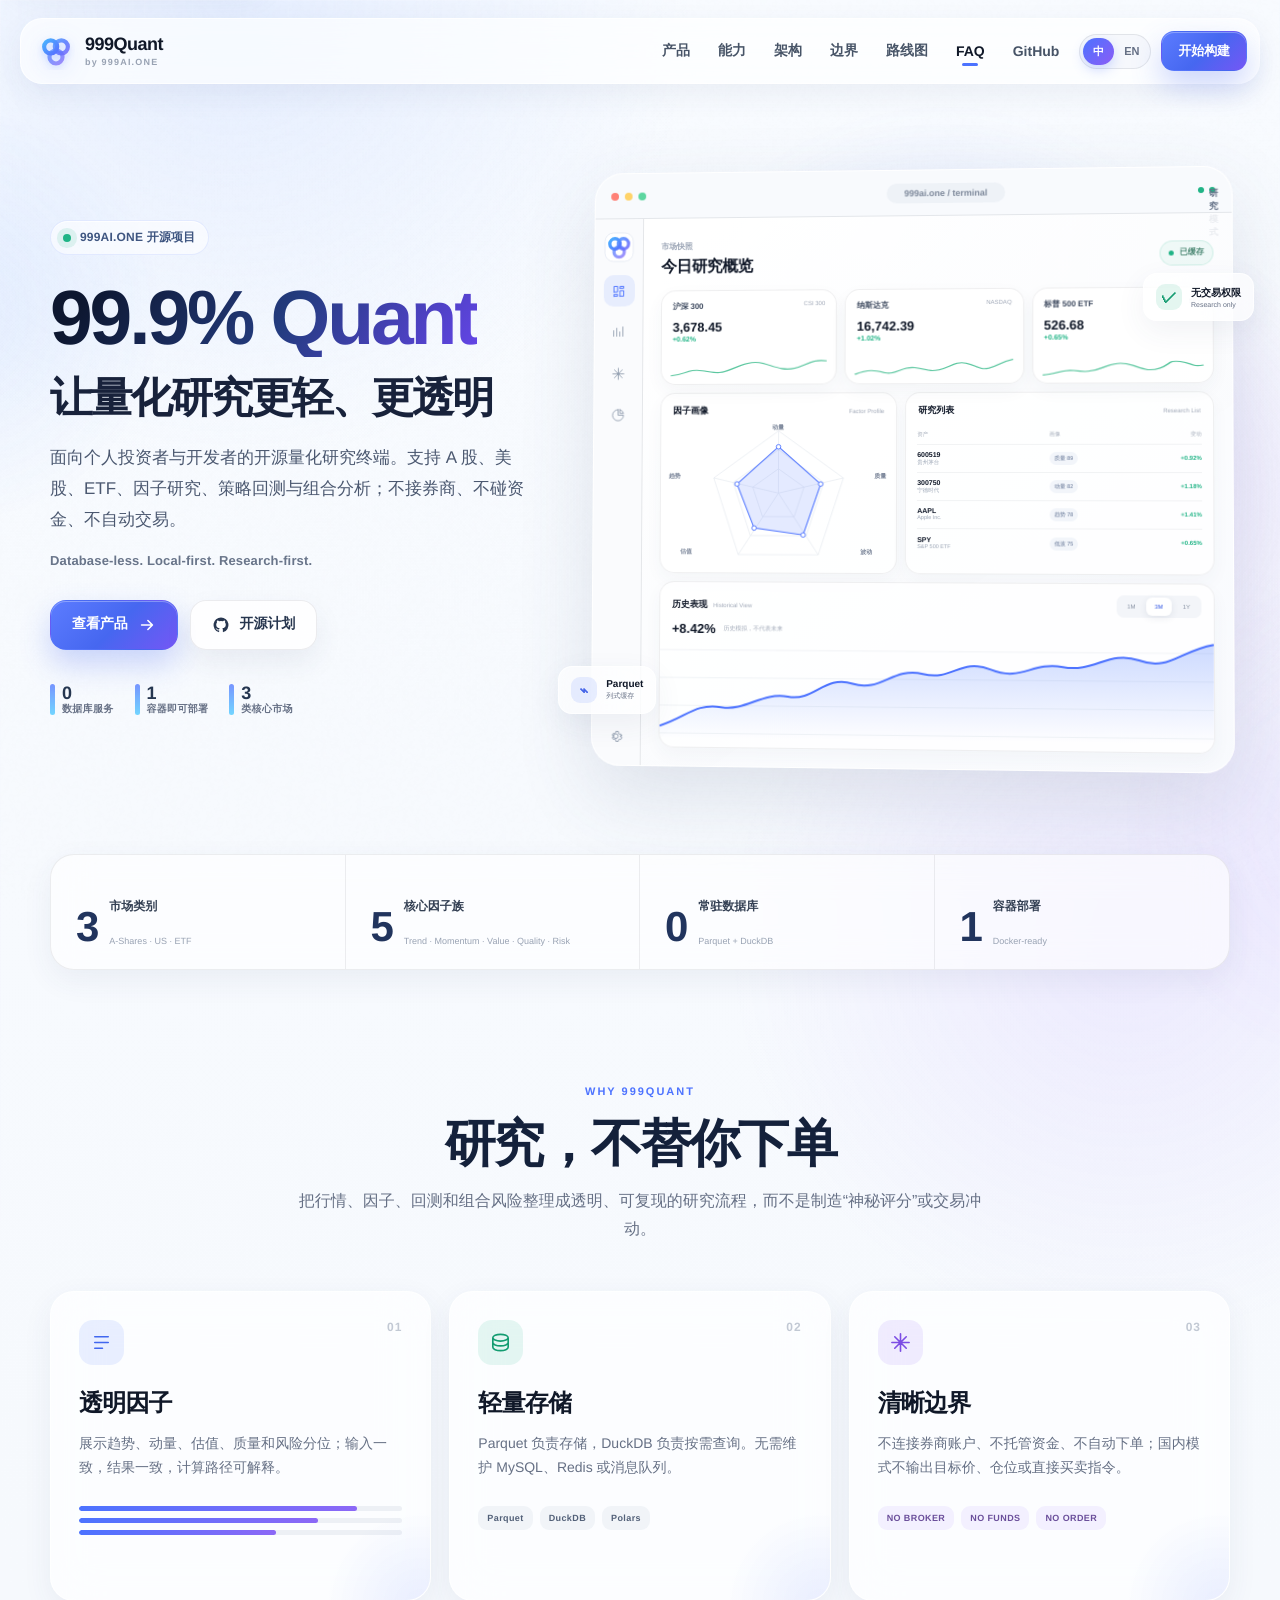
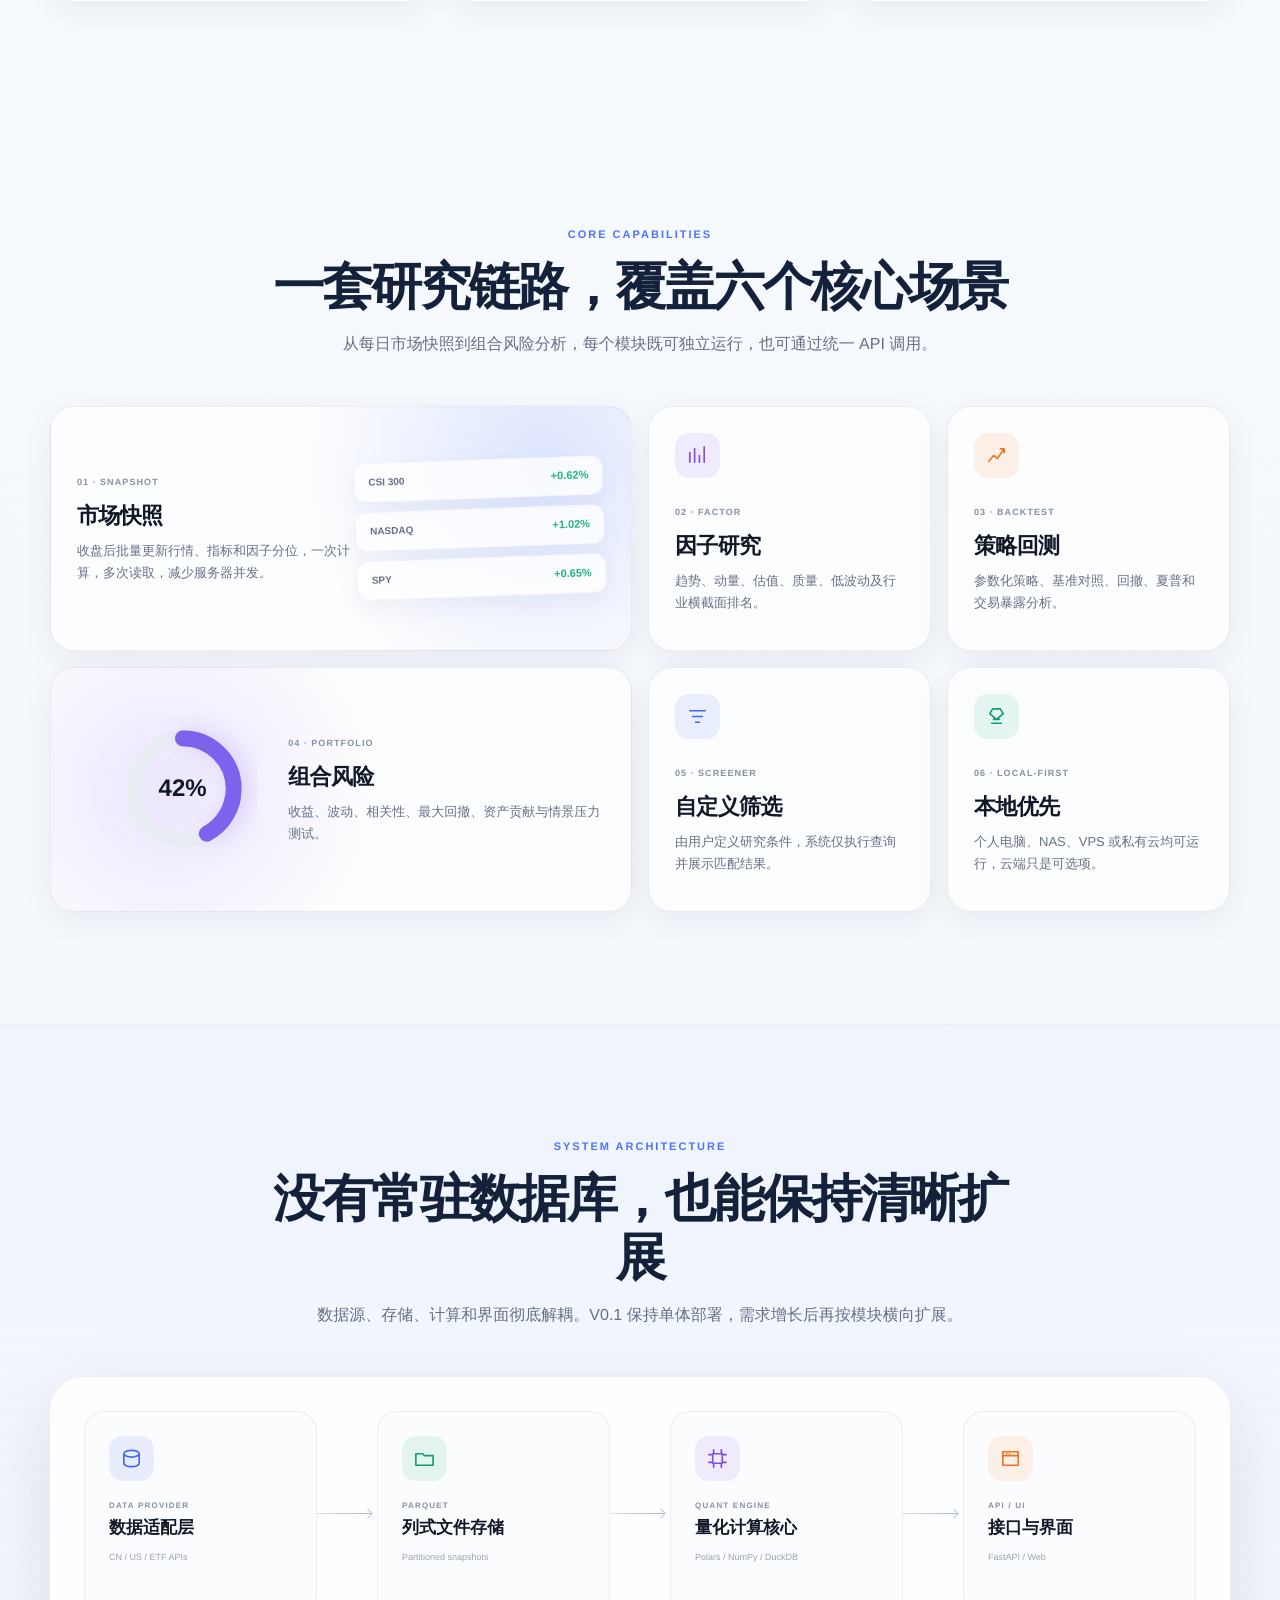
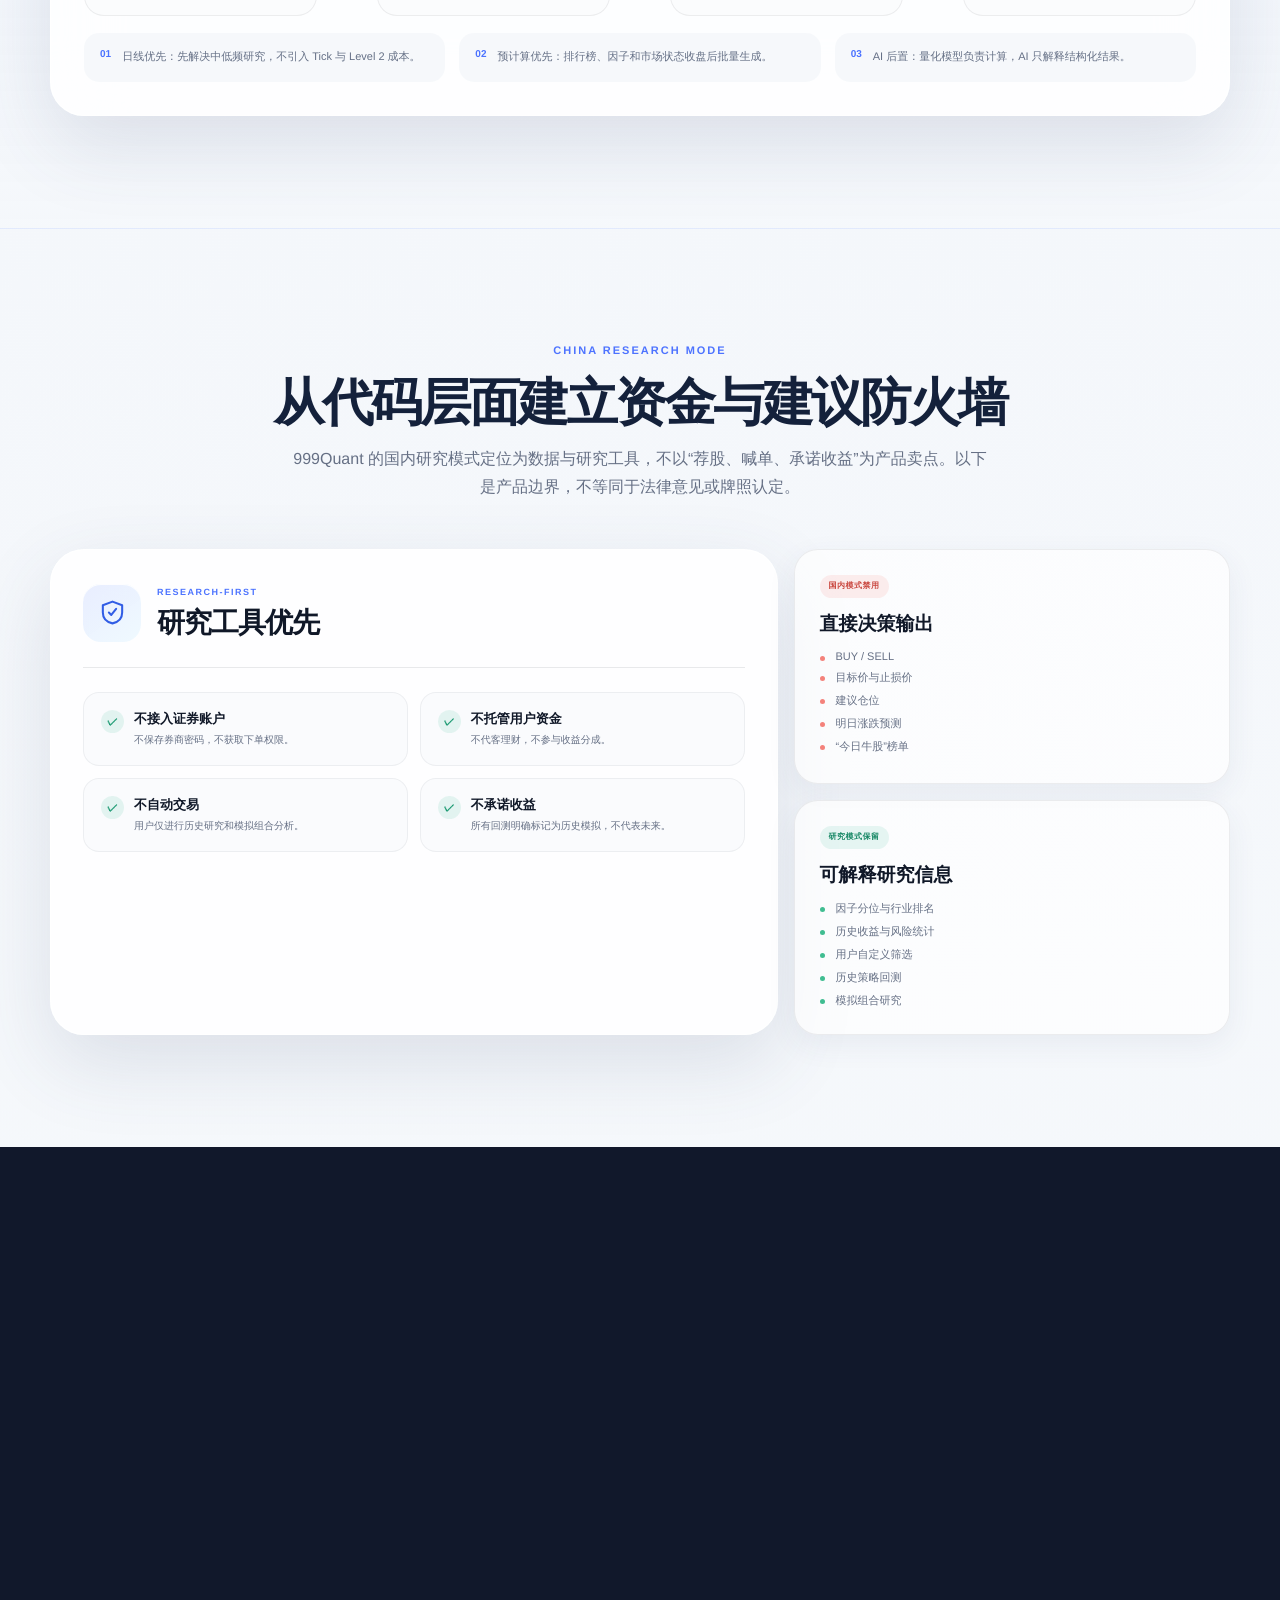
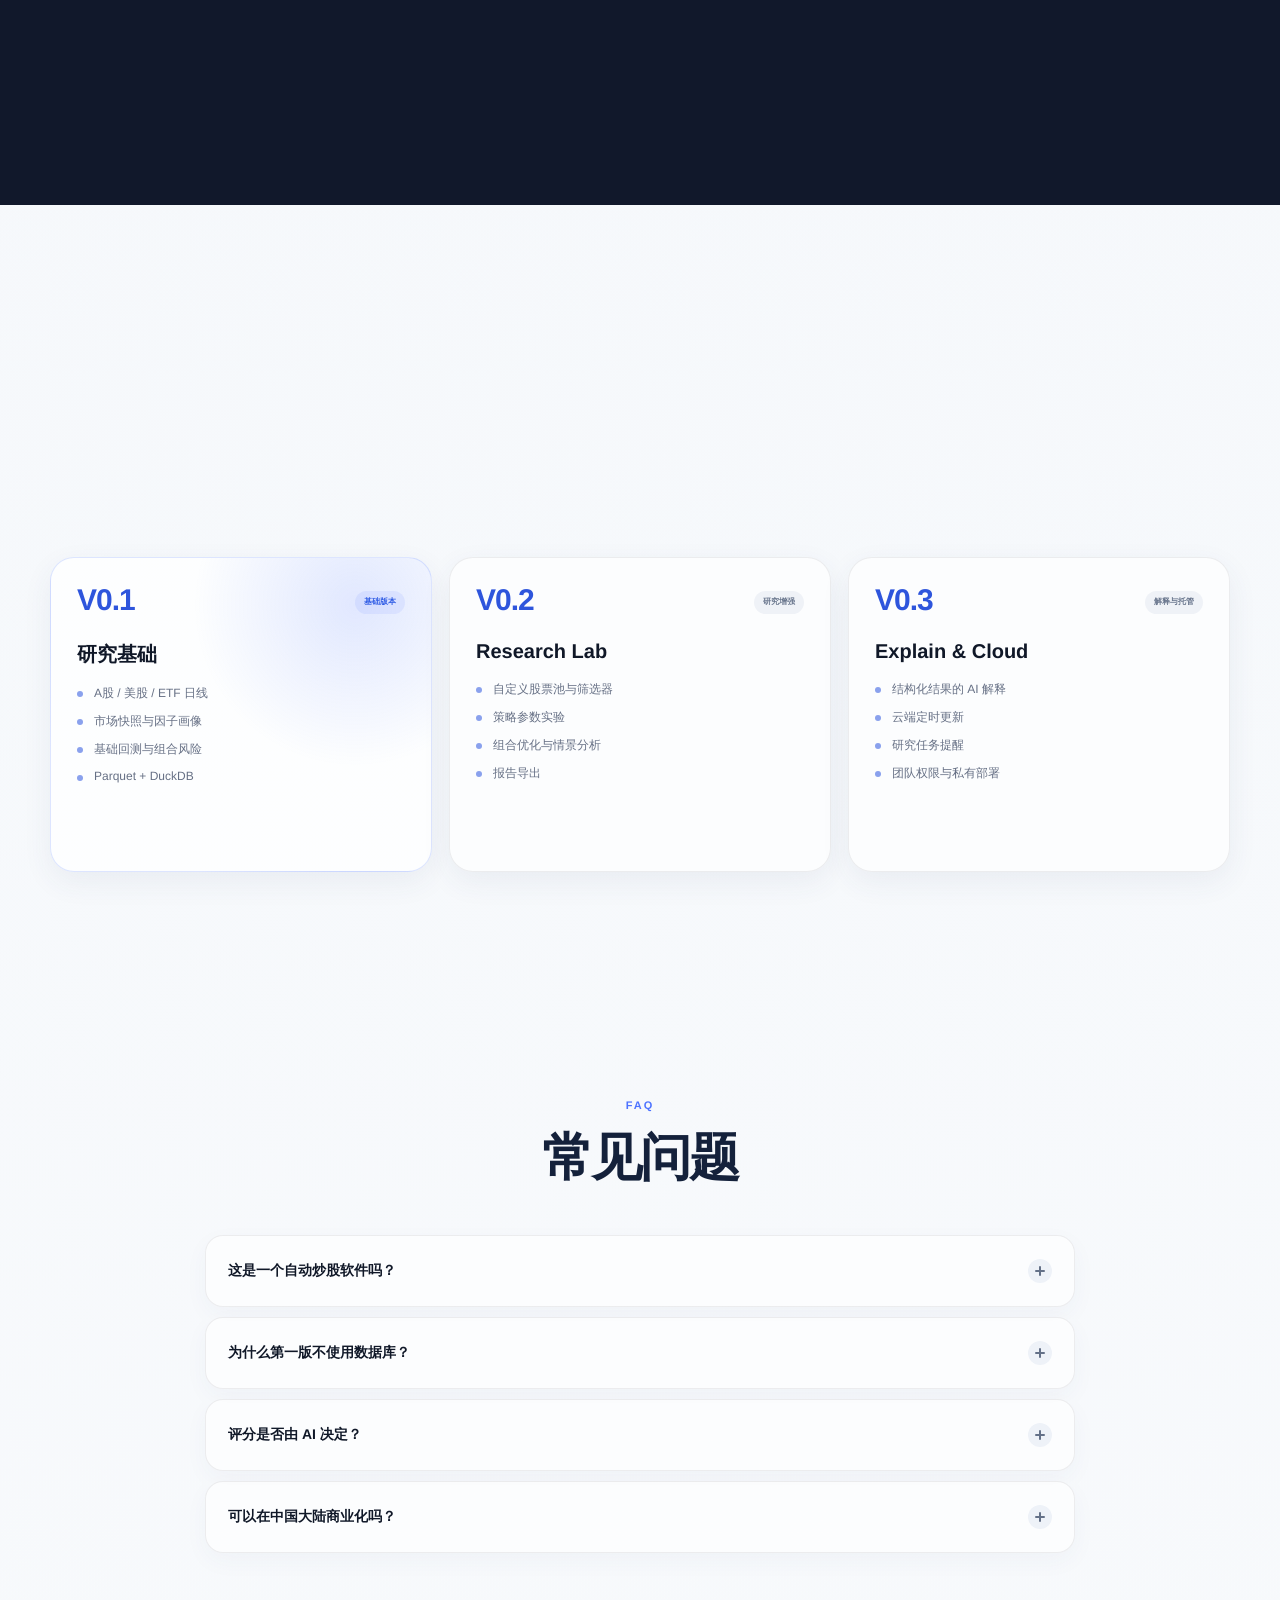
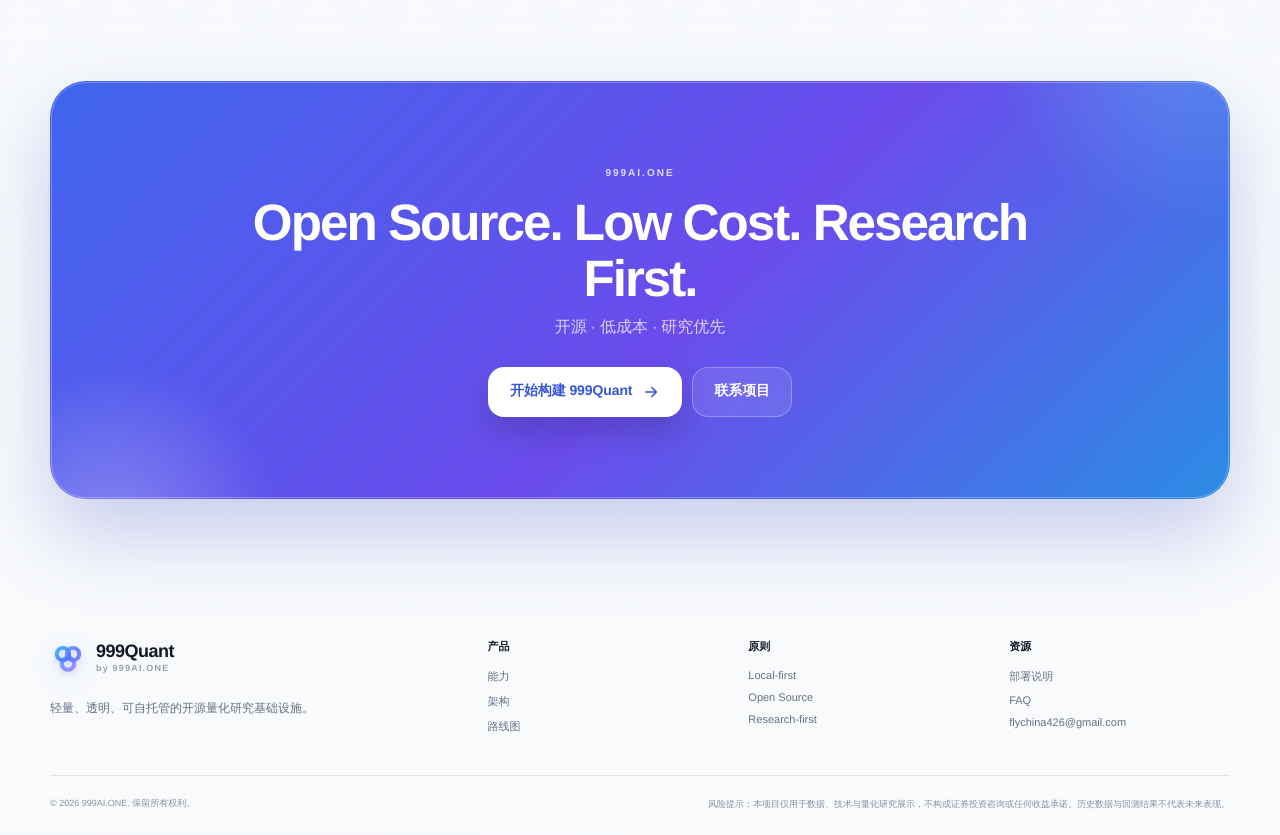
<file: index.html>
<!doctype html>
<html lang="zh-CN">
<head>
  <meta charset="utf-8" />
  <meta name="viewport" content="width=device-width, initial-scale=1" />
  <meta name="theme-color" content="#f5f7fb" />
  <meta name="description" content="999Quant 是 999AI.ONE 旗下的开源轻量量化研究终端，支持 A 股、美股、ETF、因子研究、策略回测与组合分析。" />
  <meta name="keywords" content="999Quant, 999AI, 量化研究, 开源量化, A股, 美股, ETF, 回测, 因子研究" />
  <meta name="author" content="999AI.ONE" />
  <meta property="og:type" content="website" />
  <meta property="og:site_name" content="999Quant" />
  <meta property="og:title" content="999Quant — 开源轻量量化研究终端" />
  <meta property="og:description" content="Database-less. Local-first. Research-first." />
  <meta property="og:url" content="https://999ai.one/" />
  <meta property="og:image" content="https://999ai.one/assets/og-cover.png" />
  <meta name="twitter:card" content="summary_large_image" />
  <link rel="canonical" href="https://999ai.one/" />
  <link rel="icon" href="assets/favicon.svg" type="image/svg+xml" />
  <link rel="apple-touch-icon" href="assets/apple-touch-icon.png" />
  <link rel="manifest" href="manifest.webmanifest" />
  <link rel="stylesheet" href="styles.css" />
  <title>999Quant | 开源轻量量化研究终端</title>
</head>
<body>
  <a class="skip-link" href="#main">跳到主要内容 / Skip to content</a>

  <div class="page-noise" aria-hidden="true"></div>
  <div class="ambient ambient-one" aria-hidden="true"></div>
  <div class="ambient ambient-two" aria-hidden="true"></div>

  <header class="site-header" id="top">
    <div class="nav-shell glass">
      <a class="brand" href="#top" aria-label="999Quant 首页">
        <img src="assets/logo.svg" alt="" width="38" height="38" />
        <span class="brand-copy">
          <strong>999Quant</strong>
          <small>by 999AI.ONE</small>
        </span>
      </a>

      <button class="nav-toggle" aria-label="打开导航" aria-expanded="false" aria-controls="site-nav">
        <span></span><span></span><span></span>
      </button>

      <nav class="main-nav" id="site-nav" aria-label="主导航">
        <a href="#product" data-i18n="nav.product">产品</a>
        <a href="#capabilities" data-i18n="nav.capabilities">能力</a>
        <a href="#architecture" data-i18n="nav.architecture">架构</a>
        <a href="#boundaries" data-i18n="nav.boundaries">边界</a>
        <a href="#roadmap" data-i18n="nav.roadmap">路线图</a>
        <a href="#faq">FAQ</a>
        <a id="githubLink" href="#open-source">GitHub</a>
      </nav>

      <div class="nav-actions">
        <button class="language-switch" id="languageSwitch" type="button" aria-label="切换语言">
          <span class="language-option is-active" data-lang-option="zh">中</span>
          <span class="language-option" data-lang-option="en">EN</span>
        </button>
        <a class="button button-small button-primary" href="#deploy" data-i18n="nav.start">开始构建</a>
      </div>
    </div>
  </header>

  <main id="main">
    <section class="hero section-shell" aria-labelledby="hero-title">
      <div class="hero-copy reveal">
        <div class="eyebrow"><span class="pulse-dot"></span><span data-i18n="hero.eyebrow">999AI.ONE 开源项目</span></div>
        <h1 id="hero-title">
          <span class="hero-name">99.9% Quant</span>
          <span class="hero-title-line" data-i18n="hero.title">让量化研究更轻、更透明</span>
        </h1>
        <p class="hero-subtitle" data-i18n="hero.subtitle">
          面向个人投资者与开发者的开源量化研究终端。支持 A 股、美股、ETF、因子研究、策略回测与组合分析；不接券商、不碰资金、不自动交易。
        </p>
        <p class="hero-english">Database-less. Local-first. Research-first.</p>

        <div class="hero-actions">
          <a class="button button-primary" href="https://app.999ai.one/">
            <span data-i18n="hero.demo">查看产品演示</span>
            <svg viewBox="0 0 20 20" aria-hidden="true"><path d="M4 10h11M11 5l5 5-5 5" /></svg>
          </a>
          <a class="button button-secondary" href="#open-source">
            <svg viewBox="0 0 24 24" aria-hidden="true"><path d="M12 2a10 10 0 0 0-3.16 19.49c.5.09.68-.22.68-.48v-1.88c-2.78.6-3.37-1.18-3.37-1.18-.45-1.16-1.11-1.47-1.11-1.47-.91-.62.07-.61.07-.61 1 .07 1.53 1.03 1.53 1.03.9 1.53 2.35 1.09 2.92.83.09-.65.35-1.09.64-1.34-2.22-.25-4.56-1.11-4.56-4.94 0-1.09.39-1.98 1.03-2.68-.1-.25-.45-1.27.1-2.64 0 0 .84-.27 2.75 1.02A9.55 9.55 0 0 1 12 6.82a9.54 9.54 0 0 1 2.5.34c1.91-1.3 2.75-1.02 2.75-1.02.55 1.37.2 2.39.1 2.64.64.7 1.03 1.59 1.03 2.68 0 3.84-2.34 4.68-4.57 4.93.36.31.68.92.68 1.86v2.76c0 .27.18.58.69.48A10 10 0 0 0 12 2Z" /></svg>
            <span data-i18n="hero.opensource">开源计划</span>
          </a>
        </div>

        <div class="hero-trust" aria-label="产品原则">
          <span><i></i><b>0</b><em data-i18n="hero.trustDb">数据库服务</em></span>
          <span><i></i><b>1</b><em data-i18n="hero.trustContainer">容器即可部署</em></span>
          <span><i></i><b>3</b><em data-i18n="hero.trustMarkets">类核心市场</em></span>
        </div>
      </div>

      <div class="hero-visual reveal" aria-label="999Quant 产品界面演示">
        <div class="visual-halo" aria-hidden="true"></div>
        <div class="device-window glass-strong">
          <div class="window-bar">
            <div class="window-dots"><span></span><span></span><span></span></div>
            <div class="window-domain">999ai.one / terminal</div>
            <div class="window-status"><span></span><span data-i18n="dashboard.research">研究模式</span></div>
          </div>
          <div class="terminal-layout">
            <aside class="terminal-sidebar" aria-label="演示侧栏">
              <div class="mini-brand"><img src="assets/favicon.svg" alt="" /></div>
              <button class="side-item is-active" aria-label="总览"><svg viewBox="0 0 24 24"><path d="M4 13h6V4H4v9Zm10 7h6V11h-6v9ZM4 20h6v-3H4v3Zm10-13h6V4h-6v3Z" /></svg></button>
              <button class="side-item" aria-label="市场"><svg viewBox="0 0 24 24"><path d="M4 18V9m5 9V5m5 13v-7m5 7V3" /></svg></button>
              <button class="side-item" aria-label="因子"><svg viewBox="0 0 24 24"><path d="M12 3v18M3 12h18M5.6 5.6l12.8 12.8m0-12.8L5.6 18.4" /></svg></button>
              <button class="side-item" aria-label="组合"><svg viewBox="0 0 24 24"><path d="M12 3a9 9 0 1 0 9 9h-9V3Zm3 0v6h6A9 9 0 0 0 15 3Z" /></svg></button>
              <button class="side-item side-bottom" aria-label="设置"><svg viewBox="0 0 24 24"><path d="M12 15.5A3.5 3.5 0 1 0 12 8a3.5 3.5 0 0 0 0 7.5Zm8-3.5 2-1-2-3-2.2.6a8 8 0 0 0-1.3-.8L16 4h-4l-.5 2.8a8 8 0 0 0-1.3.8L8 7 6 10l2 1a8 8 0 0 0 0 2l-2 1 2 3 2.2-.6a8 8 0 0 0 1.3.8L12 20h4l.5-2.8a8 8 0 0 0 1.3-.8L20 17l2-3-2-1a8 8 0 0 0 0-2Z" /></svg></button>
            </aside>

            <div class="terminal-main">
              <div class="terminal-heading">
                <div>
                  <small data-i18n="dashboard.overview">市场快照</small>
                  <h2 data-i18n="dashboard.today">今日研究概览</h2>
                </div>
                <div class="sync-chip"><span></span><b data-i18n="dashboard.cached">已缓存</b></div>
              </div>

              <div class="market-grid">
                <article class="market-card">
                  <div><span>沪深 300</span><small>CSI 300</small></div>
                  <strong>3,678.45</strong>
                  <em class="positive">+0.62%</em>
                  <svg class="sparkline" viewBox="0 0 120 32" preserveAspectRatio="none"><path d="M1 26C12 25 14 16 25 19s13 5 22-2 16-12 24-8 15 11 24 7 13-13 24-10" /></svg>
                </article>
                <article class="market-card">
                  <div><span>纳斯达克</span><small>NASDAQ</small></div>
                  <strong>16,742.39</strong>
                  <em class="positive">+1.02%</em>
                  <svg class="sparkline" viewBox="0 0 120 32" preserveAspectRatio="none"><path d="M1 25c11-8 16-5 23-2s13-9 22-7 10 6 18 3 12-12 20-9 10 10 17 7 8-8 18-12" /></svg>
                </article>
                <article class="market-card">
                  <div><span>标普 500 ETF</span><small>SPY</small></div>
                  <strong>526.68</strong>
                  <em class="positive">+0.65%</em>
                  <svg class="sparkline" viewBox="0 0 120 32" preserveAspectRatio="none"><path d="M1 27c10-1 15-8 23-6s13 2 21-4 14-8 22-3 12 9 20 4 6-11 15-9 8 8 17 5" /></svg>
                </article>
              </div>

              <div class="dashboard-grid">
                <article class="panel factor-panel">
                  <div class="panel-title"><span data-i18n="dashboard.factor">因子画像</span><small>Factor Profile</small></div>
                  <div class="radar-wrap" aria-label="因子雷达图">
                    <svg class="radar" viewBox="0 0 220 190" role="img">
                      <g class="radar-grid">
                        <path d="M110 14 196 76 163 177 57 177 24 76Z" />
                        <path d="M110 39 170 82 147 152 73 152 50 82Z" />
                        <path d="M110 64 144 88 131 127 89 127 76 88Z" />
                        <path d="M110 14v82M196 76 110 96M163 177 110 96M57 177 110 96M24 76 110 96" />
                      </g>
                      <path class="radar-shape" d="M110 35 166 84 143 151 78 142 55 84Z" />
                      <circle cx="110" cy="35" r="3"/><circle cx="166" cy="84" r="3"/><circle cx="143" cy="151" r="3"/><circle cx="78" cy="142" r="3"/><circle cx="55" cy="84" r="3"/>
                    </svg>
                    <span class="radar-label label-top" data-i18n="factor.momentum">动量</span>
                    <span class="radar-label label-right" data-i18n="factor.quality">质量</span>
                    <span class="radar-label label-bottom-right" data-i18n="factor.volatility">波动</span>
                    <span class="radar-label label-bottom-left" data-i18n="factor.value">估值</span>
                    <span class="radar-label label-left" data-i18n="factor.trend">趋势</span>
                  </div>
                </article>

                <article class="panel watch-panel">
                  <div class="panel-title"><span data-i18n="dashboard.watchlist">研究列表</span><small>Research List</small></div>
                  <div class="watch-table">
                    <div class="watch-row watch-head"><span data-i18n="dashboard.asset">资产</span><span data-i18n="dashboard.profile">画像</span><span data-i18n="dashboard.change">变动</span></div>
                    <div class="watch-row"><span><b>600519</b><small>贵州茅台</small></span><span class="profile-chip">质量 89</span><em class="positive">+0.92%</em></div>
                    <div class="watch-row"><span><b>300750</b><small>宁德时代</small></span><span class="profile-chip">动量 82</span><em class="positive">+1.18%</em></div>
                    <div class="watch-row"><span><b>AAPL</b><small>Apple Inc.</small></span><span class="profile-chip">趋势 78</span><em class="positive">+1.41%</em></div>
                    <div class="watch-row"><span><b>SPY</b><small>S&amp;P 500 ETF</small></span><span class="profile-chip">低波 75</span><em class="positive">+0.65%</em></div>
                  </div>
                </article>

                <article class="panel chart-panel">
                  <div class="panel-title chart-title">
                    <div><span data-i18n="dashboard.history">历史表现</span><small>Historical View</small></div>
                    <div class="period-switch" aria-label="时间区间">
                      <button data-period="1M">1M</button><button data-period="3M" class="is-active">3M</button><button data-period="1Y">1Y</button>
                    </div>
                  </div>
                  <div class="chart-metrics"><strong>+8.42%</strong><span data-i18n="dashboard.simulation">历史模拟，不代表未来</span></div>
                  <svg class="line-chart" viewBox="0 0 620 132" preserveAspectRatio="none" role="img" aria-label="历史表现折线图">
                    <defs>
                      <linearGradient id="chartFill" x1="0" y1="0" x2="0" y2="1"><stop offset="0" stop-color="#4d7cff" stop-opacity=".28"/><stop offset="1" stop-color="#4d7cff" stop-opacity="0"/></linearGradient>
                    </defs>
                    <g class="chart-grid-lines"><path d="M0 20h620M0 55h620M0 90h620M0 125h620" /></g>
                    <path class="chart-area" d="M0 116 C32 104 41 87 70 92 S116 72 146 78 S187 50 219 61 S264 39 298 48 S339 27 374 42 S419 31 454 38 S505 16 538 29 S582 17 620 9 L620 132 L0 132 Z" />
                    <path class="chart-line" d="M0 116 C32 104 41 87 70 92 S116 72 146 78 S187 50 219 61 S264 39 298 48 S339 27 374 42 S419 31 454 38 S505 16 538 29 S582 17 620 9" />
                  </svg>
                </article>
              </div>
            </div>
          </div>
        </div>
        <div class="floating-note note-one glass"><span class="note-icon">⌁</span><div><b>Parquet</b><small data-i18n="dashboard.storage">列式缓存</small></div></div>
        <div class="floating-note note-two glass"><span class="note-icon">✓</span><div><b data-i18n="dashboard.noTrade">无交易权限</b><small>Research only</small></div></div>
      </div>
    </section>

    <section class="metric-strip section-shell reveal" aria-label="项目数据">
      <div><strong data-count="3">0</strong><span data-i18n="metrics.markets">市场类别</span><small>A-Shares · US · ETF</small></div>
      <div><strong data-count="5">0</strong><span data-i18n="metrics.factors">核心因子族</span><small>Trend · Momentum · Value · Quality · Risk</small></div>
      <div><strong data-count="0">0</strong><span data-i18n="metrics.database">常驻数据库</span><small>Parquet + DuckDB</small></div>
      <div><strong data-count="1">0</strong><span data-i18n="metrics.container">容器部署</span><small>Docker-ready</small></div>
    </section>

    <section class="section section-shell" id="product">
      <div class="section-heading reveal">
        <span class="section-kicker">WHY 999QUANT</span>
        <h2 data-i18n="product.title">研究，不替你下单</h2>
        <p data-i18n="product.subtitle">把行情、因子、回测和组合风险整理成透明、可复现的研究流程，而不是制造“神秘评分”或交易冲动。</p>
      </div>

      <div class="principle-grid">
        <article class="principle-card glass reveal">
          <div class="card-icon icon-blue"><svg viewBox="0 0 24 24"><path d="M5 6h14M5 12h14M5 18h8" /></svg></div>
          <span class="card-index">01</span>
          <h3 data-i18n="product.transparentTitle">透明因子</h3>
          <p data-i18n="product.transparentText">展示趋势、动量、估值、质量和风险分位；输入一致，结果一致，计算路径可解释。</p>
          <div class="factor-bars" aria-hidden="true">
            <span><i style="--w:86%"></i></span><span><i style="--w:74%"></i></span><span><i style="--w:61%"></i></span>
          </div>
        </article>
        <article class="principle-card glass reveal">
          <div class="card-icon icon-green"><svg viewBox="0 0 24 24"><path d="M4 7c0-2 3.6-3.5 8-3.5S20 5 20 7s-3.6 3.5-8 3.5S4 9 4 7Zm0 0v5c0 2 3.6 3.5 8 3.5s8-1.5 8-3.5V7M4 12v5c0 2 3.6 3.5 8 3.5s8-1.5 8-3.5v-5" /></svg></div>
          <span class="card-index">02</span>
          <h3 data-i18n="product.lightTitle">轻量存储</h3>
          <p data-i18n="product.lightText">Parquet 负责存储，DuckDB 负责按需查询。无需维护 MySQL、Redis 或消息队列。</p>
          <div class="storage-stack" aria-hidden="true"><span>Parquet</span><span>DuckDB</span><span>Polars</span></div>
        </article>
        <article class="principle-card glass reveal">
          <div class="card-icon icon-purple"><svg viewBox="0 0 24 24"><path d="M12 3v18M3 12h18M6 6l12 12M18 6 6 18" /></svg></div>
          <span class="card-index">03</span>
          <h3 data-i18n="product.boundaryTitle">清晰边界</h3>
          <p data-i18n="product.boundaryText">不连接券商账户、不托管资金、不自动下单；国内模式不输出目标价、仓位或直接买卖指令。</p>
          <div class="boundary-tags" aria-hidden="true"><span>NO BROKER</span><span>NO FUNDS</span><span>NO ORDER</span></div>
        </article>
      </div>
    </section>

    <section class="section section-shell" id="capabilities">
      <div class="section-heading reveal">
        <span class="section-kicker">CORE CAPABILITIES</span>
        <h2 data-i18n="cap.title">一套研究链路，覆盖六个核心场景</h2>
        <p data-i18n="cap.subtitle">从每日市场快照到组合风险分析，每个模块既可独立运行，也可通过统一 API 调用。</p>
      </div>

      <div class="bento-grid">
        <article class="bento-card bento-large market-snapshot reveal">
          <div class="bento-copy">
            <span class="bento-label">01 · SNAPSHOT</span>
            <h3 data-i18n="cap.snapshotTitle">市场快照</h3>
            <p data-i18n="cap.snapshotText">收盘后批量更新行情、指标和因子分位，一次计算，多次读取，减少服务器并发。</p>
          </div>
          <div class="mini-snapshot" aria-hidden="true">
            <div><span>CSI 300</span><b>+0.62%</b></div><div><span>NASDAQ</span><b>+1.02%</b></div><div><span>SPY</span><b>+0.65%</b></div>
          </div>
        </article>

        <article class="bento-card factor-lab reveal">
          <div class="bento-icon icon-purple"><svg viewBox="0 0 24 24"><path d="M4 19V9m5 10V5m5 14v-7m5 7V3" /></svg></div>
          <span class="bento-label">02 · FACTOR</span>
          <h3 data-i18n="cap.factorTitle">因子研究</h3>
          <p data-i18n="cap.factorText">趋势、动量、估值、质量、低波动及行业横截面排名。</p>
        </article>

        <article class="bento-card backtest-lab reveal">
          <div class="bento-icon icon-orange"><svg viewBox="0 0 24 24"><path d="M4 18 9 12l4 3 7-10M16 5h4v4" /></svg></div>
          <span class="bento-label">03 · BACKTEST</span>
          <h3 data-i18n="cap.backtestTitle">策略回测</h3>
          <p data-i18n="cap.backtestText">参数化策略、基准对照、回撤、夏普和交易暴露分析。</p>
        </article>

        <article class="bento-card portfolio-lab reveal">
          <div class="portfolio-visual" aria-hidden="true">
            <svg viewBox="0 0 160 160"><circle cx="80" cy="80" r="54"/><circle class="portfolio-segment" cx="80" cy="80" r="54" /></svg>
            <span>42%</span>
          </div>
          <div class="bento-copy">
            <span class="bento-label">04 · PORTFOLIO</span>
            <h3 data-i18n="cap.portfolioTitle">组合风险</h3>
            <p data-i18n="cap.portfolioText">收益、波动、相关性、最大回撤、资产贡献与情景压力测试。</p>
          </div>
        </article>

        <article class="bento-card screener-lab reveal">
          <div class="bento-icon icon-blue"><svg viewBox="0 0 24 24"><path d="M4 6h16M7 12h10M10 18h4" /></svg></div>
          <span class="bento-label">05 · SCREENER</span>
          <h3 data-i18n="cap.screenerTitle">自定义筛选</h3>
          <p data-i18n="cap.screenerText">由用户定义研究条件，系统仅执行查询并展示匹配结果。</p>
        </article>

        <article class="bento-card selfhost-lab reveal">
          <div class="bento-icon icon-green"><svg viewBox="0 0 24 24"><path d="M7 19h10M9 15h6M8 4h8l3 5-7 6-7-6 3-5Z" /></svg></div>
          <span class="bento-label">06 · LOCAL-FIRST</span>
          <h3 data-i18n="cap.selfhostTitle">本地优先</h3>
          <p data-i18n="cap.selfhostText">个人电脑、NAS、VPS 或私有云均可运行，云端只是可选项。</p>
        </article>
      </div>
    </section>

    <section class="section architecture-section" id="architecture">
      <div class="section-shell">
        <div class="section-heading reveal">
          <span class="section-kicker">SYSTEM ARCHITECTURE</span>
          <h2 data-i18n="arch.title">没有常驻数据库，也能保持清晰扩展</h2>
          <p data-i18n="arch.subtitle">数据源、存储、计算和界面彻底解耦。V0.1 保持单体部署，需求增长后再按模块横向扩展。</p>
        </div>

        <div class="architecture-board glass-strong reveal">
          <div class="architecture-flow">
            <article class="arch-node">
              <div class="arch-icon icon-blue"><svg viewBox="0 0 24 24"><path d="M4 7c0-2 3.6-3.5 8-3.5S20 5 20 7s-3.6 3.5-8 3.5S4 9 4 7Zm0 0v10c0 2 3.6 3.5 8 3.5s8-1.5 8-3.5V7" /></svg></div>
              <span>DATA PROVIDER</span><h3 data-i18n="arch.provider">数据适配层</h3><small>CN / US / ETF APIs</small>
            </article>
            <div class="arch-arrow"><span></span><svg viewBox="0 0 24 24"><path d="m9 5 7 7-7 7" /></svg></div>
            <article class="arch-node">
              <div class="arch-icon icon-green"><svg viewBox="0 0 24 24"><path d="M3 7h7l2 2h9v10H3V7Z" /></svg></div>
              <span>PARQUET</span><h3 data-i18n="arch.storage">列式文件存储</h3><small>Partitioned snapshots</small>
            </article>
            <div class="arch-arrow"><span></span><svg viewBox="0 0 24 24"><path d="m9 5 7 7-7 7" /></svg></div>
            <article class="arch-node">
              <div class="arch-icon icon-purple"><svg viewBox="0 0 24 24"><path d="M8 3v3m8-3v3M8 18v3m8-3v3M3 8h3m-3 8h3m12-8h3m-3 8h3M7 7h10v10H7V7Z" /></svg></div>
              <span>QUANT ENGINE</span><h3 data-i18n="arch.engine">量化计算核心</h3><small>Polars / NumPy / DuckDB</small>
            </article>
            <div class="arch-arrow"><span></span><svg viewBox="0 0 24 24"><path d="m9 5 7 7-7 7" /></svg></div>
            <article class="arch-node">
              <div class="arch-icon icon-orange"><svg viewBox="0 0 24 24"><path d="M4 5h16v14H4V5Zm0 4h16M8 7h.01M11 7h.01" /></svg></div>
              <span>API / UI</span><h3 data-i18n="arch.interface">接口与界面</h3><small>FastAPI / Web</small>
            </article>
          </div>

          <div class="architecture-notes">
            <div><span>01</span><p data-i18n="arch.note1">日线优先：先解决中低频研究，不引入 Tick 与 Level 2 成本。</p></div>
            <div><span>02</span><p data-i18n="arch.note2">预计算优先：排行榜、因子和市场状态收盘后批量生成。</p></div>
            <div><span>03</span><p data-i18n="arch.note3">AI 后置：量化模型负责计算，AI 只解释结构化结果。</p></div>
          </div>
        </div>
      </div>
    </section>

    <section class="section section-shell" id="boundaries">
      <div class="section-heading reveal">
        <span class="section-kicker">CHINA RESEARCH MODE</span>
        <h2 data-i18n="boundary.title">从代码层面建立资金与建议防火墙</h2>
        <p data-i18n="boundary.subtitle">999Quant 的国内研究模式定位为数据与研究工具，不以“荐股、喊单、承诺收益”为产品卖点。以下是产品边界，不等同于法律意见或牌照认定。</p>
      </div>

      <div class="boundary-layout">
        <article class="boundary-main glass-strong reveal">
          <div class="boundary-heading">
            <div class="shield-orbit"><svg viewBox="0 0 24 24"><path d="M12 3 20 6v6c0 5-3.4 8-8 9-4.6-1-8-4-8-9V6l8-3Zm-3 9 2 2 4-5" /></svg></div>
            <div><small>RESEARCH-FIRST</small><h3 data-i18n="boundary.mainTitle">研究工具优先</h3></div>
          </div>
          <div class="boundary-list">
            <div><span class="status-check">✓</span><p><b data-i18n="boundary.noBrokerTitle">不接入证券账户</b><small data-i18n="boundary.noBrokerText">不保存券商密码，不获取下单权限。</small></p></div>
            <div><span class="status-check">✓</span><p><b data-i18n="boundary.noFundsTitle">不托管用户资金</b><small data-i18n="boundary.noFundsText">不代客理财，不参与收益分成。</small></p></div>
            <div><span class="status-check">✓</span><p><b data-i18n="boundary.noOrderTitle">不自动交易</b><small data-i18n="boundary.noOrderText">用户仅进行历史研究和模拟组合分析。</small></p></div>
            <div><span class="status-check">✓</span><p><b data-i18n="boundary.noPromiseTitle">不承诺收益</b><small data-i18n="boundary.noPromiseText">所有回测明确标记为历史模拟，不代表未来。</small></p></div>
          </div>
        </article>

        <article class="boundary-side prohibited-card reveal">
          <span class="boundary-badge bad" data-i18n="boundary.blocked">国内模式禁用</span>
          <h3 data-i18n="boundary.blockedTitle">直接决策输出</h3>
          <ul>
            <li>BUY / SELL</li><li data-i18n="boundary.targetPrice">目标价与止损价</li><li data-i18n="boundary.position">建议仓位</li><li data-i18n="boundary.tomorrow">明日涨跌预测</li><li data-i18n="boundary.stockPicks">“今日牛股”榜单</li>
          </ul>
        </article>

        <article class="boundary-side allowed-card reveal">
          <span class="boundary-badge good" data-i18n="boundary.allowed">研究模式保留</span>
          <h3 data-i18n="boundary.allowedTitle">可解释研究信息</h3>
          <ul>
            <li data-i18n="boundary.factorPercentile">因子分位与行业排名</li><li data-i18n="boundary.historyStats">历史收益与风险统计</li><li data-i18n="boundary.userScreener">用户自定义筛选</li><li data-i18n="boundary.backtest">历史策略回测</li><li data-i18n="boundary.portfolioResearch">模拟组合研究</li>
          </ul>
        </article>
      </div>
    </section>

    <section class="section open-source-section" id="open-source">
      <div class="section-shell open-source-grid">
        <div class="open-source-copy reveal">
          <span class="section-kicker">OPEN SOURCE CORE</span>
          <h2 data-i18n="oss.title">开源核心负责能力，云端版本负责便利</h2>
          <p data-i18n="oss.subtitle">本地核心保持可审计、可替换、可自托管；商业化围绕托管、自动更新、任务提醒、团队权限和技术支持，而不是锁住研究算法。</p>
          <div class="oss-checks">
            <span><i>✓</i><b data-i18n="oss.providers">可插拔数据源</b></span>
            <span><i>✓</i><b data-i18n="oss.engine">独立量化引擎</b></span>
            <span><i>✓</i><b data-i18n="oss.api">统一 Python / REST API</b></span>
            <span><i>✓</i><b data-i18n="oss.selfhost">本地与私有化部署</b></span>
          </div>
          <a class="text-link" href="#roadmap"><span data-i18n="oss.roadmap">查看开源路线图</span><svg viewBox="0 0 20 20"><path d="M4 10h11M11 5l5 5-5 5" /></svg></a>
        </div>

        <div class="code-window reveal" id="deploy">
          <div class="code-window-bar"><div><span></span><span></span><span></span></div><small>Terminal</small><button class="copy-button" type="button" data-copy-target="deployCommand" data-i18n="deploy.copy">复制</button></div>
          <pre id="deployCommand"><code><span class="code-comment"># 1. 下载项目 / Clone</span>
git clone &lt;YOUR_GITHUB_REPOSITORY_URL&gt;

<span class="code-comment"># 2. 启动演示站 / Preview website</span>
cd 999quant-site
python -m http.server 8080

<span class="code-comment"># 3. 浏览器打开 / Open</span>
http://localhost:8080</code></pre>
          <div class="deploy-platforms"><span>GitHub Pages</span><span>Cloudflare Pages</span><span>Vercel</span><span>Netlify</span><span>Nginx</span></div>
        </div>
      </div>
    </section>

    <section class="section section-shell" id="roadmap">
      <div class="section-heading reveal">
        <span class="section-kicker">ROADMAP</span>
        <h2 data-i18n="roadmap.title">先把研究核心做深，再逐步增加便利层</h2>
        <p data-i18n="roadmap.subtitle">路线图刻意控制范围，避免从轻量工具膨胀为昂贵的交易基础设施。</p>
      </div>

      <div class="roadmap-grid">
        <article class="roadmap-card current reveal">
          <span class="roadmap-version">V0.1</span><span class="roadmap-status" data-i18n="roadmap.foundation">基础版本</span>
          <h3 data-i18n="roadmap.v01Title">Research Foundation</h3>
          <ul><li data-i18n="roadmap.v01a">A股 / 美股 / ETF 日线</li><li data-i18n="roadmap.v01b">市场快照与因子画像</li><li data-i18n="roadmap.v01c">基础回测与组合风险</li><li data-i18n="roadmap.v01d">Parquet + DuckDB</li></ul>
        </article>
        <article class="roadmap-card reveal">
          <span class="roadmap-version">V0.2</span><span class="roadmap-status" data-i18n="roadmap.enhance">研究增强</span>
          <h3>Research Lab</h3>
          <ul><li data-i18n="roadmap.v02a">自定义股票池与筛选器</li><li data-i18n="roadmap.v02b">策略参数实验</li><li data-i18n="roadmap.v02c">组合优化与情景分析</li><li data-i18n="roadmap.v02d">报告导出</li></ul>
        </article>
        <article class="roadmap-card reveal">
          <span class="roadmap-version">V0.3</span><span class="roadmap-status" data-i18n="roadmap.explain">解释与托管</span>
          <h3>Explain & Cloud</h3>
          <ul><li data-i18n="roadmap.v03a">结构化结果的 AI 解释</li><li data-i18n="roadmap.v03b">云端定时更新</li><li data-i18n="roadmap.v03c">研究任务提醒</li><li data-i18n="roadmap.v03d">团队权限与私有部署</li></ul>
        </article>
      </div>
    </section>

    <section class="section section-shell faq-section" id="faq">
      <div class="section-heading reveal">
        <span class="section-kicker">FAQ</span>
        <h2 data-i18n="faq.title">常见问题</h2>
      </div>
      <div class="faq-list">
        <details class="faq-item reveal"><summary><span data-i18n="faq.q1">这是一个自动炒股软件吗？</span><i></i></summary><p data-i18n="faq.a1">不是。999Quant 定位为量化研究工具，不连接证券账户、不自动下单，也不托管资金。</p></details>
        <details class="faq-item reveal"><summary><span data-i18n="faq.q2">为什么第一版不使用数据库？</span><i></i></summary><p data-i18n="faq.a2">日线量化研究更适合批处理。Parquet 文件配合 DuckDB 足以完成本地存储与快速查询，减少部署和运维成本。</p></details>
        <details class="faq-item reveal"><summary><span data-i18n="faq.q3">评分是否由 AI 决定？</span><i></i></summary><p data-i18n="faq.a3">不是。因子和风险指标由确定性公式计算；未来的 AI 模块只负责解释结构化结果，不能改写模型分数。</p></details>
        <details class="faq-item reveal"><summary><span data-i18n="faq.q4">可以在中国大陆商业化吗？</span><i></i></summary><p data-i18n="faq.a4">可按“研究工具”方向继续验证，但商业化仍需结合完整功能、收费模式、数据授权和宣传文案进行专业法律及牌照审查。本网站不构成法律意见。</p></details>
      </div>
    </section>

    <section class="cta section-shell reveal">
      <div class="cta-inner">
        <div class="cta-orb one"></div><div class="cta-orb two"></div>
        <span class="cta-kicker">999AI.ONE</span>
        <h2 data-i18n="cta.title">Open Source. Low Cost. Research First.</h2>
        <p data-i18n="cta.subtitle">开源 · 低成本 · 研究优先</p>
        <div class="cta-actions">
          <a class="button button-light" href="#deploy"><span data-i18n="cta.build">开始构建 999Quant</span><svg viewBox="0 0 20 20"><path d="M4 10h11M11 5l5 5-5 5" /></svg></a>
          <a class="button button-ghost-light" id="contactLink" href="mailto:hello@999ai.one"><span data-i18n="cta.contact">联系项目</span></a>
        </div>
      </div>
    </section>
  </main>

  <footer class="site-footer">
    <div class="section-shell footer-grid">
      <div class="footer-brand"><a class="brand" href="#top"><img src="assets/logo.svg" alt="" width="36" height="36" /><span class="brand-copy"><strong>999Quant</strong><small>by 999AI.ONE</small></span></a><p data-i18n="footer.description">轻量、透明、可自托管的开源量化研究基础设施。</p></div>
      <div class="footer-links"><h3 data-i18n="footer.product">产品</h3><a href="#capabilities" data-i18n="nav.capabilities">能力</a><a href="#architecture" data-i18n="nav.architecture">架构</a><a href="#roadmap" data-i18n="nav.roadmap">路线图</a></div>
      <div class="footer-links"><h3 data-i18n="footer.principles">原则</h3><a href="#product">Local-first</a><a href="#open-source">Open Source</a><a href="#boundaries">Research-first</a></div>
      <div class="footer-links"><h3 data-i18n="footer.resources">资源</h3><a href="#deploy" data-i18n="footer.deploy">部署说明</a><a href="#faq">FAQ</a><a href="mailto:flychina426@gmail.com">flychina426@gmail.com</a></div>
    </div>
    <div class="section-shell footer-bottom">
      <p>© <span id="currentYear"></span> 999AI.ONE. <span data-i18n="footer.rights">保留所有权利。</span></p>
      <p class="risk-note" data-i18n="footer.risk">风险提示：本项目仅用于数据、技术与量化研究展示，不构成证券投资咨询或任何收益承诺。历史数据与回测结果不代表未来表现。</p>
    </div>
  </footer>

  <div class="toast" id="toast" role="status" aria-live="polite"></div>
  <script src="site-config.js"></script>
  <script src="script.js"></script>
</body>
</html>
</file>
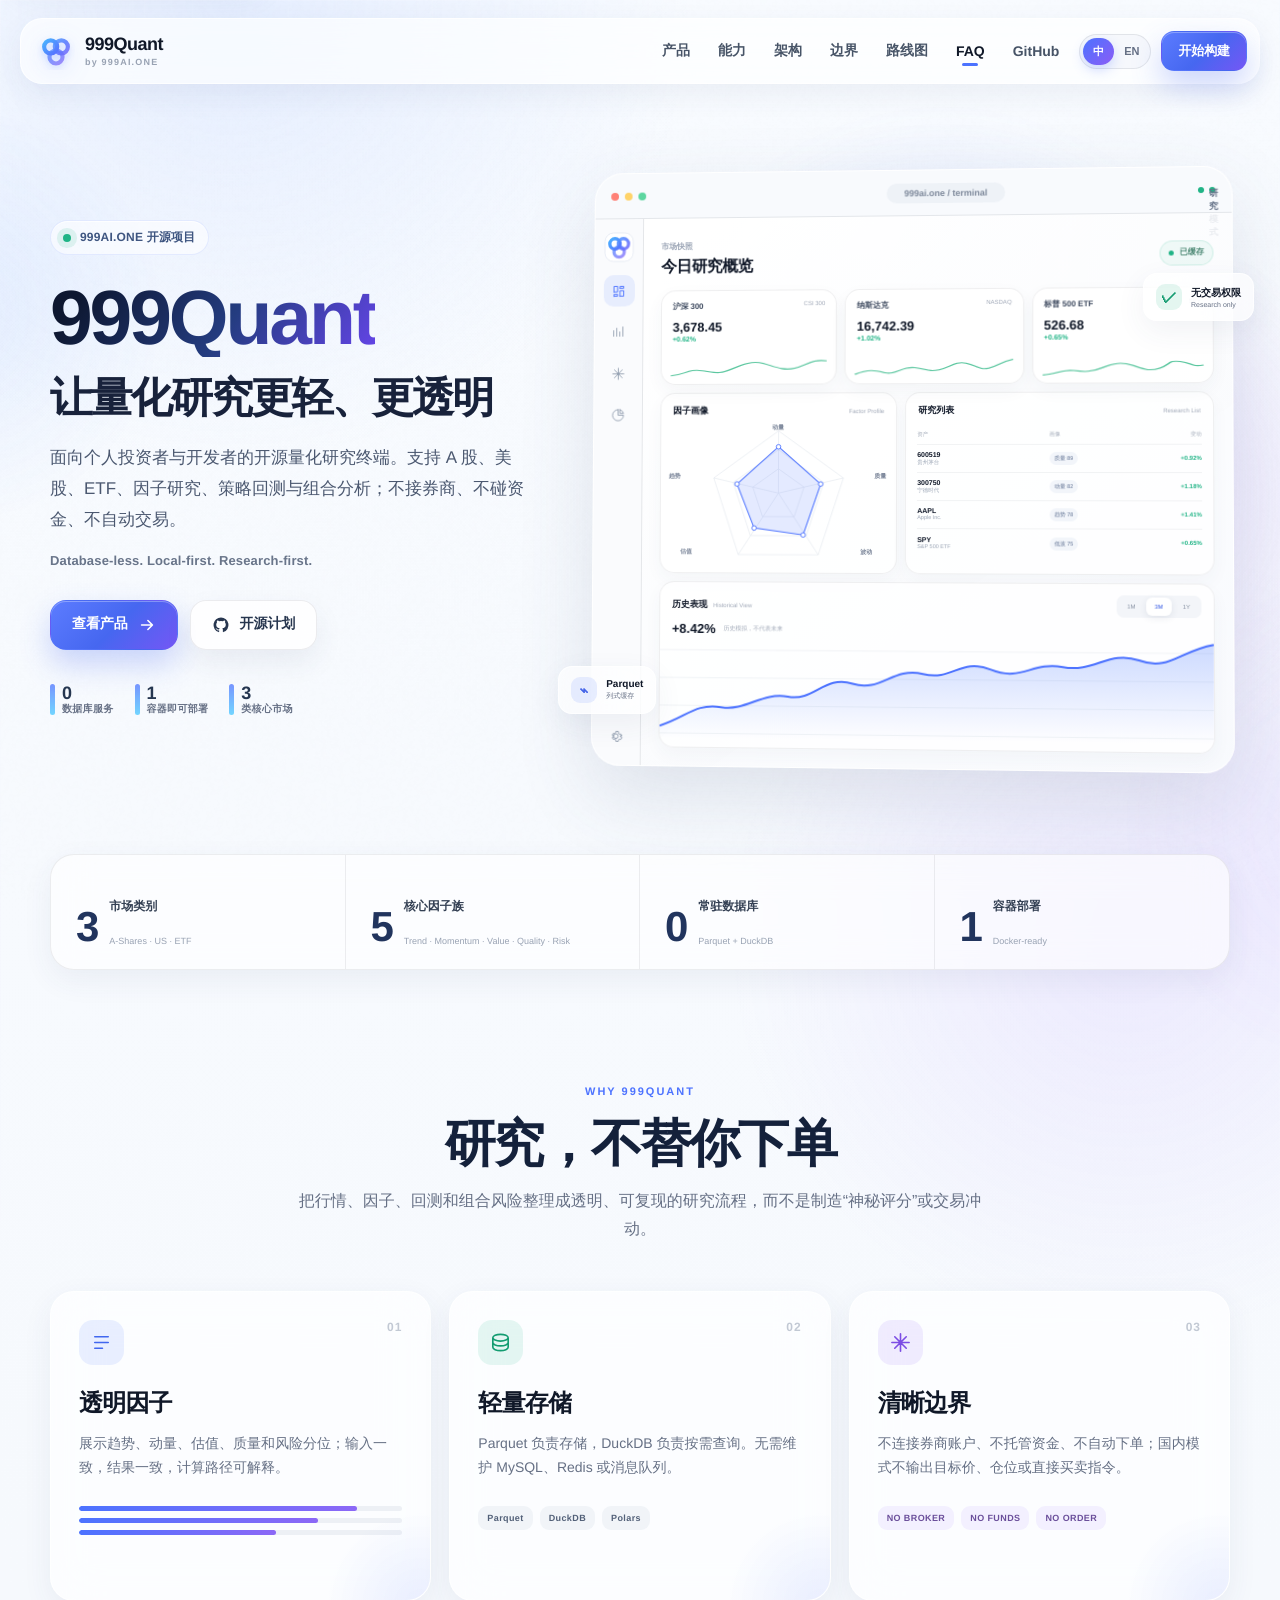
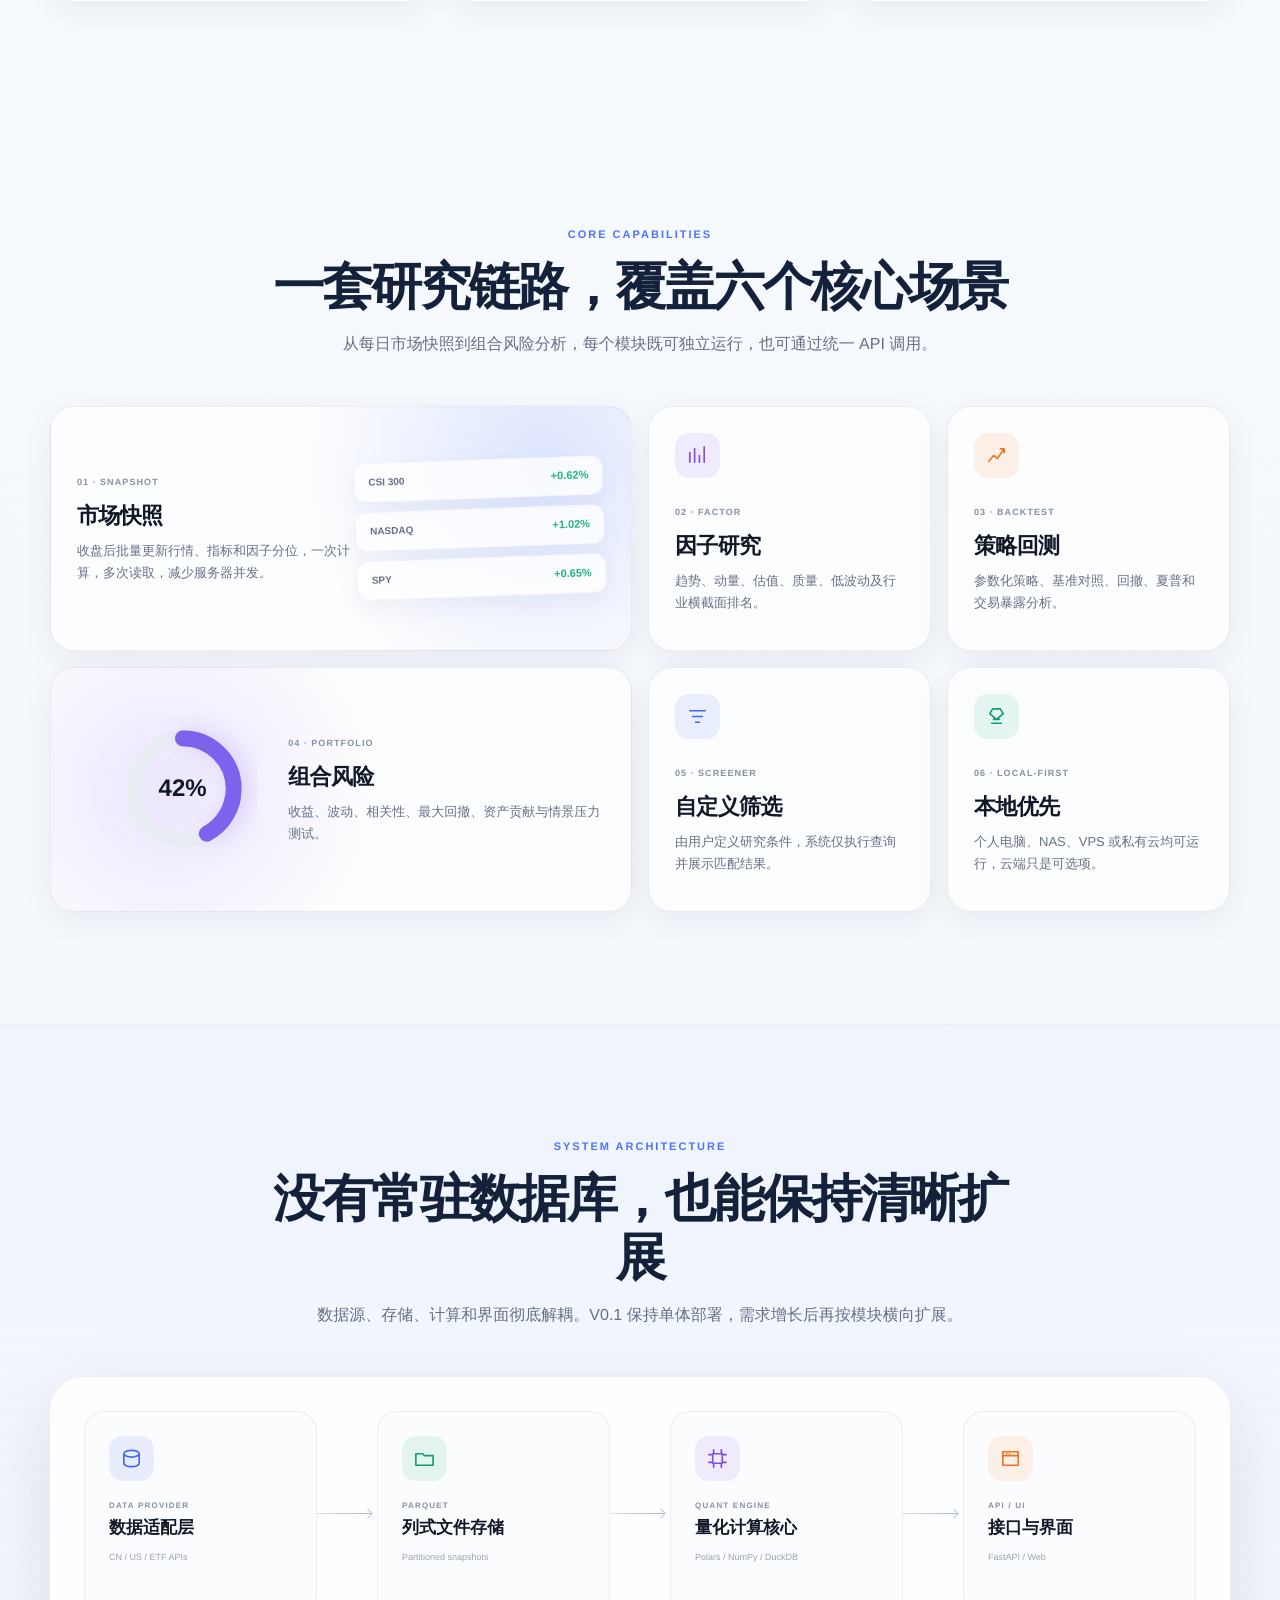
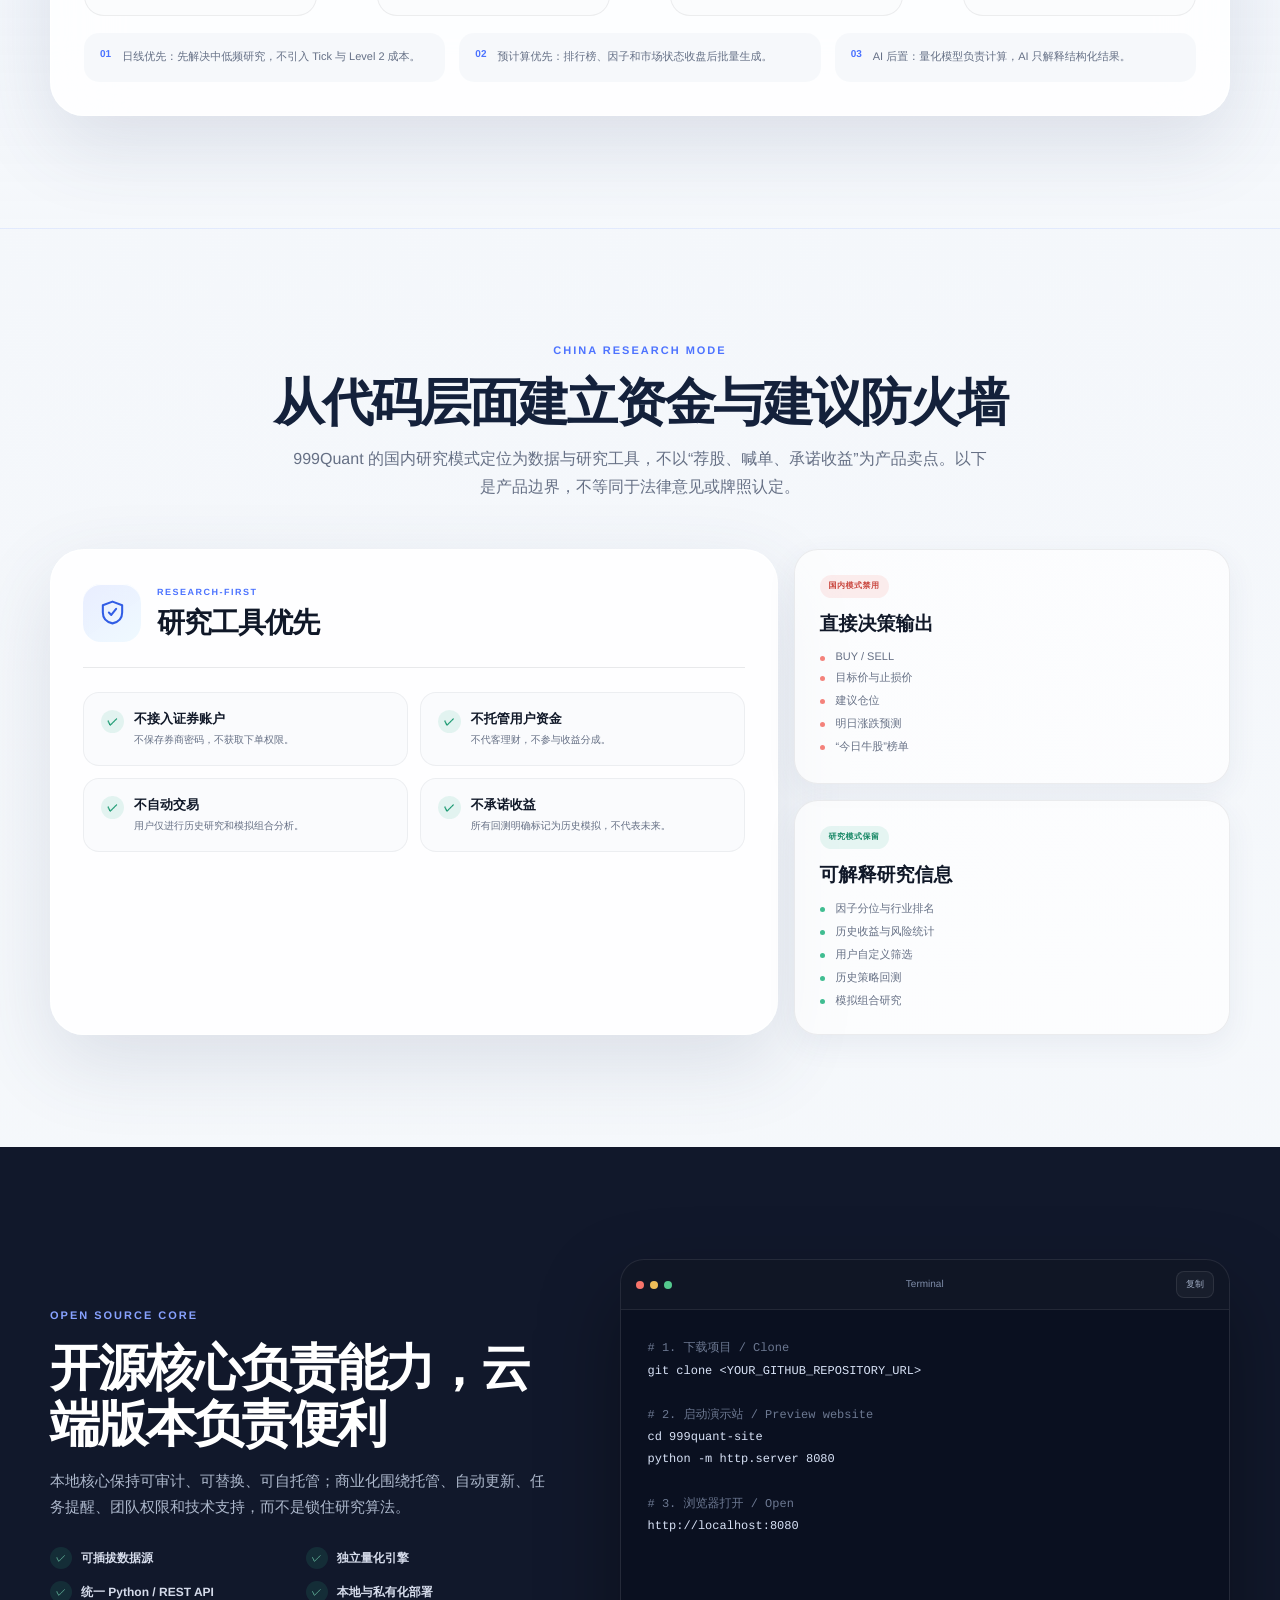
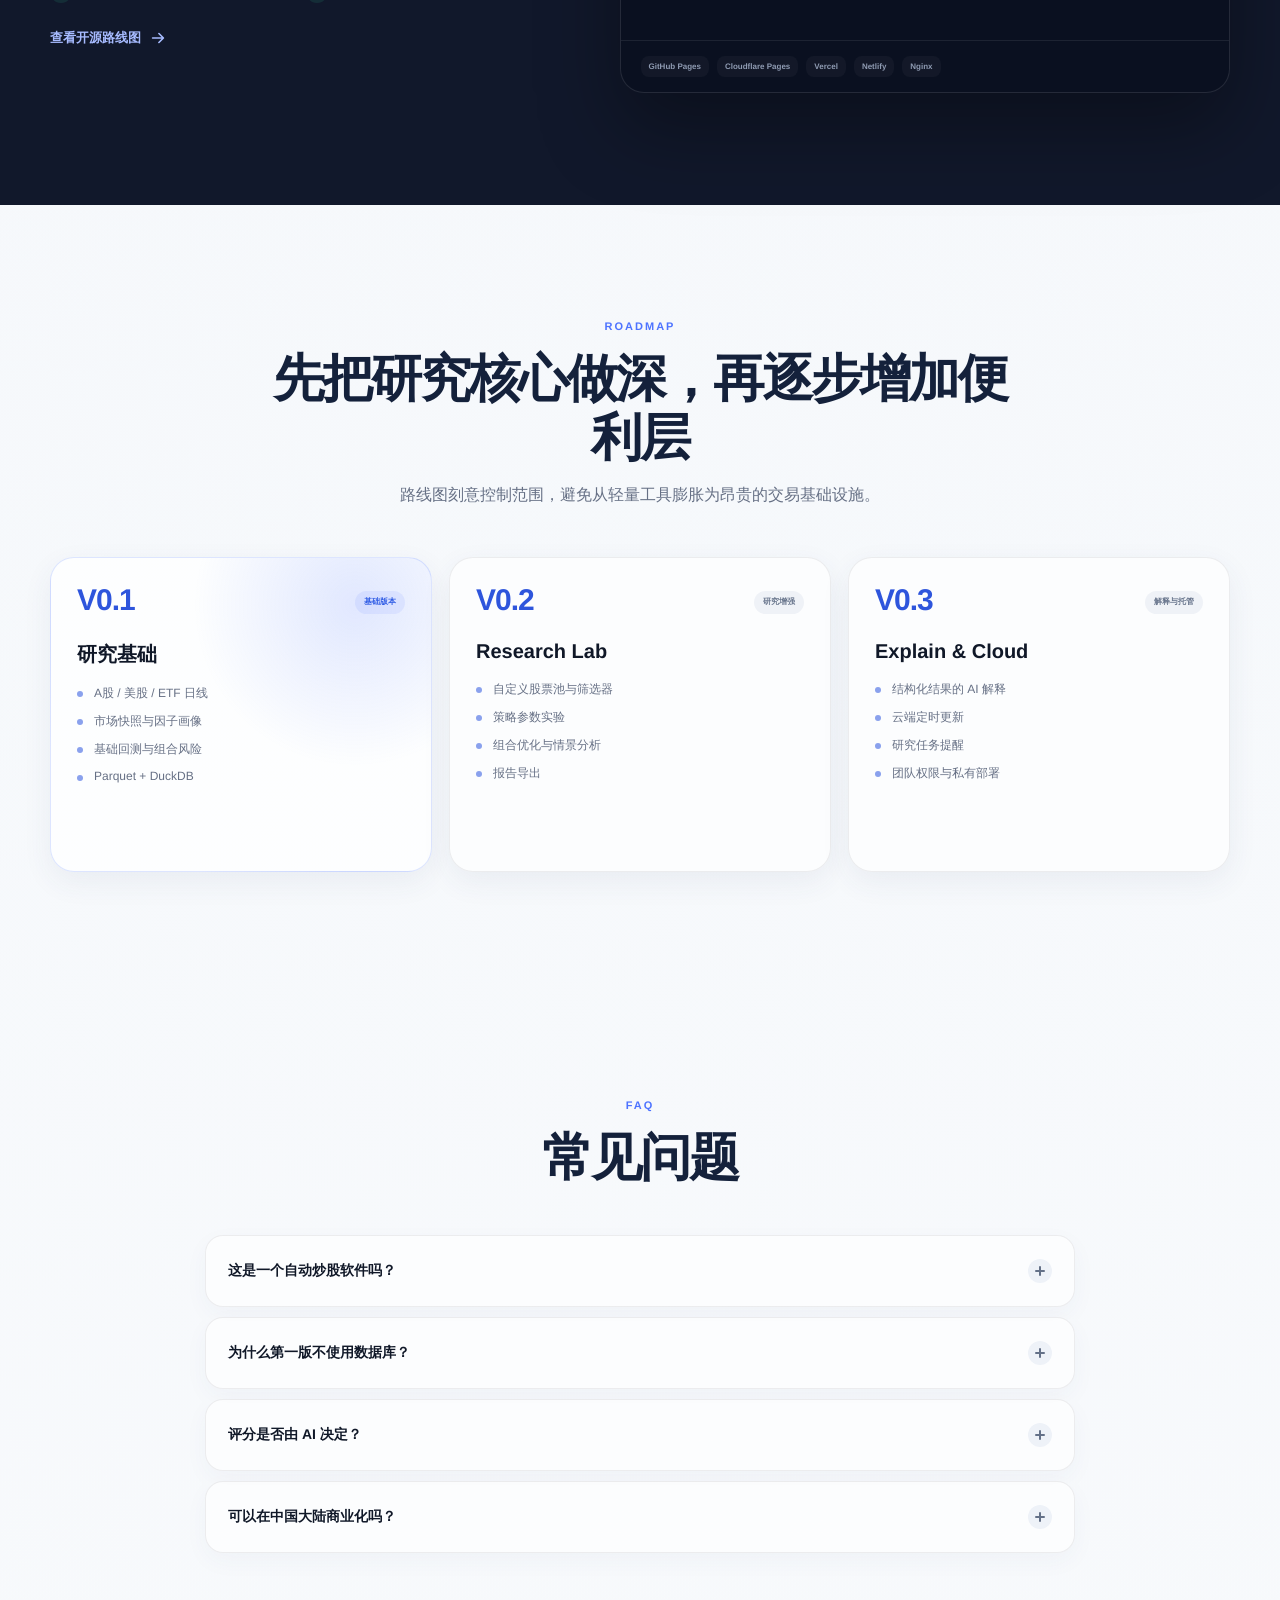
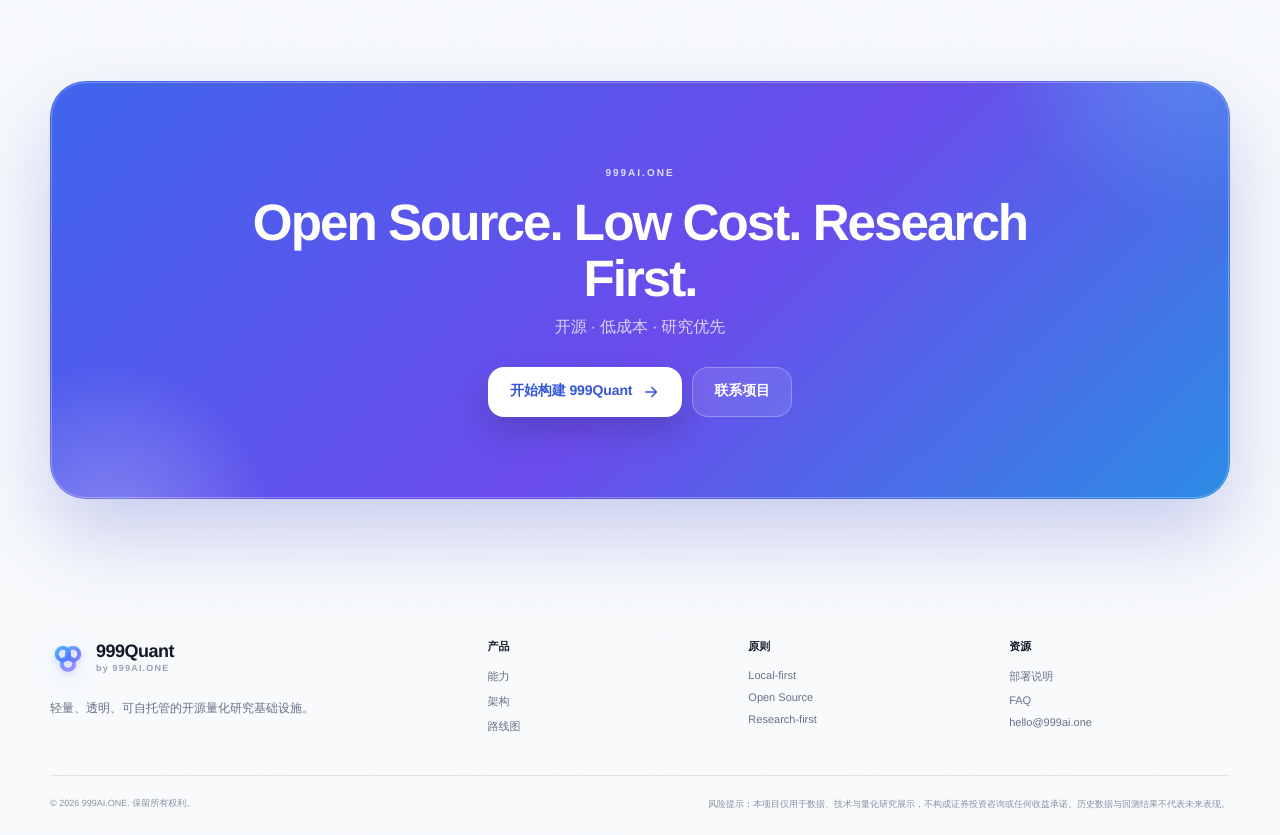
<file: 999quant-onefile.html>
<!doctype html>
<html lang="zh-CN">
<head>
  <meta charset="utf-8" />
  <meta name="viewport" content="width=device-width, initial-scale=1" />
  <meta name="theme-color" content="#f5f7fb" />
  <meta name="description" content="999Quant 是 999AI.ONE 旗下的开源轻量量化研究终端，支持 A 股、美股、ETF、因子研究、策略回测与组合分析。" />
  <meta name="keywords" content="999Quant, 999AI, 量化研究, 开源量化, A股, 美股, ETF, 回测, 因子研究" />
  <meta name="author" content="999AI.ONE" />
  <meta property="og:type" content="website" />
  <meta property="og:site_name" content="999Quant" />
  <meta property="og:title" content="999Quant — 开源轻量量化研究终端" />
  <meta property="og:description" content="Database-less. Local-first. Research-first." />
  <meta property="og:url" content="https://999ai.one/" />
  <meta name="twitter:card" content="summary_large_image" />
  <link rel="canonical" href="https://999ai.one/" />
  <link rel="icon" href="[data-uri]" type="image/svg+xml" />
  <link rel="apple-touch-icon" href="[data-uri]" />
  <style>
:root {
  --bg: #f4f7fb;
  --bg-soft: #f8faff;
  --surface: rgba(255,255,255,.72);
  --surface-strong: rgba(255,255,255,.9);
  --text: #101828;
  --muted: #667085;
  --muted-2: #98a2b3;
  --line: rgba(16,24,40,.09);
  --blue: #4c73ff;
  --blue-dark: #3157e8;
  --cyan: #45c8ff;
  --purple: #8b5cf6;
  --green: #20b486;
  --orange: #ff8a3d;
  --red: #f04438;
  --shadow-sm: 0 10px 30px rgba(57,76,115,.07);
  --shadow: 0 28px 80px rgba(62,78,114,.14);
  --radius-sm: 14px;
  --radius: 24px;
  --radius-lg: 34px;
  --shell: min(1180px, calc(100% - 40px));
  --font: -apple-system, BlinkMacSystemFont, "SF Pro Display", "SF Pro Text", "PingFang SC", "Hiragino Sans GB", "Microsoft YaHei", "Noto Sans CJK SC", Segoe UI, sans-serif;
}

* { box-sizing: border-box; }
html { scroll-behavior: smooth; overflow-x: hidden; }
body {
  margin: 0;
  min-width: 320px;
  color: var(--text);
  background:
    radial-gradient(circle at 18% 0%, rgba(111,156,255,.14), transparent 29rem),
    radial-gradient(circle at 88% 13%, rgba(146,104,255,.11), transparent 25rem),
    linear-gradient(180deg, #f8fbff 0, #f4f7fb 44%, #f8fafc 100%);
  font-family: var(--font);
  -webkit-font-smoothing: antialiased;
  text-rendering: geometricPrecision;
  overflow-x: hidden;
}
body::before {
  content: "";
  position: fixed;
  inset: 0;
  pointer-events: none;
  background-image: linear-gradient(rgba(255,255,255,.16) 1px, transparent 1px), linear-gradient(90deg, rgba(255,255,255,.16) 1px, transparent 1px);
  background-size: 48px 48px;
  mask-image: linear-gradient(to bottom, rgba(0,0,0,.42), transparent 54%);
  z-index: -2;
}

::selection { background: rgba(76,115,255,.2); }
a { color: inherit; text-decoration: none; }
button, input { font: inherit; }
button { color: inherit; }
svg { display: block; }
img { max-width: 100%; display: block; }

.skip-link { position: fixed; left: 16px; top: -60px; z-index: 1000; background: #fff; padding: 12px 16px; border-radius: 12px; box-shadow: var(--shadow-sm); transition: top .2s; }
.skip-link:focus { top: 16px; }

.page-noise { position: fixed; inset: 0; opacity: .028; pointer-events: none; z-index: -1; background-image: url("data:image/svg+xml,%3Csvg viewBox='0 0 200 200' xmlns='http://www.w3.org/2000/svg'%3E%3Cfilter id='n'%3E%3CfeTurbulence type='fractalNoise' baseFrequency='.78' numOctaves='3' stitchTiles='stitch'/%3E%3C/filter%3E%3Crect width='100%25' height='100%25' filter='url(%23n)' opacity='.4'/%3E%3C/svg%3E"); }
.ambient { position: absolute; border-radius: 50%; filter: blur(2px); opacity: .4; pointer-events: none; z-index: -1; }
.ambient-one { width: 430px; height: 430px; top: 100px; left: -260px; background: radial-gradient(circle, rgba(56,123,255,.24), transparent 70%); }
.ambient-two { width: 520px; height: 520px; top: 560px; right: -350px; background: radial-gradient(circle, rgba(155,97,255,.18), transparent 70%); }

.section-shell { width: var(--shell); margin-inline: auto; }
.section { padding: 112px 0; }
.glass { background: rgba(255,255,255,.68); border: 1px solid rgba(255,255,255,.72); box-shadow: var(--shadow-sm); backdrop-filter: blur(24px) saturate(145%); -webkit-backdrop-filter: blur(24px) saturate(145%); }
.glass-strong { background: rgba(255,255,255,.86); border: 1px solid rgba(255,255,255,.9); box-shadow: var(--shadow); backdrop-filter: blur(32px) saturate(150%); -webkit-backdrop-filter: blur(32px) saturate(150%); }

.site-header { position: sticky; top: 0; z-index: 100; padding: 18px 0 0; }
.nav-shell { width: min(1240px, calc(100% - 28px)); min-height: 66px; margin: 0 auto; padding: 10px 12px 10px 16px; border-radius: 22px; display: flex; align-items: center; gap: 20px; transition: transform .25s ease, box-shadow .25s ease, background .25s ease; }
.site-header.is-scrolled .nav-shell { transform: translateY(-8px); background: rgba(255,255,255,.82); box-shadow: 0 18px 50px rgba(33,53,92,.14); }
.brand { display: inline-flex; align-items: center; gap: 10px; flex: 0 0 auto; }
.brand img { filter: drop-shadow(0 6px 12px rgba(76,115,255,.18)); }
.brand-copy { display: flex; flex-direction: column; line-height: 1.05; }
.brand-copy strong { font-size: 18px; letter-spacing: -.5px; }
.brand-copy small { margin-top: 4px; color: var(--muted-2); font-size: 9px; font-weight: 700; letter-spacing: 1.2px; }
.main-nav { display: flex; align-items: center; justify-content: center; gap: 28px; margin-left: auto; }
.main-nav a { position: relative; padding: 10px 0; color: #475467; font-size: 14px; font-weight: 650; transition: color .2s ease; }
.main-nav a::after { content: ""; position: absolute; left: 50%; bottom: 3px; width: 0; height: 3px; border-radius: 999px; background: var(--blue); transform: translateX(-50%); transition: width .2s ease; }
.main-nav a:hover, .main-nav a.is-active { color: var(--text); }
.main-nav a:hover::after, .main-nav a.is-active::after { width: 16px; }
.nav-actions { display: flex; align-items: center; gap: 10px; }
.language-switch { display: inline-flex; gap: 2px; padding: 3px; border: 1px solid var(--line); border-radius: 999px; background: rgba(246,248,252,.9); cursor: pointer; }
.language-option { display: grid; place-items: center; min-width: 31px; height: 27px; border-radius: 999px; color: var(--muted); font-size: 11px; font-weight: 750; transition: .2s; }
.language-option.is-active { color: #fff; background: linear-gradient(135deg, var(--blue), var(--purple)); box-shadow: 0 5px 12px rgba(76,115,255,.25); }
.nav-toggle { display: none; width: 42px; height: 42px; margin-left: auto; padding: 10px; border: 0; border-radius: 12px; background: rgba(246,248,252,.9); cursor: pointer; }
.nav-toggle span { display: block; height: 2px; margin: 4px 0; border-radius: 2px; background: var(--text); transition: .2s; }

.button { min-height: 50px; padding: 0 21px; border: 1px solid transparent; border-radius: 16px; display: inline-flex; align-items: center; justify-content: center; gap: 10px; font-size: 14px; font-weight: 750; letter-spacing: -.1px; cursor: pointer; transition: transform .2s ease, box-shadow .2s ease, background .2s ease; }
.button svg, .text-link svg { width: 18px; height: 18px; fill: none; stroke: currentColor; stroke-width: 1.8; stroke-linecap: round; stroke-linejoin: round; }
.button:hover { transform: translateY(-2px); }
.button-primary { color: #fff; background: linear-gradient(135deg, #5c7cff 0%, #4667f0 52%, #7457f5 100%); box-shadow: 0 14px 30px rgba(70,103,240,.27), inset 0 1px rgba(255,255,255,.3); }
.button-primary:hover { box-shadow: 0 18px 35px rgba(70,103,240,.34), inset 0 1px rgba(255,255,255,.34); }
.button-secondary { color: #27364f; background: rgba(255,255,255,.82); border-color: rgba(16,24,40,.08); box-shadow: 0 12px 28px rgba(48,65,100,.08); }
.button-secondary svg { fill: currentColor; stroke: none; }
.button-small { min-height: 40px; padding-inline: 16px; border-radius: 13px; font-size: 13px; }

.hero { min-height: 760px; padding: 84px 0 86px; display: grid; grid-template-columns: .86fr 1.14fr; align-items: center; gap: 54px; }
.hero-copy { position: relative; z-index: 2; }
.eyebrow { width: fit-content; display: inline-flex; align-items: center; gap: 9px; padding: 8px 12px; color: #3f5681; background: rgba(255,255,255,.58); border: 1px solid rgba(76,115,255,.12); border-radius: 999px; font-size: 12px; font-weight: 750; letter-spacing: .2px; box-shadow: inset 0 1px rgba(255,255,255,.78); }
.pulse-dot { width: 8px; height: 8px; border-radius: 50%; background: var(--green); box-shadow: 0 0 0 6px rgba(32,180,134,.12); animation: pulse 2.4s infinite; }
@keyframes pulse { 50% { box-shadow: 0 0 0 10px rgba(32,180,134,0); } }
.hero h1 { margin: 26px 0 22px; letter-spacing: -3.1px; line-height: .98; }
.hero-name { display: block; width: fit-content; font-size: clamp(58px, 6vw, 88px); font-weight: 780; background: linear-gradient(125deg, #0d1730 10%, #243c80 55%, #6545e9 100%); -webkit-background-clip: text; background-clip: text; color: transparent; }
.hero-title-line { display: block; max-width: 600px; margin-top: 17px; color: #18223b; font-size: clamp(30px, 3.3vw, 48px); font-weight: 720; letter-spacing: -2px; line-height: 1.12; }
.hero-subtitle { max-width: 610px; margin: 0; color: #4b5870; font-size: 17px; line-height: 1.82; }
.hero-english { margin: 17px 0 0; color: #69758a; font-size: 13px; font-weight: 650; letter-spacing: .15px; }
.hero-actions { display: flex; flex-wrap: wrap; gap: 12px; margin-top: 32px; }
.hero-trust { display: flex; flex-wrap: wrap; gap: 21px; margin-top: 34px; color: var(--muted); }
.hero-trust span { position: relative; display: grid; grid-template-columns: auto auto; grid-template-rows: auto auto; column-gap: 7px; align-items: center; }
.hero-trust i { grid-row: 1 / span 2; width: 5px; height: 31px; border-radius: 999px; background: linear-gradient(var(--blue), var(--cyan)); opacity: .75; }
.hero-trust b { font-size: 18px; line-height: 1; color: #253650; }
.hero-trust em { font-style: normal; font-size: 10px; font-weight: 650; letter-spacing: .3px; }

.hero-visual { position: relative; min-width: 0; perspective: 1500px; }
.visual-halo { position: absolute; inset: -120px -80px -100px -90px; z-index: -1; background: radial-gradient(circle at 55% 45%, rgba(98,131,255,.24), transparent 48%), radial-gradient(circle at 75% 55%, rgba(159,92,247,.16), transparent 36%); filter: blur(12px); }
.device-window { position: relative; overflow: hidden; border-radius: 29px; transform: rotateY(-3.6deg) rotateX(1.5deg); transform-origin: center; transition: transform .5s cubic-bezier(.2,.8,.2,1); }
.hero-visual:hover .device-window { transform: rotateY(0) rotateX(0) translateY(-4px); }
.window-bar { height: 46px; padding: 0 16px; display: grid; grid-template-columns: 90px 1fr auto; align-items: center; background: rgba(248,250,253,.88); border-bottom: 1px solid var(--line); }
.window-dots { display: flex; gap: 6px; }.window-dots span { width: 8px; height: 8px; border-radius: 50%; background: #d3d9e3; }.window-dots span:first-child { background: #ff8177; }.window-dots span:nth-child(2) { background: #ffd369; }.window-dots span:nth-child(3) { background: #5dd6a0; }
.window-domain { justify-self: center; padding: 5px 18px; color: #7d889a; background: rgba(236,240,247,.78); border-radius: 999px; font-size: 9px; font-weight: 650; }
.window-status { display: flex; align-items: center; gap: 5px; color: #637086; font-size: 9px; font-weight: 700; }.window-status span { width: 6px; height: 6px; border-radius: 50%; background: var(--green); }
.terminal-layout { display: grid; grid-template-columns: 50px minmax(0,1fr); min-height: 515px; }
.terminal-sidebar { padding: 13px 8px; display: flex; flex-direction: column; align-items: center; gap: 10px; background: rgba(248,250,253,.72); border-right: 1px solid var(--line); }
.mini-brand { width: 31px; height: 31px; margin-bottom: 3px; }.mini-brand img { width: 100%; }
.side-item { width: 32px; height: 32px; display: grid; place-items: center; border: 0; border-radius: 10px; background: transparent; cursor: default; }.side-item svg { width: 15px; height: 15px; fill: none; stroke: #95a0b2; stroke-width: 1.5; stroke-linecap: round; stroke-linejoin: round; }.side-item.is-active { background: rgba(76,115,255,.11); }.side-item.is-active svg { stroke: var(--blue); }.side-bottom { margin-top: auto; }
.terminal-main { padding: 18px; min-width: 0; background: linear-gradient(145deg, rgba(255,255,255,.9), rgba(247,249,253,.86)); }
.terminal-heading { display: flex; align-items: center; justify-content: space-between; gap: 12px; margin-bottom: 13px; }
.terminal-heading small { color: #98a2b3; font-size: 8px; font-weight: 700; }.terminal-heading h2 { margin: 3px 0 0; font-size: 16px; letter-spacing: -.4px; }
.sync-chip { display: flex; align-items: center; gap: 6px; padding: 6px 8px; border: 1px solid rgba(32,180,134,.15); border-radius: 999px; color: #46846f; background: rgba(32,180,134,.06); font-size: 8px; }.sync-chip span { width: 5px; height: 5px; border-radius: 50%; background: var(--green); }
.market-grid { display: grid; grid-template-columns: repeat(3, minmax(0,1fr)); gap: 8px; }
.market-card { position: relative; min-height: 96px; overflow: hidden; padding: 11px 11px 8px; border: 1px solid rgba(16,24,40,.065); border-radius: 15px; background: rgba(255,255,255,.9); box-shadow: 0 7px 18px rgba(52,68,98,.045); }
.market-card div { display: flex; justify-content: space-between; gap: 8px; }.market-card div span { color: #3f4b60; font-size: 8px; font-weight: 700; }.market-card div small { color: #a1a9b8; font-size: 6px; }.market-card strong { display: block; margin-top: 7px; font-size: 13px; }.market-card em { display: block; margin-top: 2px; font-size: 7px; font-style: normal; font-weight: 750; }
.positive { color: var(--green) !important; }
.sparkline { position: absolute; left: 8px; right: 8px; bottom: 4px; width: calc(100% - 16px); height: 23px; fill: none; stroke: #59c69e; stroke-width: 1.5; }
.dashboard-grid { display: grid; grid-template-columns: .88fr 1.12fr; gap: 8px; margin-top: 8px; }
.panel { border: 1px solid rgba(16,24,40,.065); border-radius: 15px; background: rgba(255,255,255,.89); box-shadow: 0 7px 18px rgba(52,68,98,.04); }
.panel-title { display: flex; align-items: baseline; justify-content: space-between; padding: 11px 12px 0; }.panel-title span { font-size: 9px; font-weight: 750; }.panel-title small { color: #a0a8b7; font-size: 6px; }
.factor-panel { min-height: 182px; }.radar-wrap { position: relative; height: 148px; overflow: hidden; }.radar { width: 175px; height: 145px; margin: 3px auto 0; overflow: visible; }.radar-grid path { fill: none; stroke: #e8ebf1; stroke-width: 1; }.radar-shape { fill: rgba(76,115,255,.15); stroke: #4d73ff; stroke-width: 1.4; }.radar circle { fill: #fff; stroke: #4d73ff; stroke-width: 1.2; }
.radar-label { position: absolute; color: #758095; font-size: 6px; font-weight: 650; }.label-top { top: 6px; left: 50%; transform: translateX(-50%); }.label-right { right: 10px; top: 55px; }.label-bottom-right { right: 24px; bottom: 8px; }.label-bottom-left { left: 20px; bottom: 8px; }.label-left { left: 8px; top: 55px; }
.watch-panel { min-height: 182px; }.watch-table { padding: 7px 11px 10px; }.watch-row { min-height: 28px; display: grid; grid-template-columns: 1.2fr .8fr .58fr; align-items: center; gap: 7px; border-bottom: 1px solid rgba(16,24,40,.05); }.watch-row:last-child { border: 0; }.watch-row > span:first-child { min-width: 0; }.watch-row b { display: block; font-size: 7px; }.watch-row small { display: block; overflow: hidden; color: #9aa4b4; font-size: 5.5px; text-overflow: ellipsis; white-space: nowrap; }.watch-row em { justify-self: end; font-size: 6px; font-style: normal; font-weight: 750; }.watch-head { min-height: 21px; color: #a4acba; font-size: 5.5px; }.watch-head span:last-child { justify-self: end; }.profile-chip { width: fit-content; padding: 3px 5px; border-radius: 99px; color: #5d6f91; background: #f2f5fa; font-size: 5.5px; }
.chart-panel { grid-column: 1 / -1; min-height: 167px; overflow: hidden; }.chart-title { align-items: center; }.chart-title > div:first-child { display: flex; align-items: baseline; gap: 6px; }.period-switch { display: flex; gap: 2px; padding: 2px; border-radius: 7px; background: #f3f5f9; }.period-switch button { min-width: 25px; height: 18px; padding: 0; border: 0; border-radius: 6px; color: #8993a4; background: transparent; font-size: 6px; cursor: pointer; }.period-switch button.is-active { color: #365be4; background: #fff; box-shadow: 0 2px 7px rgba(48,65,100,.1); }.chart-metrics { display: flex; align-items: center; gap: 8px; padding: 6px 12px 0; }.chart-metrics strong { font-size: 13px; }.chart-metrics span { color: #a0a8b7; font-size: 6px; }.line-chart { width: 100%; height: 105px; margin-top: -2px; }.chart-grid-lines path { fill: none; stroke: #eef1f5; stroke-width: 1; }.chart-area { fill: url(#chartFill); }.chart-line { fill: none; stroke: #4d73ff; stroke-width: 2; vector-effect: non-scaling-stroke; }
.floating-note { position: absolute; z-index: 3; display: flex; align-items: center; gap: 9px; padding: 10px 12px; border-radius: 14px; animation: float 5s ease-in-out infinite; }.floating-note div { display: flex; flex-direction: column; }.floating-note b { font-size: 10px; }.floating-note small { margin-top: 2px; color: var(--muted); font-size: 7px; }.note-icon { width: 26px; height: 26px; display: grid; place-items: center; border-radius: 9px; color: #4262e7; background: rgba(76,115,255,.12); font-weight: 800; }.note-one { left: -30px; bottom: 54px; }.note-two { right: -24px; top: 105px; animation-delay: -2.3s; }.note-two .note-icon { color: #169c72; background: rgba(32,180,134,.12); }
@keyframes float { 50% { transform: translateY(-7px); } }

.metric-strip { display: grid; grid-template-columns: repeat(4,1fr); overflow: hidden; border: 1px solid rgba(16,24,40,.07); border-radius: 24px; background: rgba(255,255,255,.62); box-shadow: var(--shadow-sm); backdrop-filter: blur(18px); }
.metric-strip div { min-height: 114px; padding: 23px 25px; display: grid; grid-template-columns: auto 1fr; grid-template-rows: auto auto; align-items: end; border-right: 1px solid rgba(16,24,40,.07); }.metric-strip div:last-child { border: 0; }.metric-strip strong { grid-row: 1 / span 2; margin-right: 12px; color: #21345d; font-size: 42px; line-height: .9; letter-spacing: -2px; }.metric-strip span { color: #344054; font-size: 12px; font-weight: 750; }.metric-strip small { color: #98a2b3; font-size: 9px; }

.section-heading { max-width: 760px; margin: 0 auto 47px; text-align: center; }
.section-kicker { color: #4d73ff; font-size: 11px; font-weight: 800; letter-spacing: 2px; }
.section-heading h2 { margin: 15px 0 14px; color: #14213b; font-size: clamp(34px, 4vw, 52px); line-height: 1.15; letter-spacing: -2.3px; }
.section-heading p { max-width: 700px; margin: 0 auto; color: var(--muted); font-size: 16px; line-height: 1.75; }

.principle-grid { display: grid; grid-template-columns: repeat(3,1fr); gap: 18px; }
.principle-card { position: relative; min-height: 310px; overflow: hidden; padding: 28px; border-radius: var(--radius); transition: transform .25s, box-shadow .25s; }.principle-card:hover { transform: translateY(-5px); box-shadow: var(--shadow); }.principle-card::after { content: ""; position: absolute; width: 190px; height: 190px; right: -85px; bottom: -100px; border-radius: 50%; background: radial-gradient(circle, rgba(76,115,255,.11), transparent 70%); }
.card-icon, .bento-icon, .arch-icon { width: 45px; height: 45px; display: grid; place-items: center; border-radius: 14px; }.card-icon svg, .bento-icon svg, .arch-icon svg { width: 23px; height: 23px; fill: none; stroke: currentColor; stroke-width: 1.7; stroke-linecap: round; stroke-linejoin: round; }
.icon-blue { color: #4167ef; background: rgba(76,115,255,.11); }.icon-green { color: #139c71; background: rgba(32,180,134,.11); }.icon-purple { color: #7c4ce4; background: rgba(139,92,246,.11); }.icon-orange { color: #ed7423; background: rgba(255,138,61,.12); }
.card-index { position: absolute; top: 28px; right: 28px; color: #c2c9d4; font-size: 12px; font-weight: 800; letter-spacing: 1px; }.principle-card h3 { margin: 23px 0 11px; font-size: 24px; letter-spacing: -.8px; }.principle-card p { margin: 0; color: var(--muted); font-size: 14px; line-height: 1.75; }
.factor-bars { display: grid; gap: 7px; margin-top: 26px; }.factor-bars span { height: 5px; overflow: hidden; border-radius: 99px; background: #edf0f5; }.factor-bars i { display: block; width: var(--w); height: 100%; border-radius: inherit; background: linear-gradient(90deg, var(--blue), #8c68f6); }
.storage-stack { display: flex; flex-wrap: wrap; gap: 7px; margin-top: 26px; }.storage-stack span, .boundary-tags span { padding: 7px 9px; border-radius: 9px; color: #526078; background: rgba(239,243,248,.88); font-size: 9px; font-weight: 750; letter-spacing: .4px; }
.boundary-tags { display: flex; flex-wrap: wrap; gap: 7px; margin-top: 26px; }.boundary-tags span { color: #6b4f9b; background: rgba(139,92,246,.08); }

.bento-grid { display: grid; grid-template-columns: repeat(4,1fr); grid-template-rows: auto auto; gap: 16px; }
.bento-card { position: relative; min-height: 245px; overflow: hidden; padding: 26px; border: 1px solid rgba(16,24,40,.07); border-radius: var(--radius); background: rgba(255,255,255,.67); box-shadow: var(--shadow-sm); transition: transform .25s, box-shadow .25s; }.bento-card:hover { transform: translateY(-4px); box-shadow: var(--shadow); }.bento-card h3 { margin: 11px 0 9px; font-size: 22px; letter-spacing: -.65px; }.bento-card p { margin: 0; color: var(--muted); font-size: 13px; line-height: 1.7; }.bento-label { color: #8590a3; font-size: 9px; font-weight: 800; letter-spacing: 1.1px; }.bento-icon { margin-bottom: 24px; }
.bento-large { grid-column: span 2; display: grid; grid-template-columns: 1fr .9fr; align-items: center; background: radial-gradient(circle at 85% 25%, rgba(76,115,255,.18), transparent 45%), rgba(255,255,255,.72); }.mini-snapshot { display: grid; gap: 9px; transform: rotate(-2deg); }.mini-snapshot div { padding: 13px 14px; display: flex; align-items: center; justify-content: space-between; border: 1px solid rgba(76,115,255,.08); border-radius: 13px; background: rgba(255,255,255,.79); box-shadow: 0 9px 20px rgba(57,76,115,.06); }.mini-snapshot span { color: #667085; font-size: 10px; font-weight: 700; }.mini-snapshot b { color: var(--green); font-size: 11px; }
.portfolio-lab { grid-column: span 2; display: grid; grid-template-columns: .8fr 1.2fr; align-items: center; background: radial-gradient(circle at 20% 50%, rgba(139,92,246,.15), transparent 42%), rgba(255,255,255,.72); }.portfolio-visual { position: relative; display: grid; place-items: center; }.portfolio-visual svg { width: 150px; height: 150px; transform: rotate(-90deg); }.portfolio-visual circle { fill: none; stroke: #e9edf4; stroke-width: 17; }.portfolio-visual .portfolio-segment { stroke: url("#none"); stroke: #7e61ed; stroke-linecap: round; stroke-dasharray: 143 340; filter: drop-shadow(0 7px 12px rgba(126,97,237,.25)); }.portfolio-visual span { position: absolute; font-size: 24px; font-weight: 800; }

.architecture-section { position: relative; background: linear-gradient(180deg, rgba(235,241,255,.52), rgba(247,249,253,.35)); border-block: 1px solid rgba(76,115,255,.08); }
.architecture-board { padding: 33px; border-radius: var(--radius-lg); }
.architecture-flow { display: grid; grid-template-columns: 1fr 60px 1fr 60px 1fr 60px 1fr; align-items: center; }
.arch-node { min-height: 205px; padding: 24px; border: 1px solid rgba(16,24,40,.065); border-radius: 20px; background: rgba(250,251,253,.75); }.arch-node > span { display: block; margin-top: 20px; color: #8791a3; font-size: 8px; font-weight: 850; letter-spacing: 1.2px; }.arch-node h3 { margin: 7px 0; font-size: 17px; }.arch-node small { color: #98a2b3; font-size: 9px; }.arch-arrow { position: relative; display: flex; align-items: center; }.arch-arrow span { width: 100%; height: 1px; background: linear-gradient(90deg, #d9deea, #a9b4cc); }.arch-arrow svg { width: 17px; height: 17px; margin-left: -9px; fill: none; stroke: #9eabc2; stroke-width: 1.5; stroke-linecap: round; stroke-linejoin: round; }
.architecture-notes { display: grid; grid-template-columns: repeat(3,1fr); gap: 14px; margin-top: 17px; }.architecture-notes div { display: flex; gap: 11px; padding: 16px; border-radius: 15px; background: rgba(244,247,251,.82); }.architecture-notes span { color: var(--blue); font-size: 10px; font-weight: 850; }.architecture-notes p { margin: 0; color: #657086; font-size: 11px; line-height: 1.55; }

.boundary-layout { display: grid; grid-template-columns: 1.25fr .75fr; grid-template-rows: 1fr 1fr; gap: 16px; }
.boundary-main { grid-row: 1 / span 2; padding: 32px; border-radius: var(--radius-lg); }
.boundary-heading { display: flex; align-items: center; gap: 16px; padding-bottom: 24px; border-bottom: 1px solid var(--line); }.shield-orbit { width: 58px; height: 58px; display: grid; place-items: center; border-radius: 18px; color: #315de5; background: linear-gradient(145deg, rgba(76,115,255,.12), rgba(69,200,255,.08)); box-shadow: inset 0 1px rgba(255,255,255,.9); }.shield-orbit svg { width: 29px; height: 29px; fill: none; stroke: currentColor; stroke-width: 1.7; stroke-linecap: round; stroke-linejoin: round; }.boundary-heading small { color: var(--blue); font-size: 9px; font-weight: 850; letter-spacing: 1.5px; }.boundary-heading h3 { margin: 5px 0 0; font-size: 28px; letter-spacing: -1px; }
.boundary-list { display: grid; grid-template-columns: 1fr 1fr; gap: 12px; margin-top: 24px; }.boundary-list > div { display: flex; gap: 10px; padding: 17px; border: 1px solid rgba(16,24,40,.055); border-radius: 16px; background: rgba(248,250,253,.7); }.status-check { flex: 0 0 auto; width: 23px; height: 23px; display: grid; place-items: center; border-radius: 50%; color: #15976e; background: rgba(32,180,134,.11); font-size: 11px; font-weight: 850; }.boundary-list p { margin: 0; }.boundary-list b { display: block; font-size: 13px; }.boundary-list small { display: block; margin-top: 5px; color: var(--muted); font-size: 10px; line-height: 1.5; }
.boundary-side { padding: 25px; border: 1px solid rgba(16,24,40,.07); border-radius: var(--radius); background: rgba(255,255,255,.66); box-shadow: var(--shadow-sm); }.boundary-badge { display: inline-flex; padding: 6px 9px; border-radius: 999px; font-size: 8px; font-weight: 850; letter-spacing: .5px; }.boundary-badge.bad { color: #c9463e; background: rgba(240,68,56,.09); }.boundary-badge.good { color: #128562; background: rgba(32,180,134,.1); }.boundary-side h3 { margin: 13px 0 14px; font-size: 19px; }.boundary-side ul { margin: 0; padding: 0; display: grid; gap: 8px; list-style: none; }.boundary-side li { position: relative; padding-left: 16px; color: #667085; font-size: 11px; }.boundary-side li::before { content: ""; position: absolute; left: 0; top: 5px; width: 5px; height: 5px; border-radius: 50%; background: #f4827b; }.allowed-card li::before { background: #40bd91; }

.open-source-section { background: #11182b; color: #fff; }
.open-source-grid { display: grid; grid-template-columns: .9fr 1.1fr; align-items: center; gap: 70px; }
.open-source-section .section-kicker { color: #88a2ff; }.open-source-copy h2 { margin: 16px 0; font-size: clamp(34px,4vw,50px); line-height: 1.13; letter-spacing: -2.1px; }.open-source-copy > p { color: #adb8cc; font-size: 15px; line-height: 1.75; }.oss-checks { display: grid; grid-template-columns: 1fr 1fr; gap: 12px; margin: 26px 0; }.oss-checks span { display: flex; align-items: center; gap: 9px; color: #d5dbea; font-size: 12px; }.oss-checks i { width: 22px; height: 22px; display: grid; place-items: center; border-radius: 50%; color: #7de0bc; background: rgba(46,200,151,.12); font-size: 10px; font-style: normal; }.text-link { display: inline-flex; align-items: center; gap: 8px; color: #a7bbff; font-size: 13px; font-weight: 750; }.text-link:hover { color: #fff; }
.code-window { overflow: hidden; border: 1px solid rgba(255,255,255,.11); border-radius: 24px; background: #0a1020; box-shadow: 0 35px 80px rgba(0,0,0,.35); }.code-window-bar { height: 50px; padding: 0 15px; display: grid; grid-template-columns: 1fr auto 1fr; align-items: center; border-bottom: 1px solid rgba(255,255,255,.08); background: rgba(255,255,255,.025); }.code-window-bar > div { display: flex; gap: 6px; }.code-window-bar > div span { width: 8px; height: 8px; border-radius: 50%; background: #3c4456; }.code-window-bar > div span:first-child { background: #f7746b; }.code-window-bar > div span:nth-child(2) { background: #edbd58; }.code-window-bar > div span:nth-child(3) { background: #54c98e; }.code-window-bar small { color: #7f8da9; font-size: 10px; }.copy-button { justify-self: end; padding: 6px 9px; border: 1px solid rgba(255,255,255,.09); border-radius: 8px; color: #9eabc2; background: rgba(255,255,255,.035); font-size: 9px; cursor: pointer; }.copy-button:hover { color: #fff; background: rgba(255,255,255,.08); }.code-window pre { min-height: 330px; margin: 0; padding: 27px; overflow: auto; color: #d9e3f7; font: 12px/1.85 ui-monospace, SFMono-Regular, Menlo, Monaco, Consolas, monospace; }.code-comment { color: #6c7891; }.deploy-platforms { padding: 15px 20px; display: flex; flex-wrap: wrap; gap: 8px; border-top: 1px solid rgba(255,255,255,.08); }.deploy-platforms span { padding: 6px 8px; border-radius: 8px; color: #8f9bb2; background: rgba(255,255,255,.035); font-size: 8px; font-weight: 700; }

.roadmap-grid { display: grid; grid-template-columns: repeat(3,1fr); gap: 17px; }
.roadmap-card { min-height: 315px; padding: 26px; border: 1px solid rgba(16,24,40,.07); border-radius: var(--radius); background: rgba(255,255,255,.65); box-shadow: var(--shadow-sm); }.roadmap-card.current { background: radial-gradient(circle at 80% 15%, rgba(76,115,255,.16), transparent 40%), rgba(255,255,255,.77); border-color: rgba(76,115,255,.18); }.roadmap-version { display: inline-block; color: #2e55dc; font-size: 30px; font-weight: 800; letter-spacing: -1px; }.roadmap-status { float: right; margin-top: 7px; padding: 6px 9px; border-radius: 999px; color: #68758c; background: #eff2f7; font-size: 8px; font-weight: 800; }.roadmap-card.current .roadmap-status { color: #315de5; background: rgba(76,115,255,.1); }.roadmap-card h3 { margin: 23px 0 17px; font-size: 20px; }.roadmap-card ul { margin: 0; padding: 0; display: grid; gap: 11px; list-style: none; }.roadmap-card li { position: relative; padding-left: 17px; color: var(--muted); font-size: 12px; }.roadmap-card li::before { content: ""; position: absolute; left: 0; top: 6px; width: 6px; height: 6px; border-radius: 50%; background: #8aa1ed; }

.faq-section { padding-bottom: 128px; }.faq-list { max-width: 870px; margin: 0 auto; display: grid; gap: 10px; }.faq-item { overflow: hidden; border: 1px solid rgba(16,24,40,.07); border-radius: 18px; background: rgba(255,255,255,.66); box-shadow: 0 8px 24px rgba(57,76,115,.04); }.faq-item summary { min-height: 70px; padding: 0 22px; display: flex; align-items: center; justify-content: space-between; gap: 18px; cursor: pointer; list-style: none; font-size: 14px; font-weight: 750; }.faq-item summary::-webkit-details-marker { display: none; }.faq-item summary i { position: relative; flex: 0 0 auto; width: 24px; height: 24px; border-radius: 50%; background: #eef2f8; }.faq-item summary i::before, .faq-item summary i::after { content: ""; position: absolute; left: 7px; right: 7px; top: 11px; height: 2px; border-radius: 2px; background: #647188; transition: transform .2s; }.faq-item summary i::after { transform: rotate(90deg); }.faq-item[open] summary i::after { transform: rotate(0); }.faq-item p { margin: -4px 22px 0; padding: 0 0 22px; color: var(--muted); font-size: 13px; line-height: 1.75; }

.cta { padding-bottom: 96px; }.cta-inner { position: relative; overflow: hidden; padding: 82px 24px; border-radius: 36px; color: #fff; text-align: center; background: linear-gradient(135deg, #3f65ed 0%, #6b4cec 55%, #2b8ce4 100%); box-shadow: 0 36px 80px rgba(74,91,200,.28); }.cta-inner::before { content: ""; position: absolute; inset: 1px; border-radius: 35px; border: 1px solid rgba(255,255,255,.28); pointer-events: none; }.cta-orb { position: absolute; border-radius: 50%; filter: blur(3px); opacity: .5; }.cta-orb.one { width: 360px; height: 360px; left: -120px; bottom: -210px; background: radial-gradient(circle, rgba(255,255,255,.55), transparent 65%); }.cta-orb.two { width: 420px; height: 420px; right: -160px; top: -260px; background: radial-gradient(circle, rgba(111,225,255,.6), transparent 65%); }.cta-kicker, .cta-inner h2, .cta-inner p, .cta-actions { position: relative; z-index: 1; }.cta-kicker { font-size: 10px; font-weight: 850; letter-spacing: 2px; opacity: .8; }.cta-inner h2 { max-width: 800px; margin: 14px auto 9px; font-size: clamp(34px,4vw,52px); line-height: 1.1; letter-spacing: -2px; }.cta-inner p { margin: 0; color: rgba(255,255,255,.75); }.cta-actions { display: flex; justify-content: center; flex-wrap: wrap; gap: 10px; margin-top: 29px; }.button-light { color: #3456d6; background: #fff; box-shadow: 0 16px 30px rgba(16,24,40,.18); }.button-ghost-light { color: #fff; border-color: rgba(255,255,255,.28); background: rgba(255,255,255,.1); }

.site-footer { padding: 0 0 24px; }.footer-grid { padding: 45px 0 40px; display: grid; grid-template-columns: 1.8fr repeat(3,1fr); gap: 40px; border-bottom: 1px solid var(--line); }.footer-brand p { max-width: 310px; margin: 17px 0 0; color: var(--muted); font-size: 12px; line-height: 1.7; }.footer-links { display: flex; flex-direction: column; align-items: flex-start; gap: 10px; }.footer-links h3 { margin: 0 0 5px; font-size: 11px; }.footer-links a { color: var(--muted); font-size: 11px; transition: color .2s; }.footer-links a:hover { color: var(--blue); }.footer-bottom { padding-top: 21px; display: flex; align-items: flex-start; justify-content: space-between; gap: 30px; color: #8791a3; font-size: 9px; }.footer-bottom p { margin: 0; }.risk-note { max-width: 680px; text-align: right; line-height: 1.6; }

.toast { position: fixed; left: 50%; bottom: 28px; z-index: 300; min-width: 180px; padding: 12px 16px; border: 1px solid rgba(255,255,255,.8); border-radius: 13px; color: #fff; background: rgba(21,31,54,.9); box-shadow: 0 16px 40px rgba(16,24,40,.24); backdrop-filter: blur(16px); text-align: center; font-size: 11px; transform: translate(-50%, 20px); opacity: 0; pointer-events: none; transition: .25s; }.toast.is-visible { transform: translate(-50%,0); opacity: 1; }

.reveal { opacity: 0; transform: translateY(24px); transition: opacity .7s cubic-bezier(.2,.7,.2,1), transform .7s cubic-bezier(.2,.7,.2,1); }.reveal.is-visible { opacity: 1; transform: translateY(0); }

@media (prefers-reduced-motion: reduce) {
  html { scroll-behavior: auto; }
  *, *::before, *::after { animation-duration: .01ms !important; animation-iteration-count: 1 !important; transition-duration: .01ms !important; }
  .reveal { opacity: 1; transform: none; }
}

@media (max-width: 1100px) {
  :root { --shell: min(980px, calc(100% - 34px)); }
  .main-nav { gap: 18px; }.main-nav a { font-size: 12px; }
  .hero { grid-template-columns: 1fr; padding-top: 64px; }
  .hero-copy { max-width: 780px; text-align: center; margin-inline: auto; }.eyebrow, .hero-name { margin-inline: auto; }.hero-title-line, .hero-subtitle { margin-inline: auto; }.hero-actions, .hero-trust { justify-content: center; }
  .hero-visual { max-width: 840px; margin: 0 auto; }.device-window { transform: none; }
  .bento-grid { grid-template-columns: repeat(2,1fr); }.bento-large, .portfolio-lab { grid-column: span 2; }
  .architecture-flow { grid-template-columns: 1fr 38px 1fr; row-gap: 14px; }.architecture-flow .arch-node:nth-of-type(3) { grid-column: 1; }.architecture-flow .arch-arrow:nth-of-type(3) { grid-column: 2; }.architecture-flow .arch-node:nth-of-type(4) { grid-column: 3; }.architecture-flow .arch-arrow:nth-of-type(2) { display: none; }
  .architecture-notes { grid-template-columns: 1fr; }
}

@media (max-width: 860px) {
  .site-header { padding-top: 10px; }.nav-shell { min-height: 60px; padding: 8px 9px 8px 12px; }.brand-copy small { display: none; }
  .nav-toggle { display: block; }
  .main-nav { position: absolute; top: 68px; left: 12px; right: 12px; padding: 12px; display: none; flex-direction: column; align-items: stretch; gap: 2px; border: 1px solid rgba(16,24,40,.08); border-radius: 18px; background: rgba(255,255,255,.96); box-shadow: var(--shadow); backdrop-filter: blur(20px); }.main-nav.is-open { display: flex; }.main-nav a { padding: 12px 14px; border-radius: 11px; }.main-nav a:hover { background: #f3f6fa; }.main-nav a::after { display: none; }
  .nav-actions .button { display: none; }
  .hero { min-height: auto; padding-top: 52px; }.hero h1 { letter-spacing: -2px; }.hero-subtitle { font-size: 15px; }
  .metric-strip { grid-template-columns: repeat(2,1fr); }.metric-strip div:nth-child(2) { border-right: 0; }.metric-strip div:nth-child(-n+2) { border-bottom: 1px solid var(--line); }
  .principle-grid, .roadmap-grid { grid-template-columns: 1fr; }
  .principle-card { min-height: 270px; }
  .boundary-layout { grid-template-columns: 1fr; grid-template-rows: auto; }.boundary-main { grid-row: auto; }.boundary-list { grid-template-columns: 1fr 1fr; }
  .open-source-grid { grid-template-columns: 1fr; gap: 45px; }
  .footer-grid { grid-template-columns: 1.5fr 1fr 1fr; }.footer-brand { grid-column: 1 / -1; }.footer-bottom { flex-direction: column; }.risk-note { text-align: left; }
}

@media (max-width: 620px) {
  :root { --shell: calc(100% - 24px); --radius: 20px; }
  .section { padding: 82px 0; }.section-heading { margin-bottom: 32px; }.section-heading h2 { font-size: 34px; letter-spacing: -1.5px; }.section-heading p { font-size: 14px; }
  .hero { padding: 43px 0 62px; gap: 45px; }.hero-name { font-size: 55px; }.hero-title-line { font-size: 31px; letter-spacing: -1.4px; }.hero-subtitle { font-size: 14px; line-height: 1.72; }.hero-actions { flex-direction: column; }.hero-actions .button { width: 100%; }.hero-trust { gap: 14px; }.hero-trust span { min-width: 84px; }
  .window-bar { grid-template-columns: 70px 1fr; }.window-status { display: none; }.window-domain { max-width: 170px; overflow: hidden; text-overflow: ellipsis; white-space: nowrap; }.terminal-layout { grid-template-columns: 1fr; }.terminal-sidebar { display: none; }.terminal-main { padding: 11px; }.market-grid { grid-template-columns: 1fr 1fr; }.market-card:nth-child(3) { display: none; }.dashboard-grid { grid-template-columns: 1fr; }.factor-panel { display: none; }.chart-panel { grid-column: auto; }.floating-note { display: none; }
  .metric-strip { border-radius: 19px; }.metric-strip div { min-height: 96px; padding: 18px; }.metric-strip strong { font-size: 34px; }
  .bento-grid { grid-template-columns: 1fr; }.bento-large, .portfolio-lab { grid-column: auto; grid-template-columns: 1fr; gap: 22px; }.portfolio-visual { order: 2; }.bento-card { min-height: 220px; }.mini-snapshot { margin-top: 7px; }
  .architecture-board { padding: 16px; }.architecture-flow { grid-template-columns: 1fr; }.arch-node, .architecture-flow .arch-node:nth-of-type(3), .architecture-flow .arch-node:nth-of-type(4) { grid-column: auto; min-height: 165px; }.arch-arrow { height: 34px; justify-content: center; transform: rotate(90deg); }.architecture-flow .arch-arrow:nth-of-type(2) { display: flex; }.arch-arrow span { width: 30px; }.architecture-notes div { padding: 14px; }
  .boundary-main { padding: 22px; }.boundary-list { grid-template-columns: 1fr; }.boundary-heading h3 { font-size: 23px; }
  .oss-checks { grid-template-columns: 1fr; }.code-window pre { min-height: 310px; padding: 20px; font-size: 10px; }.open-source-copy h2 { font-size: 35px; }
  .cta { padding-bottom: 70px; }.cta-inner { padding: 62px 18px; border-radius: 28px; }.cta-inner h2 { font-size: 34px; }.cta-actions { flex-direction: column; }.cta-actions .button { width: 100%; }
  .footer-grid { grid-template-columns: 1fr 1fr; gap: 30px 18px; }.footer-brand { grid-column: 1 / -1; }.footer-links:last-child { grid-column: 1 / -1; }
}

</style>
  <title>999Quant | 开源轻量量化研究终端</title>
</head>
<body>
  <a class="skip-link" href="#main">跳到主要内容 / Skip to content</a>

  <div class="page-noise" aria-hidden="true"></div>
  <div class="ambient ambient-one" aria-hidden="true"></div>
  <div class="ambient ambient-two" aria-hidden="true"></div>

  <header class="site-header" id="top">
    <div class="nav-shell glass">
      <a class="brand" href="#top" aria-label="999Quant 首页">
        <img src="[data-uri]" alt="" width="38" height="38" />
        <span class="brand-copy">
          <strong>999Quant</strong>
          <small>by 999AI.ONE</small>
        </span>
      </a>

      <button class="nav-toggle" aria-label="打开导航" aria-expanded="false" aria-controls="site-nav">
        <span></span><span></span><span></span>
      </button>

      <nav class="main-nav" id="site-nav" aria-label="主导航">
        <a href="#product" data-i18n="nav.product">产品</a>
        <a href="#capabilities" data-i18n="nav.capabilities">能力</a>
        <a href="#architecture" data-i18n="nav.architecture">架构</a>
        <a href="#boundaries" data-i18n="nav.boundaries">边界</a>
        <a href="#roadmap" data-i18n="nav.roadmap">路线图</a>
        <a href="#faq">FAQ</a>
        <a id="githubLink" href="#open-source">GitHub</a>
      </nav>

      <div class="nav-actions">
        <button class="language-switch" id="languageSwitch" type="button" aria-label="切换语言">
          <span class="language-option is-active" data-lang-option="zh">中</span>
          <span class="language-option" data-lang-option="en">EN</span>
        </button>
        <a class="button button-small button-primary" href="#deploy" data-i18n="nav.start">开始构建</a>
      </div>
    </div>
  </header>

  <main id="main">
    <section class="hero section-shell" aria-labelledby="hero-title">
      <div class="hero-copy reveal">
        <div class="eyebrow"><span class="pulse-dot"></span><span data-i18n="hero.eyebrow">999AI.ONE 开源项目</span></div>
        <h1 id="hero-title">
          <span class="hero-name">999Quant</span>
          <span class="hero-title-line" data-i18n="hero.title">让量化研究更轻、更透明</span>
        </h1>
        <p class="hero-subtitle" data-i18n="hero.subtitle">
          面向个人投资者与开发者的开源量化研究终端。支持 A 股、美股、ETF、因子研究、策略回测与组合分析；不接券商、不碰资金、不自动交易。
        </p>
        <p class="hero-english">Database-less. Local-first. Research-first.</p>

        <div class="hero-actions">
          <a class="button button-primary" href="#product">
            <span data-i18n="hero.demo">查看产品</span>
            <svg viewBox="0 0 20 20" aria-hidden="true"><path d="M4 10h11M11 5l5 5-5 5" /></svg>
          </a>
          <a class="button button-secondary" href="#open-source">
            <svg viewBox="0 0 24 24" aria-hidden="true"><path d="M12 2a10 10 0 0 0-3.16 19.49c.5.09.68-.22.68-.48v-1.88c-2.78.6-3.37-1.18-3.37-1.18-.45-1.16-1.11-1.47-1.11-1.47-.91-.62.07-.61.07-.61 1 .07 1.53 1.03 1.53 1.03.9 1.53 2.35 1.09 2.92.83.09-.65.35-1.09.64-1.34-2.22-.25-4.56-1.11-4.56-4.94 0-1.09.39-1.98 1.03-2.68-.1-.25-.45-1.27.1-2.64 0 0 .84-.27 2.75 1.02A9.55 9.55 0 0 1 12 6.82a9.54 9.54 0 0 1 2.5.34c1.91-1.3 2.75-1.02 2.75-1.02.55 1.37.2 2.39.1 2.64.64.7 1.03 1.59 1.03 2.68 0 3.84-2.34 4.68-4.57 4.93.36.31.68.92.68 1.86v2.76c0 .27.18.58.69.48A10 10 0 0 0 12 2Z" /></svg>
            <span data-i18n="hero.opensource">开源计划</span>
          </a>
        </div>

        <div class="hero-trust" aria-label="产品原则">
          <span><i></i><b>0</b><em data-i18n="hero.trustDb">数据库服务</em></span>
          <span><i></i><b>1</b><em data-i18n="hero.trustContainer">容器即可部署</em></span>
          <span><i></i><b>3</b><em data-i18n="hero.trustMarkets">类核心市场</em></span>
        </div>
      </div>

      <div class="hero-visual reveal" aria-label="999Quant 产品界面演示">
        <div class="visual-halo" aria-hidden="true"></div>
        <div class="device-window glass-strong">
          <div class="window-bar">
            <div class="window-dots"><span></span><span></span><span></span></div>
            <div class="window-domain">999ai.one / terminal</div>
            <div class="window-status"><span></span><span data-i18n="dashboard.research">研究模式</span></div>
          </div>
          <div class="terminal-layout">
            <aside class="terminal-sidebar" aria-label="演示侧栏">
              <div class="mini-brand"><img src="[data-uri]" alt="" /></div>
              <button class="side-item is-active" aria-label="总览"><svg viewBox="0 0 24 24"><path d="M4 13h6V4H4v9Zm10 7h6V11h-6v9ZM4 20h6v-3H4v3Zm10-13h6V4h-6v3Z" /></svg></button>
              <button class="side-item" aria-label="市场"><svg viewBox="0 0 24 24"><path d="M4 18V9m5 9V5m5 13v-7m5 7V3" /></svg></button>
              <button class="side-item" aria-label="因子"><svg viewBox="0 0 24 24"><path d="M12 3v18M3 12h18M5.6 5.6l12.8 12.8m0-12.8L5.6 18.4" /></svg></button>
              <button class="side-item" aria-label="组合"><svg viewBox="0 0 24 24"><path d="M12 3a9 9 0 1 0 9 9h-9V3Zm3 0v6h6A9 9 0 0 0 15 3Z" /></svg></button>
              <button class="side-item side-bottom" aria-label="设置"><svg viewBox="0 0 24 24"><path d="M12 15.5A3.5 3.5 0 1 0 12 8a3.5 3.5 0 0 0 0 7.5Zm8-3.5 2-1-2-3-2.2.6a8 8 0 0 0-1.3-.8L16 4h-4l-.5 2.8a8 8 0 0 0-1.3.8L8 7 6 10l2 1a8 8 0 0 0 0 2l-2 1 2 3 2.2-.6a8 8 0 0 0 1.3.8L12 20h4l.5-2.8a8 8 0 0 0 1.3-.8L20 17l2-3-2-1a8 8 0 0 0 0-2Z" /></svg></button>
            </aside>

            <div class="terminal-main">
              <div class="terminal-heading">
                <div>
                  <small data-i18n="dashboard.overview">市场快照</small>
                  <h2 data-i18n="dashboard.today">今日研究概览</h2>
                </div>
                <div class="sync-chip"><span></span><b data-i18n="dashboard.cached">已缓存</b></div>
              </div>

              <div class="market-grid">
                <article class="market-card">
                  <div><span>沪深 300</span><small>CSI 300</small></div>
                  <strong>3,678.45</strong>
                  <em class="positive">+0.62%</em>
                  <svg class="sparkline" viewBox="0 0 120 32" preserveAspectRatio="none"><path d="M1 26C12 25 14 16 25 19s13 5 22-2 16-12 24-8 15 11 24 7 13-13 24-10" /></svg>
                </article>
                <article class="market-card">
                  <div><span>纳斯达克</span><small>NASDAQ</small></div>
                  <strong>16,742.39</strong>
                  <em class="positive">+1.02%</em>
                  <svg class="sparkline" viewBox="0 0 120 32" preserveAspectRatio="none"><path d="M1 25c11-8 16-5 23-2s13-9 22-7 10 6 18 3 12-12 20-9 10 10 17 7 8-8 18-12" /></svg>
                </article>
                <article class="market-card">
                  <div><span>标普 500 ETF</span><small>SPY</small></div>
                  <strong>526.68</strong>
                  <em class="positive">+0.65%</em>
                  <svg class="sparkline" viewBox="0 0 120 32" preserveAspectRatio="none"><path d="M1 27c10-1 15-8 23-6s13 2 21-4 14-8 22-3 12 9 20 4 6-11 15-9 8 8 17 5" /></svg>
                </article>
              </div>

              <div class="dashboard-grid">
                <article class="panel factor-panel">
                  <div class="panel-title"><span data-i18n="dashboard.factor">因子画像</span><small>Factor Profile</small></div>
                  <div class="radar-wrap" aria-label="因子雷达图">
                    <svg class="radar" viewBox="0 0 220 190" role="img">
                      <g class="radar-grid">
                        <path d="M110 14 196 76 163 177 57 177 24 76Z" />
                        <path d="M110 39 170 82 147 152 73 152 50 82Z" />
                        <path d="M110 64 144 88 131 127 89 127 76 88Z" />
                        <path d="M110 14v82M196 76 110 96M163 177 110 96M57 177 110 96M24 76 110 96" />
                      </g>
                      <path class="radar-shape" d="M110 35 166 84 143 151 78 142 55 84Z" />
                      <circle cx="110" cy="35" r="3"/><circle cx="166" cy="84" r="3"/><circle cx="143" cy="151" r="3"/><circle cx="78" cy="142" r="3"/><circle cx="55" cy="84" r="3"/>
                    </svg>
                    <span class="radar-label label-top" data-i18n="factor.momentum">动量</span>
                    <span class="radar-label label-right" data-i18n="factor.quality">质量</span>
                    <span class="radar-label label-bottom-right" data-i18n="factor.volatility">波动</span>
                    <span class="radar-label label-bottom-left" data-i18n="factor.value">估值</span>
                    <span class="radar-label label-left" data-i18n="factor.trend">趋势</span>
                  </div>
                </article>

                <article class="panel watch-panel">
                  <div class="panel-title"><span data-i18n="dashboard.watchlist">研究列表</span><small>Research List</small></div>
                  <div class="watch-table">
                    <div class="watch-row watch-head"><span data-i18n="dashboard.asset">资产</span><span data-i18n="dashboard.profile">画像</span><span data-i18n="dashboard.change">变动</span></div>
                    <div class="watch-row"><span><b>600519</b><small>贵州茅台</small></span><span class="profile-chip">质量 89</span><em class="positive">+0.92%</em></div>
                    <div class="watch-row"><span><b>300750</b><small>宁德时代</small></span><span class="profile-chip">动量 82</span><em class="positive">+1.18%</em></div>
                    <div class="watch-row"><span><b>AAPL</b><small>Apple Inc.</small></span><span class="profile-chip">趋势 78</span><em class="positive">+1.41%</em></div>
                    <div class="watch-row"><span><b>SPY</b><small>S&amp;P 500 ETF</small></span><span class="profile-chip">低波 75</span><em class="positive">+0.65%</em></div>
                  </div>
                </article>

                <article class="panel chart-panel">
                  <div class="panel-title chart-title">
                    <div><span data-i18n="dashboard.history">历史表现</span><small>Historical View</small></div>
                    <div class="period-switch" aria-label="时间区间">
                      <button data-period="1M">1M</button><button data-period="3M" class="is-active">3M</button><button data-period="1Y">1Y</button>
                    </div>
                  </div>
                  <div class="chart-metrics"><strong>+8.42%</strong><span data-i18n="dashboard.simulation">历史模拟，不代表未来</span></div>
                  <svg class="line-chart" viewBox="0 0 620 132" preserveAspectRatio="none" role="img" aria-label="历史表现折线图">
                    <defs>
                      <linearGradient id="chartFill" x1="0" y1="0" x2="0" y2="1"><stop offset="0" stop-color="#4d7cff" stop-opacity=".28"/><stop offset="1" stop-color="#4d7cff" stop-opacity="0"/></linearGradient>
                    </defs>
                    <g class="chart-grid-lines"><path d="M0 20h620M0 55h620M0 90h620M0 125h620" /></g>
                    <path class="chart-area" d="M0 116 C32 104 41 87 70 92 S116 72 146 78 S187 50 219 61 S264 39 298 48 S339 27 374 42 S419 31 454 38 S505 16 538 29 S582 17 620 9 L620 132 L0 132 Z" />
                    <path class="chart-line" d="M0 116 C32 104 41 87 70 92 S116 72 146 78 S187 50 219 61 S264 39 298 48 S339 27 374 42 S419 31 454 38 S505 16 538 29 S582 17 620 9" />
                  </svg>
                </article>
              </div>
            </div>
          </div>
        </div>
        <div class="floating-note note-one glass"><span class="note-icon">⌁</span><div><b>Parquet</b><small data-i18n="dashboard.storage">列式缓存</small></div></div>
        <div class="floating-note note-two glass"><span class="note-icon">✓</span><div><b data-i18n="dashboard.noTrade">无交易权限</b><small>Research only</small></div></div>
      </div>
    </section>

    <section class="metric-strip section-shell reveal" aria-label="项目数据">
      <div><strong data-count="3">0</strong><span data-i18n="metrics.markets">市场类别</span><small>A-Shares · US · ETF</small></div>
      <div><strong data-count="5">0</strong><span data-i18n="metrics.factors">核心因子族</span><small>Trend · Momentum · Value · Quality · Risk</small></div>
      <div><strong data-count="0">0</strong><span data-i18n="metrics.database">常驻数据库</span><small>Parquet + DuckDB</small></div>
      <div><strong data-count="1">0</strong><span data-i18n="metrics.container">容器部署</span><small>Docker-ready</small></div>
    </section>

    <section class="section section-shell" id="product">
      <div class="section-heading reveal">
        <span class="section-kicker">WHY 999QUANT</span>
        <h2 data-i18n="product.title">研究，不替你下单</h2>
        <p data-i18n="product.subtitle">把行情、因子、回测和组合风险整理成透明、可复现的研究流程，而不是制造“神秘评分”或交易冲动。</p>
      </div>

      <div class="principle-grid">
        <article class="principle-card glass reveal">
          <div class="card-icon icon-blue"><svg viewBox="0 0 24 24"><path d="M5 6h14M5 12h14M5 18h8" /></svg></div>
          <span class="card-index">01</span>
          <h3 data-i18n="product.transparentTitle">透明因子</h3>
          <p data-i18n="product.transparentText">展示趋势、动量、估值、质量和风险分位；输入一致，结果一致，计算路径可解释。</p>
          <div class="factor-bars" aria-hidden="true">
            <span><i style="--w:86%"></i></span><span><i style="--w:74%"></i></span><span><i style="--w:61%"></i></span>
          </div>
        </article>
        <article class="principle-card glass reveal">
          <div class="card-icon icon-green"><svg viewBox="0 0 24 24"><path d="M4 7c0-2 3.6-3.5 8-3.5S20 5 20 7s-3.6 3.5-8 3.5S4 9 4 7Zm0 0v5c0 2 3.6 3.5 8 3.5s8-1.5 8-3.5V7M4 12v5c0 2 3.6 3.5 8 3.5s8-1.5 8-3.5v-5" /></svg></div>
          <span class="card-index">02</span>
          <h3 data-i18n="product.lightTitle">轻量存储</h3>
          <p data-i18n="product.lightText">Parquet 负责存储，DuckDB 负责按需查询。无需维护 MySQL、Redis 或消息队列。</p>
          <div class="storage-stack" aria-hidden="true"><span>Parquet</span><span>DuckDB</span><span>Polars</span></div>
        </article>
        <article class="principle-card glass reveal">
          <div class="card-icon icon-purple"><svg viewBox="0 0 24 24"><path d="M12 3v18M3 12h18M6 6l12 12M18 6 6 18" /></svg></div>
          <span class="card-index">03</span>
          <h3 data-i18n="product.boundaryTitle">清晰边界</h3>
          <p data-i18n="product.boundaryText">不连接券商账户、不托管资金、不自动下单；国内模式不输出目标价、仓位或直接买卖指令。</p>
          <div class="boundary-tags" aria-hidden="true"><span>NO BROKER</span><span>NO FUNDS</span><span>NO ORDER</span></div>
        </article>
      </div>
    </section>

    <section class="section section-shell" id="capabilities">
      <div class="section-heading reveal">
        <span class="section-kicker">CORE CAPABILITIES</span>
        <h2 data-i18n="cap.title">一套研究链路，覆盖六个核心场景</h2>
        <p data-i18n="cap.subtitle">从每日市场快照到组合风险分析，每个模块既可独立运行，也可通过统一 API 调用。</p>
      </div>

      <div class="bento-grid">
        <article class="bento-card bento-large market-snapshot reveal">
          <div class="bento-copy">
            <span class="bento-label">01 · SNAPSHOT</span>
            <h3 data-i18n="cap.snapshotTitle">市场快照</h3>
            <p data-i18n="cap.snapshotText">收盘后批量更新行情、指标和因子分位，一次计算，多次读取，减少服务器并发。</p>
          </div>
          <div class="mini-snapshot" aria-hidden="true">
            <div><span>CSI 300</span><b>+0.62%</b></div><div><span>NASDAQ</span><b>+1.02%</b></div><div><span>SPY</span><b>+0.65%</b></div>
          </div>
        </article>

        <article class="bento-card factor-lab reveal">
          <div class="bento-icon icon-purple"><svg viewBox="0 0 24 24"><path d="M4 19V9m5 10V5m5 14v-7m5 7V3" /></svg></div>
          <span class="bento-label">02 · FACTOR</span>
          <h3 data-i18n="cap.factorTitle">因子研究</h3>
          <p data-i18n="cap.factorText">趋势、动量、估值、质量、低波动及行业横截面排名。</p>
        </article>

        <article class="bento-card backtest-lab reveal">
          <div class="bento-icon icon-orange"><svg viewBox="0 0 24 24"><path d="M4 18 9 12l4 3 7-10M16 5h4v4" /></svg></div>
          <span class="bento-label">03 · BACKTEST</span>
          <h3 data-i18n="cap.backtestTitle">策略回测</h3>
          <p data-i18n="cap.backtestText">参数化策略、基准对照、回撤、夏普和交易暴露分析。</p>
        </article>

        <article class="bento-card portfolio-lab reveal">
          <div class="portfolio-visual" aria-hidden="true">
            <svg viewBox="0 0 160 160"><circle cx="80" cy="80" r="54"/><circle class="portfolio-segment" cx="80" cy="80" r="54" /></svg>
            <span>42%</span>
          </div>
          <div class="bento-copy">
            <span class="bento-label">04 · PORTFOLIO</span>
            <h3 data-i18n="cap.portfolioTitle">组合风险</h3>
            <p data-i18n="cap.portfolioText">收益、波动、相关性、最大回撤、资产贡献与情景压力测试。</p>
          </div>
        </article>

        <article class="bento-card screener-lab reveal">
          <div class="bento-icon icon-blue"><svg viewBox="0 0 24 24"><path d="M4 6h16M7 12h10M10 18h4" /></svg></div>
          <span class="bento-label">05 · SCREENER</span>
          <h3 data-i18n="cap.screenerTitle">自定义筛选</h3>
          <p data-i18n="cap.screenerText">由用户定义研究条件，系统仅执行查询并展示匹配结果。</p>
        </article>

        <article class="bento-card selfhost-lab reveal">
          <div class="bento-icon icon-green"><svg viewBox="0 0 24 24"><path d="M7 19h10M9 15h6M8 4h8l3 5-7 6-7-6 3-5Z" /></svg></div>
          <span class="bento-label">06 · LOCAL-FIRST</span>
          <h3 data-i18n="cap.selfhostTitle">本地优先</h3>
          <p data-i18n="cap.selfhostText">个人电脑、NAS、VPS 或私有云均可运行，云端只是可选项。</p>
        </article>
      </div>
    </section>

    <section class="section architecture-section" id="architecture">
      <div class="section-shell">
        <div class="section-heading reveal">
          <span class="section-kicker">SYSTEM ARCHITECTURE</span>
          <h2 data-i18n="arch.title">没有常驻数据库，也能保持清晰扩展</h2>
          <p data-i18n="arch.subtitle">数据源、存储、计算和界面彻底解耦。V0.1 保持单体部署，需求增长后再按模块横向扩展。</p>
        </div>

        <div class="architecture-board glass-strong reveal">
          <div class="architecture-flow">
            <article class="arch-node">
              <div class="arch-icon icon-blue"><svg viewBox="0 0 24 24"><path d="M4 7c0-2 3.6-3.5 8-3.5S20 5 20 7s-3.6 3.5-8 3.5S4 9 4 7Zm0 0v10c0 2 3.6 3.5 8 3.5s8-1.5 8-3.5V7" /></svg></div>
              <span>DATA PROVIDER</span><h3 data-i18n="arch.provider">数据适配层</h3><small>CN / US / ETF APIs</small>
            </article>
            <div class="arch-arrow"><span></span><svg viewBox="0 0 24 24"><path d="m9 5 7 7-7 7" /></svg></div>
            <article class="arch-node">
              <div class="arch-icon icon-green"><svg viewBox="0 0 24 24"><path d="M3 7h7l2 2h9v10H3V7Z" /></svg></div>
              <span>PARQUET</span><h3 data-i18n="arch.storage">列式文件存储</h3><small>Partitioned snapshots</small>
            </article>
            <div class="arch-arrow"><span></span><svg viewBox="0 0 24 24"><path d="m9 5 7 7-7 7" /></svg></div>
            <article class="arch-node">
              <div class="arch-icon icon-purple"><svg viewBox="0 0 24 24"><path d="M8 3v3m8-3v3M8 18v3m8-3v3M3 8h3m-3 8h3m12-8h3m-3 8h3M7 7h10v10H7V7Z" /></svg></div>
              <span>QUANT ENGINE</span><h3 data-i18n="arch.engine">量化计算核心</h3><small>Polars / NumPy / DuckDB</small>
            </article>
            <div class="arch-arrow"><span></span><svg viewBox="0 0 24 24"><path d="m9 5 7 7-7 7" /></svg></div>
            <article class="arch-node">
              <div class="arch-icon icon-orange"><svg viewBox="0 0 24 24"><path d="M4 5h16v14H4V5Zm0 4h16M8 7h.01M11 7h.01" /></svg></div>
              <span>API / UI</span><h3 data-i18n="arch.interface">接口与界面</h3><small>FastAPI / Web</small>
            </article>
          </div>

          <div class="architecture-notes">
            <div><span>01</span><p data-i18n="arch.note1">日线优先：先解决中低频研究，不引入 Tick 与 Level 2 成本。</p></div>
            <div><span>02</span><p data-i18n="arch.note2">预计算优先：排行榜、因子和市场状态收盘后批量生成。</p></div>
            <div><span>03</span><p data-i18n="arch.note3">AI 后置：量化模型负责计算，AI 只解释结构化结果。</p></div>
          </div>
        </div>
      </div>
    </section>

    <section class="section section-shell" id="boundaries">
      <div class="section-heading reveal">
        <span class="section-kicker">CHINA RESEARCH MODE</span>
        <h2 data-i18n="boundary.title">从代码层面建立资金与建议防火墙</h2>
        <p data-i18n="boundary.subtitle">999Quant 的国内研究模式定位为数据与研究工具，不以“荐股、喊单、承诺收益”为产品卖点。以下是产品边界，不等同于法律意见或牌照认定。</p>
      </div>

      <div class="boundary-layout">
        <article class="boundary-main glass-strong reveal">
          <div class="boundary-heading">
            <div class="shield-orbit"><svg viewBox="0 0 24 24"><path d="M12 3 20 6v6c0 5-3.4 8-8 9-4.6-1-8-4-8-9V6l8-3Zm-3 9 2 2 4-5" /></svg></div>
            <div><small>RESEARCH-FIRST</small><h3 data-i18n="boundary.mainTitle">研究工具优先</h3></div>
          </div>
          <div class="boundary-list">
            <div><span class="status-check">✓</span><p><b data-i18n="boundary.noBrokerTitle">不接入证券账户</b><small data-i18n="boundary.noBrokerText">不保存券商密码，不获取下单权限。</small></p></div>
            <div><span class="status-check">✓</span><p><b data-i18n="boundary.noFundsTitle">不托管用户资金</b><small data-i18n="boundary.noFundsText">不代客理财，不参与收益分成。</small></p></div>
            <div><span class="status-check">✓</span><p><b data-i18n="boundary.noOrderTitle">不自动交易</b><small data-i18n="boundary.noOrderText">用户仅进行历史研究和模拟组合分析。</small></p></div>
            <div><span class="status-check">✓</span><p><b data-i18n="boundary.noPromiseTitle">不承诺收益</b><small data-i18n="boundary.noPromiseText">所有回测明确标记为历史模拟，不代表未来。</small></p></div>
          </div>
        </article>

        <article class="boundary-side prohibited-card reveal">
          <span class="boundary-badge bad" data-i18n="boundary.blocked">国内模式禁用</span>
          <h3 data-i18n="boundary.blockedTitle">直接决策输出</h3>
          <ul>
            <li>BUY / SELL</li><li data-i18n="boundary.targetPrice">目标价与止损价</li><li data-i18n="boundary.position">建议仓位</li><li data-i18n="boundary.tomorrow">明日涨跌预测</li><li data-i18n="boundary.stockPicks">“今日牛股”榜单</li>
          </ul>
        </article>

        <article class="boundary-side allowed-card reveal">
          <span class="boundary-badge good" data-i18n="boundary.allowed">研究模式保留</span>
          <h3 data-i18n="boundary.allowedTitle">可解释研究信息</h3>
          <ul>
            <li data-i18n="boundary.factorPercentile">因子分位与行业排名</li><li data-i18n="boundary.historyStats">历史收益与风险统计</li><li data-i18n="boundary.userScreener">用户自定义筛选</li><li data-i18n="boundary.backtest">历史策略回测</li><li data-i18n="boundary.portfolioResearch">模拟组合研究</li>
          </ul>
        </article>
      </div>
    </section>

    <section class="section open-source-section" id="open-source">
      <div class="section-shell open-source-grid">
        <div class="open-source-copy reveal">
          <span class="section-kicker">OPEN SOURCE CORE</span>
          <h2 data-i18n="oss.title">开源核心负责能力，云端版本负责便利</h2>
          <p data-i18n="oss.subtitle">本地核心保持可审计、可替换、可自托管；商业化围绕托管、自动更新、任务提醒、团队权限和技术支持，而不是锁住研究算法。</p>
          <div class="oss-checks">
            <span><i>✓</i><b data-i18n="oss.providers">可插拔数据源</b></span>
            <span><i>✓</i><b data-i18n="oss.engine">独立量化引擎</b></span>
            <span><i>✓</i><b data-i18n="oss.api">统一 Python / REST API</b></span>
            <span><i>✓</i><b data-i18n="oss.selfhost">本地与私有化部署</b></span>
          </div>
          <a class="text-link" href="#roadmap"><span data-i18n="oss.roadmap">查看开源路线图</span><svg viewBox="0 0 20 20"><path d="M4 10h11M11 5l5 5-5 5" /></svg></a>
        </div>

        <div class="code-window reveal" id="deploy">
          <div class="code-window-bar"><div><span></span><span></span><span></span></div><small>Terminal</small><button class="copy-button" type="button" data-copy-target="deployCommand" data-i18n="deploy.copy">复制</button></div>
          <pre id="deployCommand"><code><span class="code-comment"># 1. 下载项目 / Clone</span>
git clone &lt;YOUR_GITHUB_REPOSITORY_URL&gt;

<span class="code-comment"># 2. 启动演示站 / Preview website</span>
cd 999quant-site
python -m http.server 8080

<span class="code-comment"># 3. 浏览器打开 / Open</span>
http://localhost:8080</code></pre>
          <div class="deploy-platforms"><span>GitHub Pages</span><span>Cloudflare Pages</span><span>Vercel</span><span>Netlify</span><span>Nginx</span></div>
        </div>
      </div>
    </section>

    <section class="section section-shell" id="roadmap">
      <div class="section-heading reveal">
        <span class="section-kicker">ROADMAP</span>
        <h2 data-i18n="roadmap.title">先把研究核心做深，再逐步增加便利层</h2>
        <p data-i18n="roadmap.subtitle">路线图刻意控制范围，避免从轻量工具膨胀为昂贵的交易基础设施。</p>
      </div>

      <div class="roadmap-grid">
        <article class="roadmap-card current reveal">
          <span class="roadmap-version">V0.1</span><span class="roadmap-status" data-i18n="roadmap.foundation">基础版本</span>
          <h3 data-i18n="roadmap.v01Title">Research Foundation</h3>
          <ul><li data-i18n="roadmap.v01a">A股 / 美股 / ETF 日线</li><li data-i18n="roadmap.v01b">市场快照与因子画像</li><li data-i18n="roadmap.v01c">基础回测与组合风险</li><li data-i18n="roadmap.v01d">Parquet + DuckDB</li></ul>
        </article>
        <article class="roadmap-card reveal">
          <span class="roadmap-version">V0.2</span><span class="roadmap-status" data-i18n="roadmap.enhance">研究增强</span>
          <h3>Research Lab</h3>
          <ul><li data-i18n="roadmap.v02a">自定义股票池与筛选器</li><li data-i18n="roadmap.v02b">策略参数实验</li><li data-i18n="roadmap.v02c">组合优化与情景分析</li><li data-i18n="roadmap.v02d">报告导出</li></ul>
        </article>
        <article class="roadmap-card reveal">
          <span class="roadmap-version">V0.3</span><span class="roadmap-status" data-i18n="roadmap.explain">解释与托管</span>
          <h3>Explain & Cloud</h3>
          <ul><li data-i18n="roadmap.v03a">结构化结果的 AI 解释</li><li data-i18n="roadmap.v03b">云端定时更新</li><li data-i18n="roadmap.v03c">研究任务提醒</li><li data-i18n="roadmap.v03d">团队权限与私有部署</li></ul>
        </article>
      </div>
    </section>

    <section class="section section-shell faq-section" id="faq">
      <div class="section-heading reveal">
        <span class="section-kicker">FAQ</span>
        <h2 data-i18n="faq.title">常见问题</h2>
      </div>
      <div class="faq-list">
        <details class="faq-item reveal"><summary><span data-i18n="faq.q1">这是一个自动炒股软件吗？</span><i></i></summary><p data-i18n="faq.a1">不是。999Quant 定位为量化研究工具，不连接证券账户、不自动下单，也不托管资金。</p></details>
        <details class="faq-item reveal"><summary><span data-i18n="faq.q2">为什么第一版不使用数据库？</span><i></i></summary><p data-i18n="faq.a2">日线量化研究更适合批处理。Parquet 文件配合 DuckDB 足以完成本地存储与快速查询，减少部署和运维成本。</p></details>
        <details class="faq-item reveal"><summary><span data-i18n="faq.q3">评分是否由 AI 决定？</span><i></i></summary><p data-i18n="faq.a3">不是。因子和风险指标由确定性公式计算；未来的 AI 模块只负责解释结构化结果，不能改写模型分数。</p></details>
        <details class="faq-item reveal"><summary><span data-i18n="faq.q4">可以在中国大陆商业化吗？</span><i></i></summary><p data-i18n="faq.a4">可按“研究工具”方向继续验证，但商业化仍需结合完整功能、收费模式、数据授权和宣传文案进行专业法律及牌照审查。本网站不构成法律意见。</p></details>
      </div>
    </section>

    <section class="cta section-shell reveal">
      <div class="cta-inner">
        <div class="cta-orb one"></div><div class="cta-orb two"></div>
        <span class="cta-kicker">999AI.ONE</span>
        <h2 data-i18n="cta.title">Open Source. Low Cost. Research First.</h2>
        <p data-i18n="cta.subtitle">开源 · 低成本 · 研究优先</p>
        <div class="cta-actions">
          <a class="button button-light" href="#deploy"><span data-i18n="cta.build">开始构建 999Quant</span><svg viewBox="0 0 20 20"><path d="M4 10h11M11 5l5 5-5 5" /></svg></a>
          <a class="button button-ghost-light" id="contactLink" href="mailto:hello@999ai.one"><span data-i18n="cta.contact">联系项目</span></a>
        </div>
      </div>
    </section>
  </main>

  <footer class="site-footer">
    <div class="section-shell footer-grid">
      <div class="footer-brand"><a class="brand" href="#top"><img src="[data-uri]" alt="" width="36" height="36" /><span class="brand-copy"><strong>999Quant</strong><small>by 999AI.ONE</small></span></a><p data-i18n="footer.description">轻量、透明、可自托管的开源量化研究基础设施。</p></div>
      <div class="footer-links"><h3 data-i18n="footer.product">产品</h3><a href="#capabilities" data-i18n="nav.capabilities">能力</a><a href="#architecture" data-i18n="nav.architecture">架构</a><a href="#roadmap" data-i18n="nav.roadmap">路线图</a></div>
      <div class="footer-links"><h3 data-i18n="footer.principles">原则</h3><a href="#product">Local-first</a><a href="#open-source">Open Source</a><a href="#boundaries">Research-first</a></div>
      <div class="footer-links"><h3 data-i18n="footer.resources">资源</h3><a href="#deploy" data-i18n="footer.deploy">部署说明</a><a href="#faq">FAQ</a><a href="mailto:hello@999ai.one">hello@999ai.one</a></div>
    </div>
    <div class="section-shell footer-bottom">
      <p>© <span id="currentYear"></span> 999AI.ONE. <span data-i18n="footer.rights">保留所有权利。</span></p>
      <p class="risk-note" data-i18n="footer.risk">风险提示：本项目仅用于数据、技术与量化研究展示，不构成证券投资咨询或任何收益承诺。历史数据与回测结果不代表未来表现。</p>
    </div>
  </footer>

  <div class="toast" id="toast" role="status" aria-live="polite"></div>
  <script>
/**
 * 999Quant website configuration.
 * Change these values before production deployment.
 */
window.NINE_QUANT_CONFIG = {
  domain: "999ai.one",
  githubUrl: "", // Example: https://github.com/your-account/999quant.git
  contactEmail: "hello@999ai.one",
  defaultLanguage: "zh"
};

</script>
  <script>
(() => {
  "use strict";

  const config = window.NINE_QUANT_CONFIG || {};
  const dictionary = {
    zh: {
      "nav.product": "产品", "nav.capabilities": "能力", "nav.architecture": "架构", "nav.boundaries": "边界", "nav.roadmap": "路线图", "nav.start": "开始构建",
      "hero.eyebrow": "999AI.ONE 开源项目", "hero.title": "让量化研究更轻、更透明", "hero.subtitle": "面向个人投资者与开发者的开源量化研究终端。支持 A 股、美股、ETF、因子研究、策略回测与组合分析；不接券商、不碰资金、不自动交易。", "hero.demo": "查看产品", "hero.opensource": "开源计划", "hero.trustDb": "数据库服务", "hero.trustContainer": "容器即可部署", "hero.trustMarkets": "类核心市场",
      "dashboard.research": "研究模式", "dashboard.overview": "市场快照", "dashboard.today": "今日研究概览", "dashboard.cached": "已缓存", "dashboard.factor": "因子画像", "dashboard.watchlist": "研究列表", "dashboard.asset": "资产", "dashboard.profile": "画像", "dashboard.change": "变动", "dashboard.history": "历史表现", "dashboard.simulation": "历史模拟，不代表未来", "dashboard.storage": "列式缓存", "dashboard.noTrade": "无交易权限",
      "factor.momentum": "动量", "factor.quality": "质量", "factor.volatility": "波动", "factor.value": "估值", "factor.trend": "趋势",
      "metrics.markets": "市场类别", "metrics.factors": "核心因子族", "metrics.database": "常驻数据库", "metrics.container": "容器部署",
      "product.title": "研究，不替你下单", "product.subtitle": "把行情、因子、回测和组合风险整理成透明、可复现的研究流程，而不是制造“神秘评分”或交易冲动。", "product.transparentTitle": "透明因子", "product.transparentText": "展示趋势、动量、估值、质量和风险分位；输入一致，结果一致，计算路径可解释。", "product.lightTitle": "轻量存储", "product.lightText": "Parquet 负责存储，DuckDB 负责按需查询。无需维护 MySQL、Redis 或消息队列。", "product.boundaryTitle": "清晰边界", "product.boundaryText": "不连接券商账户、不托管资金、不自动下单；国内模式不输出目标价、仓位或直接买卖指令。",
      "cap.title": "一套研究链路，覆盖六个核心场景", "cap.subtitle": "从每日市场快照到组合风险分析，每个模块既可独立运行，也可通过统一 API 调用。", "cap.snapshotTitle": "市场快照", "cap.snapshotText": "收盘后批量更新行情、指标和因子分位，一次计算，多次读取，减少服务器并发。", "cap.factorTitle": "因子研究", "cap.factorText": "趋势、动量、估值、质量、低波动及行业横截面排名。", "cap.backtestTitle": "策略回测", "cap.backtestText": "参数化策略、基准对照、回撤、夏普和交易暴露分析。", "cap.portfolioTitle": "组合风险", "cap.portfolioText": "收益、波动、相关性、最大回撤、资产贡献与情景压力测试。", "cap.screenerTitle": "自定义筛选", "cap.screenerText": "由用户定义研究条件，系统仅执行查询并展示匹配结果。", "cap.selfhostTitle": "本地优先", "cap.selfhostText": "个人电脑、NAS、VPS 或私有云均可运行，云端只是可选项。",
      "arch.title": "没有常驻数据库，也能保持清晰扩展", "arch.subtitle": "数据源、存储、计算和界面彻底解耦。V0.1 保持单体部署，需求增长后再按模块横向扩展。", "arch.provider": "数据适配层", "arch.storage": "列式文件存储", "arch.engine": "量化计算核心", "arch.interface": "接口与界面", "arch.note1": "日线优先：先解决中低频研究，不引入 Tick 与 Level 2 成本。", "arch.note2": "预计算优先：排行榜、因子和市场状态收盘后批量生成。", "arch.note3": "AI 后置：量化模型负责计算，AI 只解释结构化结果。",
      "boundary.title": "从代码层面建立资金与建议防火墙", "boundary.subtitle": "999Quant 的国内研究模式定位为数据与研究工具，不以“荐股、喊单、承诺收益”为产品卖点。以下是产品边界，不等同于法律意见或牌照认定。", "boundary.mainTitle": "研究工具优先", "boundary.noBrokerTitle": "不接入证券账户", "boundary.noBrokerText": "不保存券商密码，不获取下单权限。", "boundary.noFundsTitle": "不托管用户资金", "boundary.noFundsText": "不代客理财，不参与收益分成。", "boundary.noOrderTitle": "不自动交易", "boundary.noOrderText": "用户仅进行历史研究和模拟组合分析。", "boundary.noPromiseTitle": "不承诺收益", "boundary.noPromiseText": "所有回测明确标记为历史模拟，不代表未来。", "boundary.blocked": "国内模式禁用", "boundary.blockedTitle": "直接决策输出", "boundary.targetPrice": "目标价与止损价", "boundary.position": "建议仓位", "boundary.tomorrow": "明日涨跌预测", "boundary.stockPicks": "“今日牛股”榜单", "boundary.allowed": "研究模式保留", "boundary.allowedTitle": "可解释研究信息", "boundary.factorPercentile": "因子分位与行业排名", "boundary.historyStats": "历史收益与风险统计", "boundary.userScreener": "用户自定义筛选", "boundary.backtest": "历史策略回测", "boundary.portfolioResearch": "模拟组合研究",
      "oss.title": "开源核心负责能力，云端版本负责便利", "oss.subtitle": "本地核心保持可审计、可替换、可自托管；商业化围绕托管、自动更新、任务提醒、团队权限和技术支持，而不是锁住研究算法。", "oss.providers": "可插拔数据源", "oss.engine": "独立量化引擎", "oss.api": "统一 Python / REST API", "oss.selfhost": "本地与私有化部署", "oss.roadmap": "查看开源路线图", "deploy.copy": "复制",
      "roadmap.title": "先把研究核心做深，再逐步增加便利层", "roadmap.subtitle": "路线图刻意控制范围，避免从轻量工具膨胀为昂贵的交易基础设施。", "roadmap.foundation": "基础版本", "roadmap.enhance": "研究增强", "roadmap.explain": "解释与托管", "roadmap.v01Title": "研究基础", "roadmap.v01a": "A股 / 美股 / ETF 日线", "roadmap.v01b": "市场快照与因子画像", "roadmap.v01c": "基础回测与组合风险", "roadmap.v01d": "Parquet + DuckDB", "roadmap.v02a": "自定义股票池与筛选器", "roadmap.v02b": "策略参数实验", "roadmap.v02c": "组合优化与情景分析", "roadmap.v02d": "报告导出", "roadmap.v03a": "结构化结果的 AI 解释", "roadmap.v03b": "云端定时更新", "roadmap.v03c": "研究任务提醒", "roadmap.v03d": "团队权限与私有部署",
      "faq.title": "常见问题", "faq.q1": "这是一个自动炒股软件吗？", "faq.a1": "不是。999Quant 定位为量化研究工具，不连接证券账户、不自动下单，也不托管资金。", "faq.q2": "为什么第一版不使用数据库？", "faq.a2": "日线量化研究更适合批处理。Parquet 文件配合 DuckDB 足以完成本地存储与快速查询，减少部署和运维成本。", "faq.q3": "评分是否由 AI 决定？", "faq.a3": "不是。因子和风险指标由确定性公式计算；未来的 AI 模块只负责解释结构化结果，不能改写模型分数。", "faq.q4": "可以在中国大陆商业化吗？", "faq.a4": "可按“研究工具”方向继续验证，但商业化仍需结合完整功能、收费模式、数据授权和宣传文案进行专业法律及牌照审查。本网站不构成法律意见。",
      "cta.title": "Open Source. Low Cost. Research First.", "cta.subtitle": "开源 · 低成本 · 研究优先", "cta.build": "开始构建 999Quant", "cta.contact": "联系项目",
      "footer.description": "轻量、透明、可自托管的开源量化研究基础设施。", "footer.product": "产品", "footer.principles": "原则", "footer.resources": "资源", "footer.deploy": "部署说明", "footer.rights": "保留所有权利。", "footer.risk": "风险提示：本项目仅用于数据、技术与量化研究展示，不构成证券投资咨询或任何收益承诺。历史数据与回测结果不代表未来表现。",
      "toast.copied": "部署命令已复制", "toast.failed": "复制失败，请手动选择"
    },
    en: {
      "nav.product": "Product", "nav.capabilities": "Capabilities", "nav.architecture": "Architecture", "nav.boundaries": "Boundaries", "nav.roadmap": "Roadmap", "nav.start": "Get Started",
      "hero.eyebrow": "An open-source project by 999AI.ONE", "hero.title": "Quant research, made lighter and clearer", "hero.subtitle": "An open-source quant research terminal for individual investors and developers. Explore China A-shares, US stocks, ETFs, factors, backtests and portfolios—without broker access, fund custody or automated trading.", "hero.demo": "Explore Product", "hero.opensource": "Open-source Plan", "hero.trustDb": "database services", "hero.trustContainer": "container to deploy", "hero.trustMarkets": "core market groups",
      "dashboard.research": "Research Mode", "dashboard.overview": "Market Snapshot", "dashboard.today": "Today's Research Overview", "dashboard.cached": "Cached", "dashboard.factor": "Factor Profile", "dashboard.watchlist": "Research List", "dashboard.asset": "Asset", "dashboard.profile": "Profile", "dashboard.change": "Change", "dashboard.history": "Historical View", "dashboard.simulation": "Historical simulation, not a forecast", "dashboard.storage": "Columnar cache", "dashboard.noTrade": "No trading access",
      "factor.momentum": "Momentum", "factor.quality": "Quality", "factor.volatility": "Volatility", "factor.value": "Value", "factor.trend": "Trend",
      "metrics.markets": "market groups", "metrics.factors": "factor families", "metrics.database": "resident databases", "metrics.container": "container deployment",
      "product.title": "Research—not an order ticket", "product.subtitle": "Turn market data, factors, backtests and portfolio risk into a transparent, repeatable workflow—not a mysterious score or a reason to trade impulsively.", "product.transparentTitle": "Transparent Factors", "product.transparentText": "Inspect trend, momentum, value, quality and risk percentiles. Same inputs, same results, explainable calculations.", "product.lightTitle": "Lightweight Storage", "product.lightText": "Parquet stores the data while DuckDB queries it on demand. No MySQL, Redis or message queue to maintain.", "product.boundaryTitle": "Clear Boundaries", "product.boundaryText": "No broker connection, fund custody or automatic orders. China mode excludes target prices, position advice and direct trade instructions.",
      "cap.title": "One research pipeline, six core use cases", "cap.subtitle": "From daily market snapshots to portfolio risk, each module runs independently or through a unified API.", "cap.snapshotTitle": "Market Snapshot", "cap.snapshotText": "Batch-update prices, indicators and factor percentiles after close. Compute once, read many times, and reduce server concurrency.", "cap.factorTitle": "Factor Research", "cap.factorText": "Trend, momentum, value, quality, low volatility and industry cross-sectional ranks.", "cap.backtestTitle": "Strategy Backtests", "cap.backtestText": "Parameterized strategies, benchmark comparison, drawdown, Sharpe and exposure analysis.", "cap.portfolioTitle": "Portfolio Risk", "cap.portfolioText": "Return, volatility, correlation, max drawdown, risk contribution and stress scenarios.", "cap.screenerTitle": "Custom Screener", "cap.screenerText": "Users define the research rules; the system executes the query and displays matching assets.", "cap.selfhostTitle": "Local-first", "cap.selfhostText": "Run it on a laptop, NAS, VPS or private cloud. Hosted cloud remains optional.",
      "arch.title": "No resident database, still cleanly extensible", "arch.subtitle": "Providers, storage, computation and UI stay decoupled. V0.1 remains a simple monolith and scales by module only when needed.", "arch.provider": "Data Adapter", "arch.storage": "Columnar Storage", "arch.engine": "Quant Core", "arch.interface": "API & Interface", "arch.note1": "Daily-first: solve medium- and low-frequency research before adding Tick or Level 2 cost.", "arch.note2": "Precompute-first: rankings, factors and regimes are generated after market close.", "arch.note3": "AI comes later: quant models calculate; AI only explains structured outputs.",
      "boundary.title": "Build fund and advice firewalls into the code", "boundary.subtitle": "China Research Mode is designed as a data and research tool—not a stock-picking, signal-calling or return-promising product. These are product boundaries, not legal advice or a licensing determination.", "boundary.mainTitle": "Research-first", "boundary.noBrokerTitle": "No brokerage connection", "boundary.noBrokerText": "No broker passwords and no order permissions.", "boundary.noFundsTitle": "No custody of user funds", "boundary.noFundsText": "No discretionary management or profit sharing.", "boundary.noOrderTitle": "No automated orders", "boundary.noOrderText": "Users conduct historical research and simulated portfolio analysis only.", "boundary.noPromiseTitle": "No return promises", "boundary.noPromiseText": "All backtests are labeled as historical simulations, not future outcomes.", "boundary.blocked": "Disabled in China mode", "boundary.blockedTitle": "Direct decision outputs", "boundary.targetPrice": "Target and stop-loss prices", "boundary.position": "Position-size advice", "boundary.tomorrow": "Next-day price forecasts", "boundary.stockPicks": "“Top stock picks” lists", "boundary.allowed": "Retained for research", "boundary.allowedTitle": "Explainable research data", "boundary.factorPercentile": "Factor percentiles and industry ranks", "boundary.historyStats": "Historical return and risk statistics", "boundary.userScreener": "User-defined screening", "boundary.backtest": "Historical backtests", "boundary.portfolioResearch": "Simulated portfolio research",
      "oss.title": "Open core for capability, cloud for convenience", "oss.subtitle": "The local core stays auditable, replaceable and self-hosted. Commercial value comes from hosting, scheduled updates, task alerts, team permissions and support—not from locking the research algorithms.", "oss.providers": "Pluggable data providers", "oss.engine": "Independent quant engine", "oss.api": "Unified Python / REST API", "oss.selfhost": "Local and private deployment", "oss.roadmap": "View open-source roadmap", "deploy.copy": "Copy",
      "roadmap.title": "Deepen the research core before adding convenience", "roadmap.subtitle": "The roadmap deliberately limits scope so a lightweight tool does not turn into expensive trading infrastructure.", "roadmap.foundation": "Foundation", "roadmap.enhance": "Research Lab", "roadmap.explain": "Explain & Host", "roadmap.v01Title": "Research Foundation", "roadmap.v01a": "A-shares / US stocks / ETF daily data", "roadmap.v01b": "Market snapshots and factor profiles", "roadmap.v01c": "Core backtests and portfolio risk", "roadmap.v01d": "Parquet + DuckDB", "roadmap.v02a": "Custom universes and screeners", "roadmap.v02b": "Strategy parameter experiments", "roadmap.v02c": "Portfolio optimization and scenarios", "roadmap.v02d": "Research report export", "roadmap.v03a": "AI explanations of structured results", "roadmap.v03b": "Scheduled cloud updates", "roadmap.v03c": "Research task alerts", "roadmap.v03d": "Team permissions and private deployment",
      "faq.title": "Frequently Asked Questions", "faq.q1": "Is this an automated trading application?", "faq.a1": "No. 999Quant is a quant research tool. It does not connect to brokerage accounts, execute orders or hold user funds.", "faq.q2": "Why does V0.1 avoid a traditional database?", "faq.a2": "Daily quant research is naturally batch-oriented. Parquet plus DuckDB provides local storage and fast queries while reducing deployment and operations cost.", "faq.q3": "Does AI decide the scores?", "faq.a3": "No. Factors and risk metrics are calculated with deterministic formulas. A future AI module may explain structured results but cannot rewrite model scores.", "faq.q4": "Can it be commercialized in mainland China?", "faq.a4": "The research-tool direction can be validated further, but commercialization still requires professional review of the complete feature set, pricing model, data licenses and marketing language. This website is not legal advice.",
      "cta.title": "Open Source. Low Cost. Research First.", "cta.subtitle": "Built for transparent, lightweight quantitative research.", "cta.build": "Build with 999Quant", "cta.contact": "Contact Project",
      "footer.description": "Lightweight, transparent and self-hostable open-source quant research infrastructure.", "footer.product": "Product", "footer.principles": "Principles", "footer.resources": "Resources", "footer.deploy": "Deployment", "footer.rights": "All rights reserved.", "footer.risk": "Risk notice: This project is for data, technology and quantitative research demonstrations only. It is not securities investment advice or a promise of returns. Historical data and backtests do not represent future performance.",
      "toast.copied": "Deployment command copied", "toast.failed": "Copy failed. Please select manually."
    }
  };

  const safeStorage = {
    get(key) {
      try { return window.localStorage.getItem(key); } catch { return null; }
    },
    set(key, value) {
      try { window.localStorage.setItem(key, value); } catch { /* Storage can be blocked in private/file contexts. */ }
    }
  };

  let language = safeStorage.get("999quant-language") || config.defaultLanguage || "zh";
  if (!dictionary[language]) language = "zh";

  const applyLanguage = (lang) => {
    language = lang;
    document.documentElement.lang = lang === "zh" ? "zh-CN" : "en";
    document.querySelectorAll("[data-i18n]").forEach((node) => {
      const key = node.getAttribute("data-i18n");
      const value = dictionary[lang][key];
      if (value) node.textContent = value;
    });
    document.querySelectorAll("[data-lang-option]").forEach((node) => node.classList.toggle("is-active", node.dataset.langOption === lang));
    document.title = lang === "zh" ? "999Quant | 开源轻量量化研究终端" : "999Quant | Open-source Lightweight Quant Research";
    safeStorage.set("999quant-language", lang);
  };

  const languageSwitch = document.getElementById("languageSwitch");
  languageSwitch?.addEventListener("click", () => applyLanguage(language === "zh" ? "en" : "zh"));
  applyLanguage(language);

  const navToggle = document.querySelector(".nav-toggle");
  const nav = document.querySelector(".main-nav");
  navToggle?.addEventListener("click", () => {
    const open = nav.classList.toggle("is-open");
    navToggle.setAttribute("aria-expanded", String(open));
  });
  nav?.querySelectorAll("a").forEach((link) => link.addEventListener("click", () => {
    nav.classList.remove("is-open");
    navToggle?.setAttribute("aria-expanded", "false");
  }));

  const header = document.querySelector(".site-header");
  const onScroll = () => header?.classList.toggle("is-scrolled", window.scrollY > 24);
  window.addEventListener("scroll", onScroll, { passive: true });
  onScroll();

  const revealObserver = new IntersectionObserver((entries, observer) => {
    entries.forEach((entry) => {
      if (entry.isIntersecting) {
        entry.target.classList.add("is-visible");
        observer.unobserve(entry.target);
      }
    });
  }, { threshold: 0.12 });
  document.querySelectorAll(".reveal").forEach((node) => revealObserver.observe(node));

  const counters = document.querySelectorAll("[data-count]");
  const counterObserver = new IntersectionObserver((entries, observer) => {
    entries.forEach((entry) => {
      if (!entry.isIntersecting) return;
      const target = Number(entry.target.dataset.count || 0);
      const start = performance.now();
      const duration = 750;
      const animate = (time) => {
        const progress = Math.min(1, (time - start) / duration);
        entry.target.textContent = String(Math.round(target * (1 - Math.pow(1 - progress, 3))));
        if (progress < 1) requestAnimationFrame(animate);
      };
      requestAnimationFrame(animate);
      observer.unobserve(entry.target);
    });
  }, { threshold: .5 });
  counters.forEach((counter) => counterObserver.observe(counter));

  const sections = [...document.querySelectorAll("main section[id]")];
  const navLinks = [...document.querySelectorAll(".main-nav a[href^='#']")];
  const sectionObserver = new IntersectionObserver((entries) => {
    entries.forEach((entry) => {
      if (!entry.isIntersecting) return;
      navLinks.forEach((link) => link.classList.toggle("is-active", link.getAttribute("href") === `#${entry.target.id}`));
    });
  }, { rootMargin: "-35% 0px -55% 0px" });
  sections.forEach((section) => sectionObserver.observe(section));

  const periodPaths = {
    "1M": "M0 116 C34 104 48 112 78 90 S126 100 155 77 S207 84 238 61 S291 69 321 49 S371 55 401 37 S456 46 489 24 S550 35 620 12",
    "3M": "M0 116 C32 104 41 87 70 92 S116 72 146 78 S187 50 219 61 S264 39 298 48 S339 27 374 42 S419 31 454 38 S505 16 538 29 S582 17 620 9",
    "1Y": "M0 98 C40 120 69 83 107 101 S168 55 208 72 S278 29 318 60 S376 22 421 39 S480 19 522 31 S574 2 620 17"
  };
  document.querySelectorAll(".period-switch button").forEach((button) => {
    button.addEventListener("click", () => {
      document.querySelectorAll(".period-switch button").forEach((item) => item.classList.remove("is-active"));
      button.classList.add("is-active");
      const line = document.querySelector(".chart-line");
      const area = document.querySelector(".chart-area");
      const path = periodPaths[button.dataset.period];
      if (line && path) line.setAttribute("d", path);
      if (area && path) area.setAttribute("d", `${path} L620 132 L0 132 Z`);
    });
  });

  const toast = document.getElementById("toast");
  let toastTimer;
  const showToast = (message) => {
    if (!toast) return;
    toast.textContent = message;
    toast.classList.add("is-visible");
    clearTimeout(toastTimer);
    toastTimer = setTimeout(() => toast.classList.remove("is-visible"), 2200);
  };

  document.querySelectorAll("[data-copy-target]").forEach((button) => {
    button.addEventListener("click", async () => {
      const target = document.getElementById(button.dataset.copyTarget);
      try {
        await navigator.clipboard.writeText(target?.innerText || "");
        showToast(dictionary[language]["toast.copied"]);
      } catch {
        showToast(dictionary[language]["toast.failed"]);
      }
    });
  });

  const contact = document.getElementById("contactLink");
  if (contact && config.contactEmail) contact.href = `mailto:${config.contactEmail}`;

  const githubLink = document.getElementById("githubLink");
  if (githubLink && config.githubUrl) {
    githubLink.href = config.githubUrl;
    githubLink.target = "_blank";
    githubLink.rel = "noopener";
  }

  const deployCommand = document.getElementById("deployCommand");
  if (deployCommand && config.githubUrl) {
    deployCommand.innerHTML = deployCommand.innerHTML.replace("&lt;YOUR_GITHUB_REPOSITORY_URL&gt;", config.githubUrl);
  }

  document.getElementById("currentYear").textContent = String(new Date().getFullYear());
})();

</script>
</body>
</html>
</file>
<file: styles.css>
:root {
  --bg: #f4f7fb;
  --bg-soft: #f8faff;
  --surface: rgba(255,255,255,.72);
  --surface-strong: rgba(255,255,255,.9);
  --text: #101828;
  --muted: #667085;
  --muted-2: #98a2b3;
  --line: rgba(16,24,40,.09);
  --blue: #4c73ff;
  --blue-dark: #3157e8;
  --cyan: #45c8ff;
  --purple: #8b5cf6;
  --green: #20b486;
  --orange: #ff8a3d;
  --red: #f04438;
  --shadow-sm: 0 10px 30px rgba(57,76,115,.07);
  --shadow: 0 28px 80px rgba(62,78,114,.14);
  --radius-sm: 14px;
  --radius: 24px;
  --radius-lg: 34px;
  --shell: min(1180px, calc(100% - 40px));
  --font: -apple-system, BlinkMacSystemFont, "SF Pro Display", "SF Pro Text", "PingFang SC", "Hiragino Sans GB", "Microsoft YaHei", "Noto Sans CJK SC", Segoe UI, sans-serif;
}

* { box-sizing: border-box; }
html { scroll-behavior: smooth; overflow-x: hidden; }
body {
  margin: 0;
  min-width: 320px;
  color: var(--text);
  background:
    radial-gradient(circle at 18% 0%, rgba(111,156,255,.14), transparent 29rem),
    radial-gradient(circle at 88% 13%, rgba(146,104,255,.11), transparent 25rem),
    linear-gradient(180deg, #f8fbff 0, #f4f7fb 44%, #f8fafc 100%);
  font-family: var(--font);
  -webkit-font-smoothing: antialiased;
  text-rendering: geometricPrecision;
  overflow-x: hidden;
}
body::before {
  content: "";
  position: fixed;
  inset: 0;
  pointer-events: none;
  background-image: linear-gradient(rgba(255,255,255,.16) 1px, transparent 1px), linear-gradient(90deg, rgba(255,255,255,.16) 1px, transparent 1px);
  background-size: 48px 48px;
  mask-image: linear-gradient(to bottom, rgba(0,0,0,.42), transparent 54%);
  z-index: -2;
}

::selection { background: rgba(76,115,255,.2); }
a { color: inherit; text-decoration: none; }
button, input { font: inherit; }
button { color: inherit; }
svg { display: block; }
img { max-width: 100%; display: block; }

.skip-link { position: fixed; left: 16px; top: -60px; z-index: 1000; background: #fff; padding: 12px 16px; border-radius: 12px; box-shadow: var(--shadow-sm); transition: top .2s; }
.skip-link:focus { top: 16px; }

.page-noise { position: fixed; inset: 0; opacity: .028; pointer-events: none; z-index: -1; background-image: url("data:image/svg+xml,%3Csvg viewBox='0 0 200 200' xmlns='http://www.w3.org/2000/svg'%3E%3Cfilter id='n'%3E%3CfeTurbulence type='fractalNoise' baseFrequency='.78' numOctaves='3' stitchTiles='stitch'/%3E%3C/filter%3E%3Crect width='100%25' height='100%25' filter='url(%23n)' opacity='.4'/%3E%3C/svg%3E"); }
.ambient { position: absolute; border-radius: 50%; filter: blur(2px); opacity: .4; pointer-events: none; z-index: -1; }
.ambient-one { width: 430px; height: 430px; top: 100px; left: -260px; background: radial-gradient(circle, rgba(56,123,255,.24), transparent 70%); }
.ambient-two { width: 520px; height: 520px; top: 560px; right: -350px; background: radial-gradient(circle, rgba(155,97,255,.18), transparent 70%); }

.section-shell { width: var(--shell); margin-inline: auto; }
.section { padding: 112px 0; }
.glass { background: rgba(255,255,255,.68); border: 1px solid rgba(255,255,255,.72); box-shadow: var(--shadow-sm); backdrop-filter: blur(24px) saturate(145%); -webkit-backdrop-filter: blur(24px) saturate(145%); }
.glass-strong { background: rgba(255,255,255,.86); border: 1px solid rgba(255,255,255,.9); box-shadow: var(--shadow); backdrop-filter: blur(32px) saturate(150%); -webkit-backdrop-filter: blur(32px) saturate(150%); }

.site-header { position: sticky; top: 0; z-index: 100; padding: 18px 0 0; }
.nav-shell { width: min(1240px, calc(100% - 28px)); min-height: 66px; margin: 0 auto; padding: 10px 12px 10px 16px; border-radius: 22px; display: flex; align-items: center; gap: 20px; transition: transform .25s ease, box-shadow .25s ease, background .25s ease; }
.site-header.is-scrolled .nav-shell { transform: translateY(-8px); background: rgba(255,255,255,.82); box-shadow: 0 18px 50px rgba(33,53,92,.14); }
.brand { display: inline-flex; align-items: center; gap: 10px; flex: 0 0 auto; }
.brand img { filter: drop-shadow(0 6px 12px rgba(76,115,255,.18)); }
.brand-copy { display: flex; flex-direction: column; line-height: 1.05; }
.brand-copy strong { font-size: 18px; letter-spacing: -.5px; }
.brand-copy small { margin-top: 4px; color: var(--muted-2); font-size: 9px; font-weight: 700; letter-spacing: 1.2px; }
.main-nav { display: flex; align-items: center; justify-content: center; gap: 28px; margin-left: auto; }
.main-nav a { position: relative; padding: 10px 0; color: #475467; font-size: 14px; font-weight: 650; transition: color .2s ease; }
.main-nav a::after { content: ""; position: absolute; left: 50%; bottom: 3px; width: 0; height: 3px; border-radius: 999px; background: var(--blue); transform: translateX(-50%); transition: width .2s ease; }
.main-nav a:hover, .main-nav a.is-active { color: var(--text); }
.main-nav a:hover::after, .main-nav a.is-active::after { width: 16px; }
.nav-actions { display: flex; align-items: center; gap: 10px; }
.language-switch { display: inline-flex; gap: 2px; padding: 3px; border: 1px solid var(--line); border-radius: 999px; background: rgba(246,248,252,.9); cursor: pointer; }
.language-option { display: grid; place-items: center; min-width: 31px; height: 27px; border-radius: 999px; color: var(--muted); font-size: 11px; font-weight: 750; transition: .2s; }
.language-option.is-active { color: #fff; background: linear-gradient(135deg, var(--blue), var(--purple)); box-shadow: 0 5px 12px rgba(76,115,255,.25); }
.nav-toggle { display: none; width: 42px; height: 42px; margin-left: auto; padding: 10px; border: 0; border-radius: 12px; background: rgba(246,248,252,.9); cursor: pointer; }
.nav-toggle span { display: block; height: 2px; margin: 4px 0; border-radius: 2px; background: var(--text); transition: .2s; }

.button { min-height: 50px; padding: 0 21px; border: 1px solid transparent; border-radius: 16px; display: inline-flex; align-items: center; justify-content: center; gap: 10px; font-size: 14px; font-weight: 750; letter-spacing: -.1px; cursor: pointer; transition: transform .2s ease, box-shadow .2s ease, background .2s ease; }
.button svg, .text-link svg { width: 18px; height: 18px; fill: none; stroke: currentColor; stroke-width: 1.8; stroke-linecap: round; stroke-linejoin: round; }
.button:hover { transform: translateY(-2px); }
.button-primary { color: #fff; background: linear-gradient(135deg, #5c7cff 0%, #4667f0 52%, #7457f5 100%); box-shadow: 0 14px 30px rgba(70,103,240,.27), inset 0 1px rgba(255,255,255,.3); }
.button-primary:hover { box-shadow: 0 18px 35px rgba(70,103,240,.34), inset 0 1px rgba(255,255,255,.34); }
.button-secondary { color: #27364f; background: rgba(255,255,255,.82); border-color: rgba(16,24,40,.08); box-shadow: 0 12px 28px rgba(48,65,100,.08); }
.button-secondary svg { fill: currentColor; stroke: none; }
.button-small { min-height: 40px; padding-inline: 16px; border-radius: 13px; font-size: 13px; }

.hero { min-height: 760px; padding: 84px 0 86px; display: grid; grid-template-columns: .86fr 1.14fr; align-items: center; gap: 54px; }
.hero-copy { position: relative; z-index: 2; }
.eyebrow { width: fit-content; display: inline-flex; align-items: center; gap: 9px; padding: 8px 12px; color: #3f5681; background: rgba(255,255,255,.58); border: 1px solid rgba(76,115,255,.12); border-radius: 999px; font-size: 12px; font-weight: 750; letter-spacing: .2px; box-shadow: inset 0 1px rgba(255,255,255,.78); }
.pulse-dot { width: 8px; height: 8px; border-radius: 50%; background: var(--green); box-shadow: 0 0 0 6px rgba(32,180,134,.12); animation: pulse 2.4s infinite; }
@keyframes pulse { 50% { box-shadow: 0 0 0 10px rgba(32,180,134,0); } }
.hero h1 { margin: 26px 0 22px; letter-spacing: -3.1px; line-height: .98; }
.hero-name { display: block; width: fit-content; font-size: clamp(58px, 6vw, 88px); font-weight: 780; background: linear-gradient(125deg, #0d1730 10%, #243c80 55%, #6545e9 100%); -webkit-background-clip: text; background-clip: text; color: transparent; }
.hero-title-line { display: block; max-width: 600px; margin-top: 17px; color: #18223b; font-size: clamp(30px, 3.3vw, 48px); font-weight: 720; letter-spacing: -2px; line-height: 1.12; }
.hero-subtitle { max-width: 610px; margin: 0; color: #4b5870; font-size: 17px; line-height: 1.82; }
.hero-english { margin: 17px 0 0; color: #69758a; font-size: 13px; font-weight: 650; letter-spacing: .15px; }
.hero-actions { display: flex; flex-wrap: wrap; gap: 12px; margin-top: 32px; }
.hero-trust { display: flex; flex-wrap: wrap; gap: 21px; margin-top: 34px; color: var(--muted); }
.hero-trust span { position: relative; display: grid; grid-template-columns: auto auto; grid-template-rows: auto auto; column-gap: 7px; align-items: center; }
.hero-trust i { grid-row: 1 / span 2; width: 5px; height: 31px; border-radius: 999px; background: linear-gradient(var(--blue), var(--cyan)); opacity: .75; }
.hero-trust b { font-size: 18px; line-height: 1; color: #253650; }
.hero-trust em { font-style: normal; font-size: 10px; font-weight: 650; letter-spacing: .3px; }

.hero-visual { position: relative; min-width: 0; perspective: 1500px; }
.visual-halo { position: absolute; inset: -120px -80px -100px -90px; z-index: -1; background: radial-gradient(circle at 55% 45%, rgba(98,131,255,.24), transparent 48%), radial-gradient(circle at 75% 55%, rgba(159,92,247,.16), transparent 36%); filter: blur(12px); }
.device-window { position: relative; overflow: hidden; border-radius: 29px; transform: rotateY(-3.6deg) rotateX(1.5deg); transform-origin: center; transition: transform .5s cubic-bezier(.2,.8,.2,1); }
.hero-visual:hover .device-window { transform: rotateY(0) rotateX(0) translateY(-4px); }
.window-bar { height: 46px; padding: 0 16px; display: grid; grid-template-columns: 90px 1fr auto; align-items: center; background: rgba(248,250,253,.88); border-bottom: 1px solid var(--line); }
.window-dots { display: flex; gap: 6px; }.window-dots span { width: 8px; height: 8px; border-radius: 50%; background: #d3d9e3; }.window-dots span:first-child { background: #ff8177; }.window-dots span:nth-child(2) { background: #ffd369; }.window-dots span:nth-child(3) { background: #5dd6a0; }
.window-domain { justify-self: center; padding: 5px 18px; color: #7d889a; background: rgba(236,240,247,.78); border-radius: 999px; font-size: 9px; font-weight: 650; }
.window-status { display: flex; align-items: center; gap: 5px; color: #637086; font-size: 9px; font-weight: 700; }.window-status span { width: 6px; height: 6px; border-radius: 50%; background: var(--green); }
.terminal-layout { display: grid; grid-template-columns: 50px minmax(0,1fr); min-height: 515px; }
.terminal-sidebar { padding: 13px 8px; display: flex; flex-direction: column; align-items: center; gap: 10px; background: rgba(248,250,253,.72); border-right: 1px solid var(--line); }
.mini-brand { width: 31px; height: 31px; margin-bottom: 3px; }.mini-brand img { width: 100%; }
.side-item { width: 32px; height: 32px; display: grid; place-items: center; border: 0; border-radius: 10px; background: transparent; cursor: default; }.side-item svg { width: 15px; height: 15px; fill: none; stroke: #95a0b2; stroke-width: 1.5; stroke-linecap: round; stroke-linejoin: round; }.side-item.is-active { background: rgba(76,115,255,.11); }.side-item.is-active svg { stroke: var(--blue); }.side-bottom { margin-top: auto; }
.terminal-main { padding: 18px; min-width: 0; background: linear-gradient(145deg, rgba(255,255,255,.9), rgba(247,249,253,.86)); }
.terminal-heading { display: flex; align-items: center; justify-content: space-between; gap: 12px; margin-bottom: 13px; }
.terminal-heading small { color: #98a2b3; font-size: 8px; font-weight: 700; }.terminal-heading h2 { margin: 3px 0 0; font-size: 16px; letter-spacing: -.4px; }
.sync-chip { display: flex; align-items: center; gap: 6px; padding: 6px 8px; border: 1px solid rgba(32,180,134,.15); border-radius: 999px; color: #46846f; background: rgba(32,180,134,.06); font-size: 8px; }.sync-chip span { width: 5px; height: 5px; border-radius: 50%; background: var(--green); }
.market-grid { display: grid; grid-template-columns: repeat(3, minmax(0,1fr)); gap: 8px; }
.market-card { position: relative; min-height: 96px; overflow: hidden; padding: 11px 11px 8px; border: 1px solid rgba(16,24,40,.065); border-radius: 15px; background: rgba(255,255,255,.9); box-shadow: 0 7px 18px rgba(52,68,98,.045); }
.market-card div { display: flex; justify-content: space-between; gap: 8px; }.market-card div span { color: #3f4b60; font-size: 8px; font-weight: 700; }.market-card div small { color: #a1a9b8; font-size: 6px; }.market-card strong { display: block; margin-top: 7px; font-size: 13px; }.market-card em { display: block; margin-top: 2px; font-size: 7px; font-style: normal; font-weight: 750; }
.positive { color: var(--green) !important; }
.sparkline { position: absolute; left: 8px; right: 8px; bottom: 4px; width: calc(100% - 16px); height: 23px; fill: none; stroke: #59c69e; stroke-width: 1.5; }
.dashboard-grid { display: grid; grid-template-columns: .88fr 1.12fr; gap: 8px; margin-top: 8px; }
.panel { border: 1px solid rgba(16,24,40,.065); border-radius: 15px; background: rgba(255,255,255,.89); box-shadow: 0 7px 18px rgba(52,68,98,.04); }
.panel-title { display: flex; align-items: baseline; justify-content: space-between; padding: 11px 12px 0; }.panel-title span { font-size: 9px; font-weight: 750; }.panel-title small { color: #a0a8b7; font-size: 6px; }
.factor-panel { min-height: 182px; }.radar-wrap { position: relative; height: 148px; overflow: hidden; }.radar { width: 175px; height: 145px; margin: 3px auto 0; overflow: visible; }.radar-grid path { fill: none; stroke: #e8ebf1; stroke-width: 1; }.radar-shape { fill: rgba(76,115,255,.15); stroke: #4d73ff; stroke-width: 1.4; }.radar circle { fill: #fff; stroke: #4d73ff; stroke-width: 1.2; }
.radar-label { position: absolute; color: #758095; font-size: 6px; font-weight: 650; }.label-top { top: 6px; left: 50%; transform: translateX(-50%); }.label-right { right: 10px; top: 55px; }.label-bottom-right { right: 24px; bottom: 8px; }.label-bottom-left { left: 20px; bottom: 8px; }.label-left { left: 8px; top: 55px; }
.watch-panel { min-height: 182px; }.watch-table { padding: 7px 11px 10px; }.watch-row { min-height: 28px; display: grid; grid-template-columns: 1.2fr .8fr .58fr; align-items: center; gap: 7px; border-bottom: 1px solid rgba(16,24,40,.05); }.watch-row:last-child { border: 0; }.watch-row > span:first-child { min-width: 0; }.watch-row b { display: block; font-size: 7px; }.watch-row small { display: block; overflow: hidden; color: #9aa4b4; font-size: 5.5px; text-overflow: ellipsis; white-space: nowrap; }.watch-row em { justify-self: end; font-size: 6px; font-style: normal; font-weight: 750; }.watch-head { min-height: 21px; color: #a4acba; font-size: 5.5px; }.watch-head span:last-child { justify-self: end; }.profile-chip { width: fit-content; padding: 3px 5px; border-radius: 99px; color: #5d6f91; background: #f2f5fa; font-size: 5.5px; }
.chart-panel { grid-column: 1 / -1; min-height: 167px; overflow: hidden; }.chart-title { align-items: center; }.chart-title > div:first-child { display: flex; align-items: baseline; gap: 6px; }.period-switch { display: flex; gap: 2px; padding: 2px; border-radius: 7px; background: #f3f5f9; }.period-switch button { min-width: 25px; height: 18px; padding: 0; border: 0; border-radius: 6px; color: #8993a4; background: transparent; font-size: 6px; cursor: pointer; }.period-switch button.is-active { color: #365be4; background: #fff; box-shadow: 0 2px 7px rgba(48,65,100,.1); }.chart-metrics { display: flex; align-items: center; gap: 8px; padding: 6px 12px 0; }.chart-metrics strong { font-size: 13px; }.chart-metrics span { color: #a0a8b7; font-size: 6px; }.line-chart { width: 100%; height: 105px; margin-top: -2px; }.chart-grid-lines path { fill: none; stroke: #eef1f5; stroke-width: 1; }.chart-area { fill: url(#chartFill); }.chart-line { fill: none; stroke: #4d73ff; stroke-width: 2; vector-effect: non-scaling-stroke; }
.floating-note { position: absolute; z-index: 3; display: flex; align-items: center; gap: 9px; padding: 10px 12px; border-radius: 14px; animation: float 5s ease-in-out infinite; }.floating-note div { display: flex; flex-direction: column; }.floating-note b { font-size: 10px; }.floating-note small { margin-top: 2px; color: var(--muted); font-size: 7px; }.note-icon { width: 26px; height: 26px; display: grid; place-items: center; border-radius: 9px; color: #4262e7; background: rgba(76,115,255,.12); font-weight: 800; }.note-one { left: -30px; bottom: 54px; }.note-two { right: -24px; top: 105px; animation-delay: -2.3s; }.note-two .note-icon { color: #169c72; background: rgba(32,180,134,.12); }
@keyframes float { 50% { transform: translateY(-7px); } }

.metric-strip { display: grid; grid-template-columns: repeat(4,1fr); overflow: hidden; border: 1px solid rgba(16,24,40,.07); border-radius: 24px; background: rgba(255,255,255,.62); box-shadow: var(--shadow-sm); backdrop-filter: blur(18px); }
.metric-strip div { min-height: 114px; padding: 23px 25px; display: grid; grid-template-columns: auto 1fr; grid-template-rows: auto auto; align-items: end; border-right: 1px solid rgba(16,24,40,.07); }.metric-strip div:last-child { border: 0; }.metric-strip strong { grid-row: 1 / span 2; margin-right: 12px; color: #21345d; font-size: 42px; line-height: .9; letter-spacing: -2px; }.metric-strip span { color: #344054; font-size: 12px; font-weight: 750; }.metric-strip small { color: #98a2b3; font-size: 9px; }

.section-heading { max-width: 760px; margin: 0 auto 47px; text-align: center; }
.section-kicker { color: #4d73ff; font-size: 11px; font-weight: 800; letter-spacing: 2px; }
.section-heading h2 { margin: 15px 0 14px; color: #14213b; font-size: clamp(34px, 4vw, 52px); line-height: 1.15; letter-spacing: -2.3px; }
.section-heading p { max-width: 700px; margin: 0 auto; color: var(--muted); font-size: 16px; line-height: 1.75; }

.principle-grid { display: grid; grid-template-columns: repeat(3,1fr); gap: 18px; }
.principle-card { position: relative; min-height: 310px; overflow: hidden; padding: 28px; border-radius: var(--radius); transition: transform .25s, box-shadow .25s; }.principle-card:hover { transform: translateY(-5px); box-shadow: var(--shadow); }.principle-card::after { content: ""; position: absolute; width: 190px; height: 190px; right: -85px; bottom: -100px; border-radius: 50%; background: radial-gradient(circle, rgba(76,115,255,.11), transparent 70%); }
.card-icon, .bento-icon, .arch-icon { width: 45px; height: 45px; display: grid; place-items: center; border-radius: 14px; }.card-icon svg, .bento-icon svg, .arch-icon svg { width: 23px; height: 23px; fill: none; stroke: currentColor; stroke-width: 1.7; stroke-linecap: round; stroke-linejoin: round; }
.icon-blue { color: #4167ef; background: rgba(76,115,255,.11); }.icon-green { color: #139c71; background: rgba(32,180,134,.11); }.icon-purple { color: #7c4ce4; background: rgba(139,92,246,.11); }.icon-orange { color: #ed7423; background: rgba(255,138,61,.12); }
.card-index { position: absolute; top: 28px; right: 28px; color: #c2c9d4; font-size: 12px; font-weight: 800; letter-spacing: 1px; }.principle-card h3 { margin: 23px 0 11px; font-size: 24px; letter-spacing: -.8px; }.principle-card p { margin: 0; color: var(--muted); font-size: 14px; line-height: 1.75; }
.factor-bars { display: grid; gap: 7px; margin-top: 26px; }.factor-bars span { height: 5px; overflow: hidden; border-radius: 99px; background: #edf0f5; }.factor-bars i { display: block; width: var(--w); height: 100%; border-radius: inherit; background: linear-gradient(90deg, var(--blue), #8c68f6); }
.storage-stack { display: flex; flex-wrap: wrap; gap: 7px; margin-top: 26px; }.storage-stack span, .boundary-tags span { padding: 7px 9px; border-radius: 9px; color: #526078; background: rgba(239,243,248,.88); font-size: 9px; font-weight: 750; letter-spacing: .4px; }
.boundary-tags { display: flex; flex-wrap: wrap; gap: 7px; margin-top: 26px; }.boundary-tags span { color: #6b4f9b; background: rgba(139,92,246,.08); }

.bento-grid { display: grid; grid-template-columns: repeat(4,1fr); grid-template-rows: auto auto; gap: 16px; }
.bento-card { position: relative; min-height: 245px; overflow: hidden; padding: 26px; border: 1px solid rgba(16,24,40,.07); border-radius: var(--radius); background: rgba(255,255,255,.67); box-shadow: var(--shadow-sm); transition: transform .25s, box-shadow .25s; }.bento-card:hover { transform: translateY(-4px); box-shadow: var(--shadow); }.bento-card h3 { margin: 11px 0 9px; font-size: 22px; letter-spacing: -.65px; }.bento-card p { margin: 0; color: var(--muted); font-size: 13px; line-height: 1.7; }.bento-label { color: #8590a3; font-size: 9px; font-weight: 800; letter-spacing: 1.1px; }.bento-icon { margin-bottom: 24px; }
.bento-large { grid-column: span 2; display: grid; grid-template-columns: 1fr .9fr; align-items: center; background: radial-gradient(circle at 85% 25%, rgba(76,115,255,.18), transparent 45%), rgba(255,255,255,.72); }.mini-snapshot { display: grid; gap: 9px; transform: rotate(-2deg); }.mini-snapshot div { padding: 13px 14px; display: flex; align-items: center; justify-content: space-between; border: 1px solid rgba(76,115,255,.08); border-radius: 13px; background: rgba(255,255,255,.79); box-shadow: 0 9px 20px rgba(57,76,115,.06); }.mini-snapshot span { color: #667085; font-size: 10px; font-weight: 700; }.mini-snapshot b { color: var(--green); font-size: 11px; }
.portfolio-lab { grid-column: span 2; display: grid; grid-template-columns: .8fr 1.2fr; align-items: center; background: radial-gradient(circle at 20% 50%, rgba(139,92,246,.15), transparent 42%), rgba(255,255,255,.72); }.portfolio-visual { position: relative; display: grid; place-items: center; }.portfolio-visual svg { width: 150px; height: 150px; transform: rotate(-90deg); }.portfolio-visual circle { fill: none; stroke: #e9edf4; stroke-width: 17; }.portfolio-visual .portfolio-segment { stroke: url("#none"); stroke: #7e61ed; stroke-linecap: round; stroke-dasharray: 143 340; filter: drop-shadow(0 7px 12px rgba(126,97,237,.25)); }.portfolio-visual span { position: absolute; font-size: 24px; font-weight: 800; }

.architecture-section { position: relative; background: linear-gradient(180deg, rgba(235,241,255,.52), rgba(247,249,253,.35)); border-block: 1px solid rgba(76,115,255,.08); }
.architecture-board { padding: 33px; border-radius: var(--radius-lg); }
.architecture-flow { display: grid; grid-template-columns: 1fr 60px 1fr 60px 1fr 60px 1fr; align-items: center; }
.arch-node { min-height: 205px; padding: 24px; border: 1px solid rgba(16,24,40,.065); border-radius: 20px; background: rgba(250,251,253,.75); }.arch-node > span { display: block; margin-top: 20px; color: #8791a3; font-size: 8px; font-weight: 850; letter-spacing: 1.2px; }.arch-node h3 { margin: 7px 0; font-size: 17px; }.arch-node small { color: #98a2b3; font-size: 9px; }.arch-arrow { position: relative; display: flex; align-items: center; }.arch-arrow span { width: 100%; height: 1px; background: linear-gradient(90deg, #d9deea, #a9b4cc); }.arch-arrow svg { width: 17px; height: 17px; margin-left: -9px; fill: none; stroke: #9eabc2; stroke-width: 1.5; stroke-linecap: round; stroke-linejoin: round; }
.architecture-notes { display: grid; grid-template-columns: repeat(3,1fr); gap: 14px; margin-top: 17px; }.architecture-notes div { display: flex; gap: 11px; padding: 16px; border-radius: 15px; background: rgba(244,247,251,.82); }.architecture-notes span { color: var(--blue); font-size: 10px; font-weight: 850; }.architecture-notes p { margin: 0; color: #657086; font-size: 11px; line-height: 1.55; }

.boundary-layout { display: grid; grid-template-columns: 1.25fr .75fr; grid-template-rows: 1fr 1fr; gap: 16px; }
.boundary-main { grid-row: 1 / span 2; padding: 32px; border-radius: var(--radius-lg); }
.boundary-heading { display: flex; align-items: center; gap: 16px; padding-bottom: 24px; border-bottom: 1px solid var(--line); }.shield-orbit { width: 58px; height: 58px; display: grid; place-items: center; border-radius: 18px; color: #315de5; background: linear-gradient(145deg, rgba(76,115,255,.12), rgba(69,200,255,.08)); box-shadow: inset 0 1px rgba(255,255,255,.9); }.shield-orbit svg { width: 29px; height: 29px; fill: none; stroke: currentColor; stroke-width: 1.7; stroke-linecap: round; stroke-linejoin: round; }.boundary-heading small { color: var(--blue); font-size: 9px; font-weight: 850; letter-spacing: 1.5px; }.boundary-heading h3 { margin: 5px 0 0; font-size: 28px; letter-spacing: -1px; }
.boundary-list { display: grid; grid-template-columns: 1fr 1fr; gap: 12px; margin-top: 24px; }.boundary-list > div { display: flex; gap: 10px; padding: 17px; border: 1px solid rgba(16,24,40,.055); border-radius: 16px; background: rgba(248,250,253,.7); }.status-check { flex: 0 0 auto; width: 23px; height: 23px; display: grid; place-items: center; border-radius: 50%; color: #15976e; background: rgba(32,180,134,.11); font-size: 11px; font-weight: 850; }.boundary-list p { margin: 0; }.boundary-list b { display: block; font-size: 13px; }.boundary-list small { display: block; margin-top: 5px; color: var(--muted); font-size: 10px; line-height: 1.5; }
.boundary-side { padding: 25px; border: 1px solid rgba(16,24,40,.07); border-radius: var(--radius); background: rgba(255,255,255,.66); box-shadow: var(--shadow-sm); }.boundary-badge { display: inline-flex; padding: 6px 9px; border-radius: 999px; font-size: 8px; font-weight: 850; letter-spacing: .5px; }.boundary-badge.bad { color: #c9463e; background: rgba(240,68,56,.09); }.boundary-badge.good { color: #128562; background: rgba(32,180,134,.1); }.boundary-side h3 { margin: 13px 0 14px; font-size: 19px; }.boundary-side ul { margin: 0; padding: 0; display: grid; gap: 8px; list-style: none; }.boundary-side li { position: relative; padding-left: 16px; color: #667085; font-size: 11px; }.boundary-side li::before { content: ""; position: absolute; left: 0; top: 5px; width: 5px; height: 5px; border-radius: 50%; background: #f4827b; }.allowed-card li::before { background: #40bd91; }

.open-source-section { background: #11182b; color: #fff; }
.open-source-grid { display: grid; grid-template-columns: .9fr 1.1fr; align-items: center; gap: 70px; }
.open-source-section .section-kicker { color: #88a2ff; }.open-source-copy h2 { margin: 16px 0; font-size: clamp(34px,4vw,50px); line-height: 1.13; letter-spacing: -2.1px; }.open-source-copy > p { color: #adb8cc; font-size: 15px; line-height: 1.75; }.oss-checks { display: grid; grid-template-columns: 1fr 1fr; gap: 12px; margin: 26px 0; }.oss-checks span { display: flex; align-items: center; gap: 9px; color: #d5dbea; font-size: 12px; }.oss-checks i { width: 22px; height: 22px; display: grid; place-items: center; border-radius: 50%; color: #7de0bc; background: rgba(46,200,151,.12); font-size: 10px; font-style: normal; }.text-link { display: inline-flex; align-items: center; gap: 8px; color: #a7bbff; font-size: 13px; font-weight: 750; }.text-link:hover { color: #fff; }
.code-window { overflow: hidden; border: 1px solid rgba(255,255,255,.11); border-radius: 24px; background: #0a1020; box-shadow: 0 35px 80px rgba(0,0,0,.35); }.code-window-bar { height: 50px; padding: 0 15px; display: grid; grid-template-columns: 1fr auto 1fr; align-items: center; border-bottom: 1px solid rgba(255,255,255,.08); background: rgba(255,255,255,.025); }.code-window-bar > div { display: flex; gap: 6px; }.code-window-bar > div span { width: 8px; height: 8px; border-radius: 50%; background: #3c4456; }.code-window-bar > div span:first-child { background: #f7746b; }.code-window-bar > div span:nth-child(2) { background: #edbd58; }.code-window-bar > div span:nth-child(3) { background: #54c98e; }.code-window-bar small { color: #7f8da9; font-size: 10px; }.copy-button { justify-self: end; padding: 6px 9px; border: 1px solid rgba(255,255,255,.09); border-radius: 8px; color: #9eabc2; background: rgba(255,255,255,.035); font-size: 9px; cursor: pointer; }.copy-button:hover { color: #fff; background: rgba(255,255,255,.08); }.code-window pre { min-height: 330px; margin: 0; padding: 27px; overflow: auto; color: #d9e3f7; font: 12px/1.85 ui-monospace, SFMono-Regular, Menlo, Monaco, Consolas, monospace; }.code-comment { color: #6c7891; }.deploy-platforms { padding: 15px 20px; display: flex; flex-wrap: wrap; gap: 8px; border-top: 1px solid rgba(255,255,255,.08); }.deploy-platforms span { padding: 6px 8px; border-radius: 8px; color: #8f9bb2; background: rgba(255,255,255,.035); font-size: 8px; font-weight: 700; }

.roadmap-grid { display: grid; grid-template-columns: repeat(3,1fr); gap: 17px; }
.roadmap-card { min-height: 315px; padding: 26px; border: 1px solid rgba(16,24,40,.07); border-radius: var(--radius); background: rgba(255,255,255,.65); box-shadow: var(--shadow-sm); }.roadmap-card.current { background: radial-gradient(circle at 80% 15%, rgba(76,115,255,.16), transparent 40%), rgba(255,255,255,.77); border-color: rgba(76,115,255,.18); }.roadmap-version { display: inline-block; color: #2e55dc; font-size: 30px; font-weight: 800; letter-spacing: -1px; }.roadmap-status { float: right; margin-top: 7px; padding: 6px 9px; border-radius: 999px; color: #68758c; background: #eff2f7; font-size: 8px; font-weight: 800; }.roadmap-card.current .roadmap-status { color: #315de5; background: rgba(76,115,255,.1); }.roadmap-card h3 { margin: 23px 0 17px; font-size: 20px; }.roadmap-card ul { margin: 0; padding: 0; display: grid; gap: 11px; list-style: none; }.roadmap-card li { position: relative; padding-left: 17px; color: var(--muted); font-size: 12px; }.roadmap-card li::before { content: ""; position: absolute; left: 0; top: 6px; width: 6px; height: 6px; border-radius: 50%; background: #8aa1ed; }

.faq-section { padding-bottom: 128px; }.faq-list { max-width: 870px; margin: 0 auto; display: grid; gap: 10px; }.faq-item { overflow: hidden; border: 1px solid rgba(16,24,40,.07); border-radius: 18px; background: rgba(255,255,255,.66); box-shadow: 0 8px 24px rgba(57,76,115,.04); }.faq-item summary { min-height: 70px; padding: 0 22px; display: flex; align-items: center; justify-content: space-between; gap: 18px; cursor: pointer; list-style: none; font-size: 14px; font-weight: 750; }.faq-item summary::-webkit-details-marker { display: none; }.faq-item summary i { position: relative; flex: 0 0 auto; width: 24px; height: 24px; border-radius: 50%; background: #eef2f8; }.faq-item summary i::before, .faq-item summary i::after { content: ""; position: absolute; left: 7px; right: 7px; top: 11px; height: 2px; border-radius: 2px; background: #647188; transition: transform .2s; }.faq-item summary i::after { transform: rotate(90deg); }.faq-item[open] summary i::after { transform: rotate(0); }.faq-item p { margin: -4px 22px 0; padding: 0 0 22px; color: var(--muted); font-size: 13px; line-height: 1.75; }

.cta { padding-bottom: 96px; }.cta-inner { position: relative; overflow: hidden; padding: 82px 24px; border-radius: 36px; color: #fff; text-align: center; background: linear-gradient(135deg, #3f65ed 0%, #6b4cec 55%, #2b8ce4 100%); box-shadow: 0 36px 80px rgba(74,91,200,.28); }.cta-inner::before { content: ""; position: absolute; inset: 1px; border-radius: 35px; border: 1px solid rgba(255,255,255,.28); pointer-events: none; }.cta-orb { position: absolute; border-radius: 50%; filter: blur(3px); opacity: .5; }.cta-orb.one { width: 360px; height: 360px; left: -120px; bottom: -210px; background: radial-gradient(circle, rgba(255,255,255,.55), transparent 65%); }.cta-orb.two { width: 420px; height: 420px; right: -160px; top: -260px; background: radial-gradient(circle, rgba(111,225,255,.6), transparent 65%); }.cta-kicker, .cta-inner h2, .cta-inner p, .cta-actions { position: relative; z-index: 1; }.cta-kicker { font-size: 10px; font-weight: 850; letter-spacing: 2px; opacity: .8; }.cta-inner h2 { max-width: 800px; margin: 14px auto 9px; font-size: clamp(34px,4vw,52px); line-height: 1.1; letter-spacing: -2px; }.cta-inner p { margin: 0; color: rgba(255,255,255,.75); }.cta-actions { display: flex; justify-content: center; flex-wrap: wrap; gap: 10px; margin-top: 29px; }.button-light { color: #3456d6; background: #fff; box-shadow: 0 16px 30px rgba(16,24,40,.18); }.button-ghost-light { color: #fff; border-color: rgba(255,255,255,.28); background: rgba(255,255,255,.1); }

.site-footer { padding: 0 0 24px; }.footer-grid { padding: 45px 0 40px; display: grid; grid-template-columns: 1.8fr repeat(3,1fr); gap: 40px; border-bottom: 1px solid var(--line); }.footer-brand p { max-width: 310px; margin: 17px 0 0; color: var(--muted); font-size: 12px; line-height: 1.7; }.footer-links { display: flex; flex-direction: column; align-items: flex-start; gap: 10px; }.footer-links h3 { margin: 0 0 5px; font-size: 11px; }.footer-links a { color: var(--muted); font-size: 11px; transition: color .2s; }.footer-links a:hover { color: var(--blue); }.footer-bottom { padding-top: 21px; display: flex; align-items: flex-start; justify-content: space-between; gap: 30px; color: #8791a3; font-size: 9px; }.footer-bottom p { margin: 0; }.risk-note { max-width: 680px; text-align: right; line-height: 1.6; }

.toast { position: fixed; left: 50%; bottom: 28px; z-index: 300; min-width: 180px; padding: 12px 16px; border: 1px solid rgba(255,255,255,.8); border-radius: 13px; color: #fff; background: rgba(21,31,54,.9); box-shadow: 0 16px 40px rgba(16,24,40,.24); backdrop-filter: blur(16px); text-align: center; font-size: 11px; transform: translate(-50%, 20px); opacity: 0; pointer-events: none; transition: .25s; }.toast.is-visible { transform: translate(-50%,0); opacity: 1; }

.reveal { opacity: 0; transform: translateY(24px); transition: opacity .7s cubic-bezier(.2,.7,.2,1), transform .7s cubic-bezier(.2,.7,.2,1); }.reveal.is-visible { opacity: 1; transform: translateY(0); }

@media (prefers-reduced-motion: reduce) {
  html { scroll-behavior: auto; }
  *, *::before, *::after { animation-duration: .01ms !important; animation-iteration-count: 1 !important; transition-duration: .01ms !important; }
  .reveal { opacity: 1; transform: none; }
}

@media (max-width: 1100px) {
  :root { --shell: min(980px, calc(100% - 34px)); }
  .main-nav { gap: 18px; }.main-nav a { font-size: 12px; }
  .hero { grid-template-columns: 1fr; padding-top: 64px; }
  .hero-copy { max-width: 780px; text-align: center; margin-inline: auto; }.eyebrow, .hero-name { margin-inline: auto; }.hero-title-line, .hero-subtitle { margin-inline: auto; }.hero-actions, .hero-trust { justify-content: center; }
  .hero-visual { max-width: 840px; margin: 0 auto; }.device-window { transform: none; }
  .bento-grid { grid-template-columns: repeat(2,1fr); }.bento-large, .portfolio-lab { grid-column: span 2; }
  .architecture-flow { grid-template-columns: 1fr 38px 1fr; row-gap: 14px; }.architecture-flow .arch-node:nth-of-type(3) { grid-column: 1; }.architecture-flow .arch-arrow:nth-of-type(3) { grid-column: 2; }.architecture-flow .arch-node:nth-of-type(4) { grid-column: 3; }.architecture-flow .arch-arrow:nth-of-type(2) { display: none; }
  .architecture-notes { grid-template-columns: 1fr; }
}

@media (max-width: 860px) {
  .site-header { padding-top: 10px; }.nav-shell { min-height: 60px; padding: 8px 9px 8px 12px; }.brand-copy small { display: none; }
  .nav-toggle { display: block; }
  .main-nav { position: absolute; top: 68px; left: 12px; right: 12px; padding: 12px; display: none; flex-direction: column; align-items: stretch; gap: 2px; border: 1px solid rgba(16,24,40,.08); border-radius: 18px; background: rgba(255,255,255,.96); box-shadow: var(--shadow); backdrop-filter: blur(20px); }.main-nav.is-open { display: flex; }.main-nav a { padding: 12px 14px; border-radius: 11px; }.main-nav a:hover { background: #f3f6fa; }.main-nav a::after { display: none; }
  .nav-actions .button { display: none; }
  .hero { min-height: auto; padding-top: 52px; }.hero h1 { letter-spacing: -2px; }.hero-subtitle { font-size: 15px; }
  .metric-strip { grid-template-columns: repeat(2,1fr); }.metric-strip div:nth-child(2) { border-right: 0; }.metric-strip div:nth-child(-n+2) { border-bottom: 1px solid var(--line); }
  .principle-grid, .roadmap-grid { grid-template-columns: 1fr; }
  .principle-card { min-height: 270px; }
  .boundary-layout { grid-template-columns: 1fr; grid-template-rows: auto; }.boundary-main { grid-row: auto; }.boundary-list { grid-template-columns: 1fr 1fr; }
  .open-source-grid { grid-template-columns: 1fr; gap: 45px; }
  .footer-grid { grid-template-columns: 1.5fr 1fr 1fr; }.footer-brand { grid-column: 1 / -1; }.footer-bottom { flex-direction: column; }.risk-note { text-align: left; }
}

@media (max-width: 620px) {
  :root { --shell: calc(100% - 24px); --radius: 20px; }
  .section { padding: 82px 0; }.section-heading { margin-bottom: 32px; }.section-heading h2 { font-size: 34px; letter-spacing: -1.5px; }.section-heading p { font-size: 14px; }
  .hero { padding: 43px 0 62px; gap: 45px; }.hero-name { font-size: 55px; }.hero-title-line { font-size: 31px; letter-spacing: -1.4px; }.hero-subtitle { font-size: 14px; line-height: 1.72; }.hero-actions { flex-direction: column; }.hero-actions .button { width: 100%; }.hero-trust { gap: 14px; }.hero-trust span { min-width: 84px; }
  .window-bar { grid-template-columns: 70px 1fr; }.window-status { display: none; }.window-domain { max-width: 170px; overflow: hidden; text-overflow: ellipsis; white-space: nowrap; }.terminal-layout { grid-template-columns: 1fr; }.terminal-sidebar { display: none; }.terminal-main { padding: 11px; }.market-grid { grid-template-columns: 1fr 1fr; }.market-card:nth-child(3) { display: none; }.dashboard-grid { grid-template-columns: 1fr; }.factor-panel { display: none; }.chart-panel { grid-column: auto; }.floating-note { display: none; }
  .metric-strip { border-radius: 19px; }.metric-strip div { min-height: 96px; padding: 18px; }.metric-strip strong { font-size: 34px; }
  .bento-grid { grid-template-columns: 1fr; }.bento-large, .portfolio-lab { grid-column: auto; grid-template-columns: 1fr; gap: 22px; }.portfolio-visual { order: 2; }.bento-card { min-height: 220px; }.mini-snapshot { margin-top: 7px; }
  .architecture-board { padding: 16px; }.architecture-flow { grid-template-columns: 1fr; }.arch-node, .architecture-flow .arch-node:nth-of-type(3), .architecture-flow .arch-node:nth-of-type(4) { grid-column: auto; min-height: 165px; }.arch-arrow { height: 34px; justify-content: center; transform: rotate(90deg); }.architecture-flow .arch-arrow:nth-of-type(2) { display: flex; }.arch-arrow span { width: 30px; }.architecture-notes div { padding: 14px; }
  .boundary-main { padding: 22px; }.boundary-list { grid-template-columns: 1fr; }.boundary-heading h3 { font-size: 23px; }
  .oss-checks { grid-template-columns: 1fr; }.code-window pre { min-height: 310px; padding: 20px; font-size: 10px; }.open-source-copy h2 { font-size: 35px; }
  .cta { padding-bottom: 70px; }.cta-inner { padding: 62px 18px; border-radius: 28px; }.cta-inner h2 { font-size: 34px; }.cta-actions { flex-direction: column; }.cta-actions .button { width: 100%; }
  .footer-grid { grid-template-columns: 1fr 1fr; gap: 30px 18px; }.footer-brand { grid-column: 1 / -1; }.footer-links:last-child { grid-column: 1 / -1; }
}
</file>
